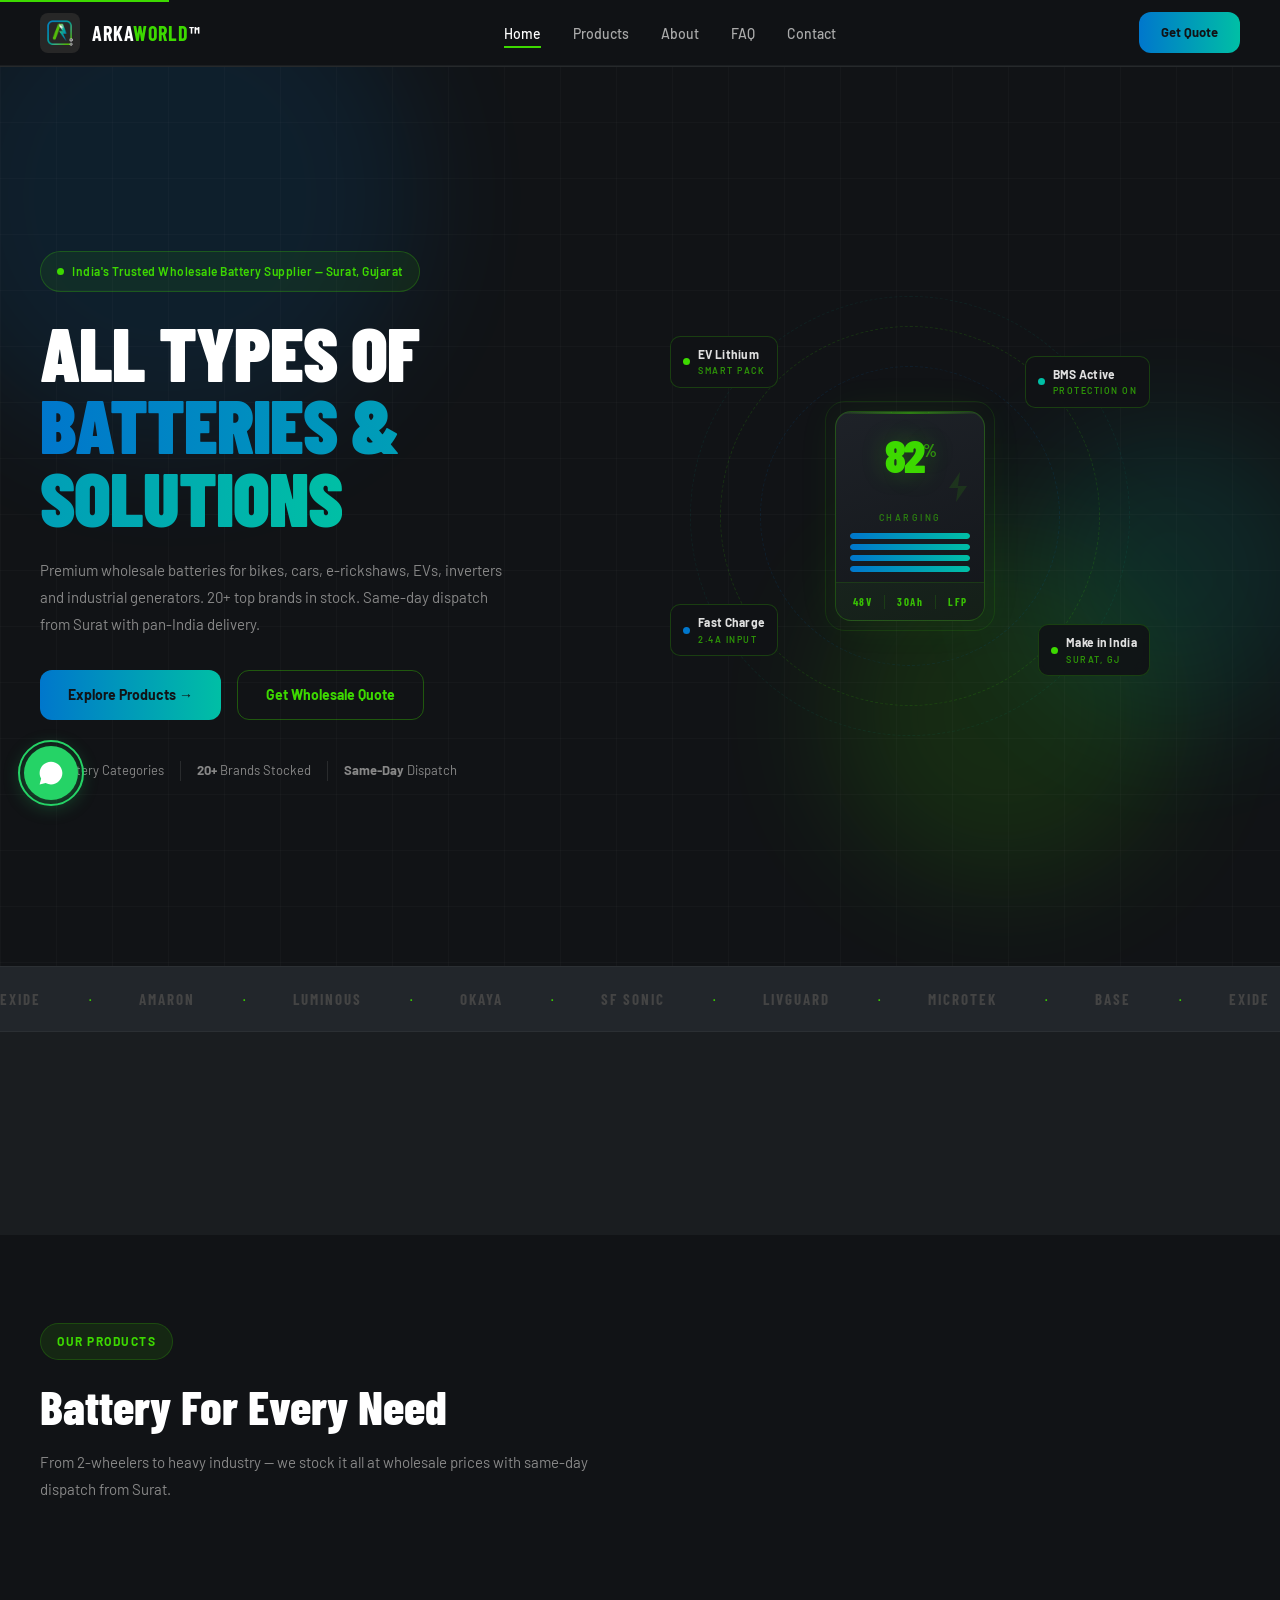
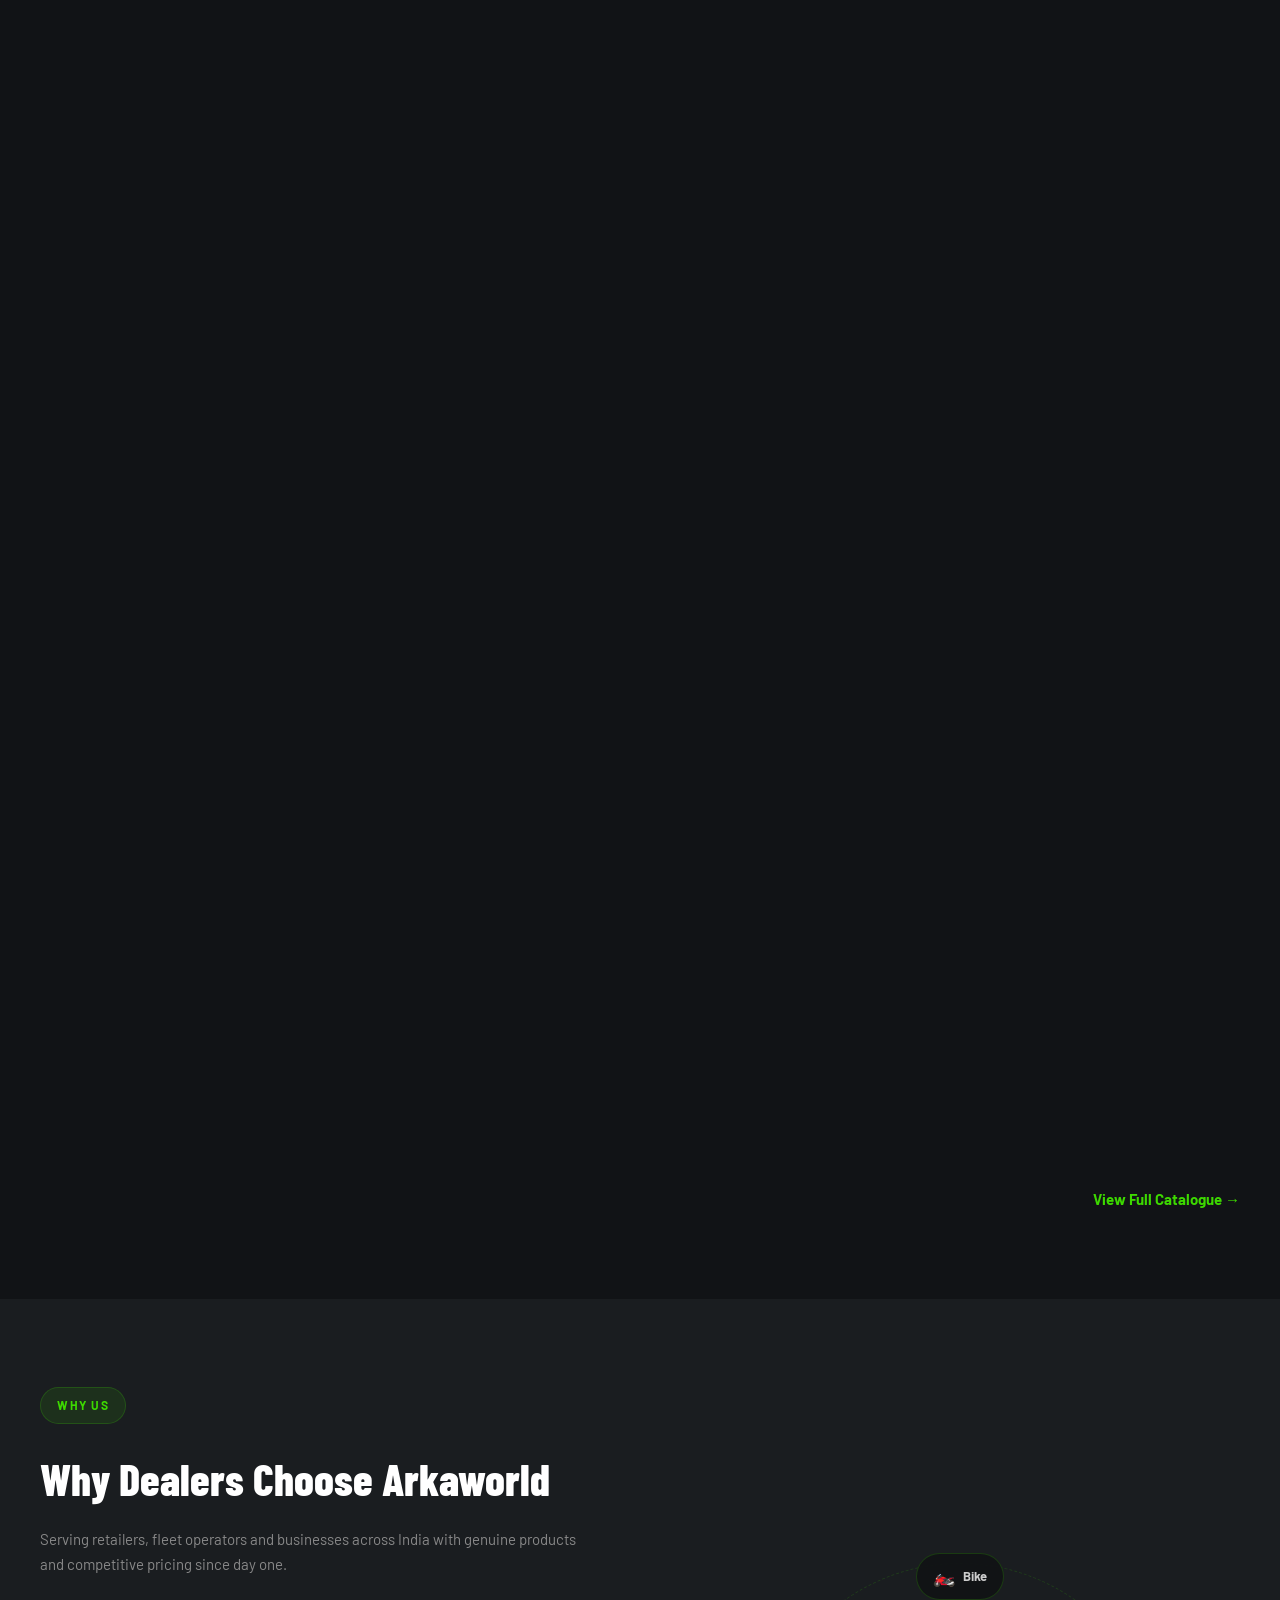
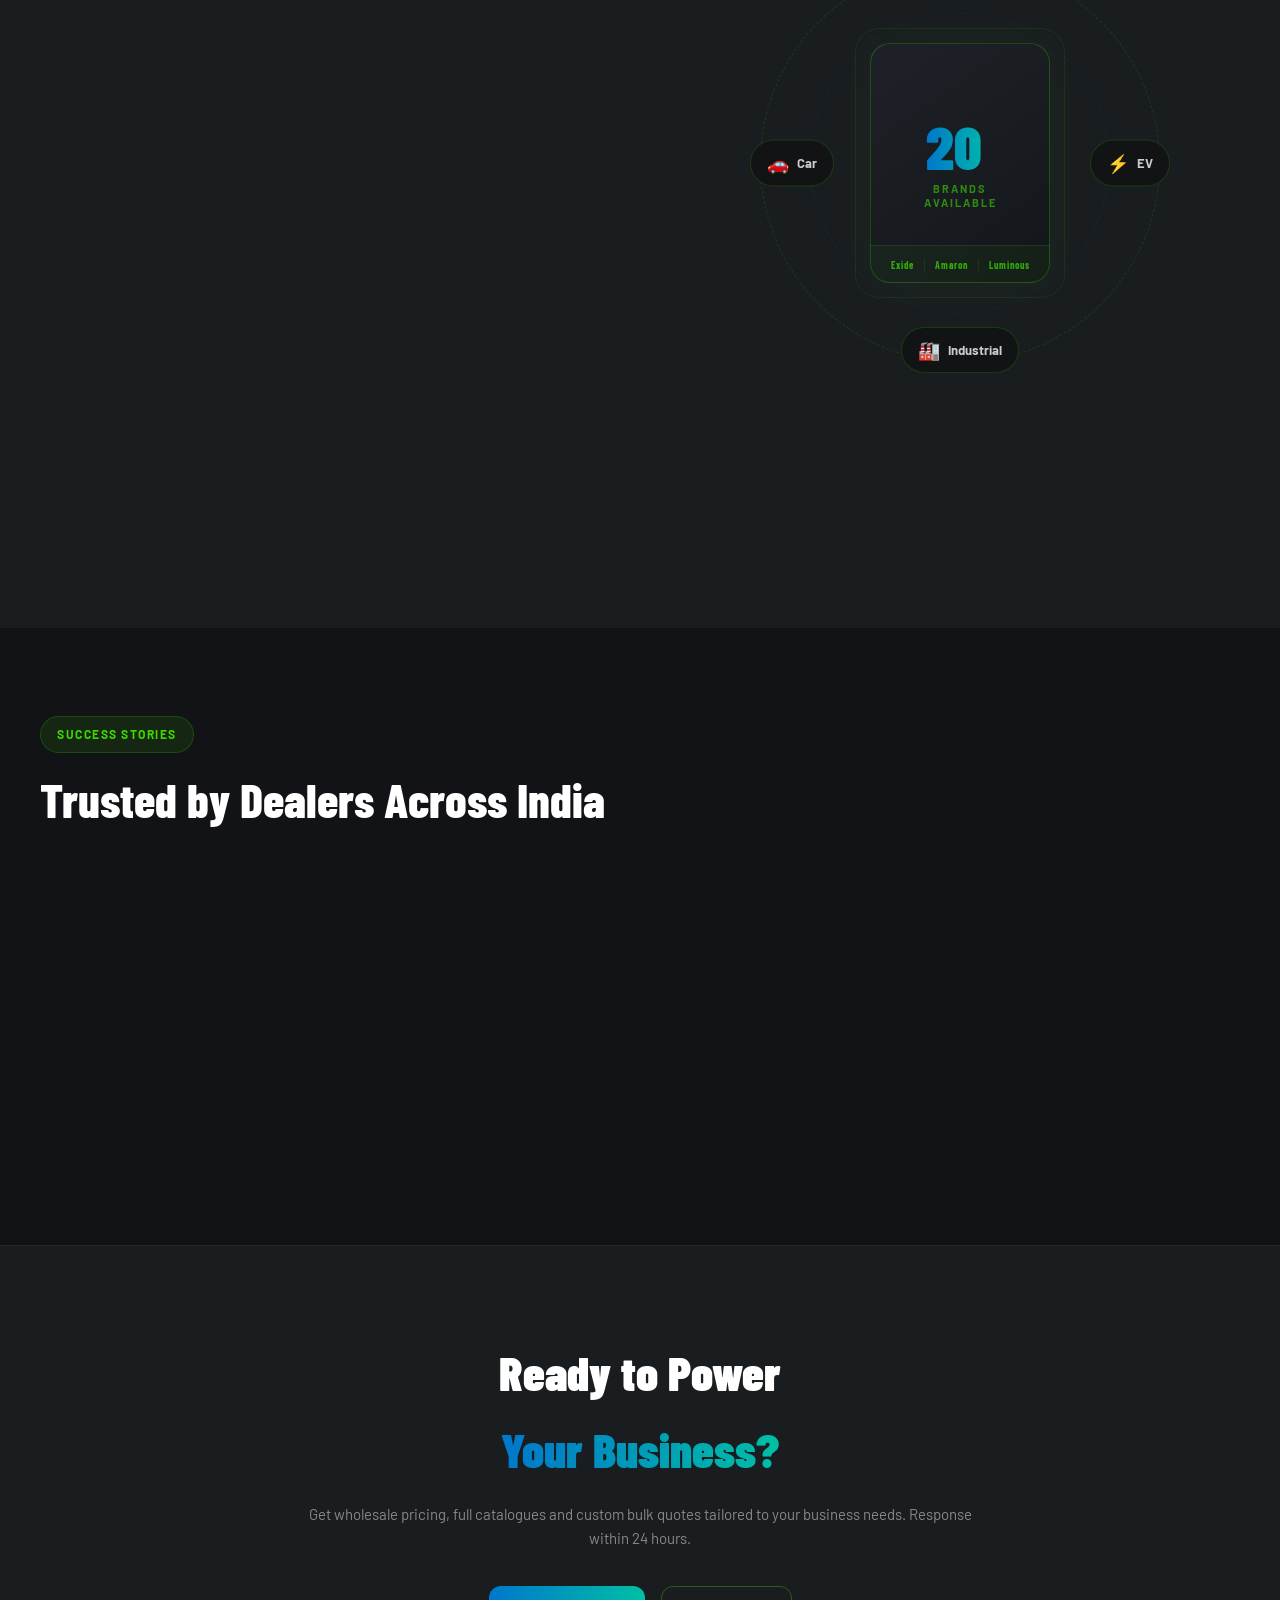
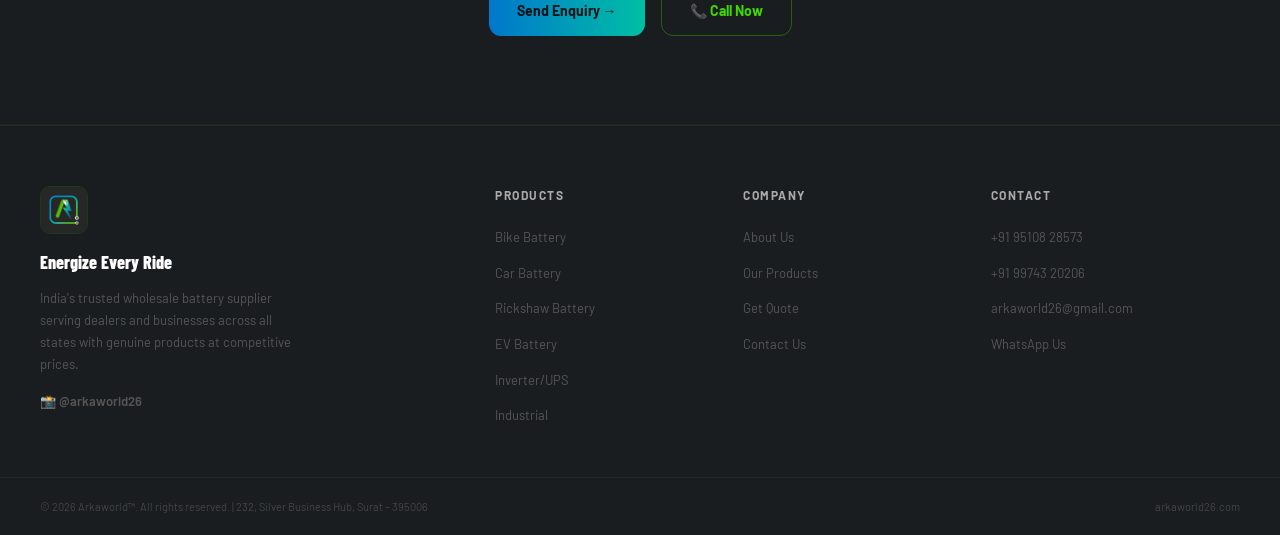
<file: index.html>
<!DOCTYPE html>
<html lang="en">
<head>
    <meta charset="UTF-8">
    <meta name="viewport" content="width=device-width, initial-scale=1.0">
    <title>Arkaworld™ — Wholesale Battery Supplier India | Bike Car EV Inverter Industrial</title>
    <meta name="description" content="India's trusted wholesale battery supplier in Surat. Exide, Amaron, Luminous, Okaya and 20+ brands. Bike, car, EV, e-rickshaw, inverter and industrial batteries. Pan-India delivery.">
    <meta name="keywords" content="wholesale batteries India, LiFePO4 batteries, battery supplier, EV batteries, inverter batteries, solar batteries, battery distributor, Surat batteries, lithium batteries">
    <meta name="author" content="Arkaworld™">
    <meta name="robots" content="index,follow,max-image-preview:large,max-snippet:-1,max-video-preview:-1">
    <meta name="theme-color" content="#111316">
    
    <!-- GEO Tags -->
    <meta name="geo.placename" content="Surat, Gujarat, India">
    <meta name="geo.region" content="IN-GJ">
    <meta name="ICBM" content="21.1707,72.8311">
    
    <!-- Open Graph -->
    <meta property="og:title" content="Arkaworld™ — Wholesale Battery Supplier">
    <meta property="og:description" content="Premium LiFePO4 batteries for bikes, cars, EVs, e-rickshaws, inverters. 20+ trusted brands. Pan-India delivery.">
    <meta property="og:type" content="business.business">
    <meta property="og:url" content="https://arkaworld26.com">
    <meta property="og:image" content="https://arkaworld26.com/img/arkalogo.jpeg">
    <meta property="og:site_name" content="Arkaworld™">
    
    <!-- Twitter Card -->
    <meta name="twitter:card" content="summary_large_image">
    <meta name="twitter:title" content="Arkaworld™ — Wholesale Battery Supplier">
    <meta name="twitter:description" content="Premium LiFePO4 batteries for all applications">
    <meta name="twitter:image" content="https://arkaworld26.com/img/arkalogo.jpeg">
    
    <!-- Canonical URL -->
    <link rel="canonical" href="https://arkaworld26.com/index.html">
    
    <!-- AI Optimization -->
    <link rel="preload" as="image" href="img/arkalogo.jpeg">
    <link rel="prefetch" href="data/products.json">
    
    <!-- JSON-LD Schema -->
    <script type="application/ld+json">
    {
      "@context": "https://schema.org",
      "@type": "Organization",
      "name": "Arkaworld™",
      "url": "https://arkaworld26.com",
      "logo": "https://arkaworld26.com/img/arkalogo.jpeg",
      "description": "Wholesale battery supplier in India specializing in LiFePO4 batteries",
      "telephone": "+91-99743-20206",
      "email": "arkaworld26@gmail.com",
      "address": {
        "@type": "PostalAddress",
        "streetAddress": "232, Silver Business Hub, Bapa Sitaram Chowk, Simada Naka",
        "addressLocality": "Surat",
        "addressRegion": "Gujarat",
        "postalCode": "395006",
        "addressCountry": "IN"
      },
      "sameAs": [
        "https://www.facebook.com/arkaworld",
        "https://www.instagram.com/arkaworld26",
        "https://wa.me/message/ARKAWORLD"
      ]
    }
    </script>
    
    <link rel="manifest" href="manifest.json">
    <link rel="icon" type="image/x-icon" href="favicon.ico">
    <link rel="preconnect" href="https://fonts.googleapis.com">
    <link rel="preconnect" href="https://fonts.gstatic.com" crossorigin>
    <link href="https://fonts.googleapis.com/css2?family=Barlow+Condensed:wght@400;600;700;800;900&family=Barlow:wght@300;400;500;600;700&display=swap" rel="stylesheet">
    <link rel="stylesheet" href="css/style.css">
</head>
<body>
<a href="#main-content" class="skip-link">Skip to main content</a>

<nav class="navbar" aria-label="Main navigation">
  <div class="navbar-inner">
    <a href="index.html" class="logo-box">
      <img src="img/arkalogo.jpeg" alt="Arkaworld Logo" class="logo">
      <span class="logo-text">Arka<span class="logo-o">world</span>™</span>
    </a>
    <ul class="nav-links">
      <li><a href="index.html" class="nav-link active">Home</a></li>
      <li><a href="products.html" class="nav-link">Products</a></li>
      <li><a href="about.html" class="nav-link">About</a></li>
      <li><a href="faq.html" class="nav-link">FAQ</a></li>
      <li><a href="contact.html" class="nav-link">Contact</a></li>
    </ul>
    <a href="contact.html" class="get-quote-btn">Get Quote</a>
    <button class="hamburger" aria-label="Toggle menu" aria-expanded="false"><span></span><span></span><span></span></button>
  </div>
  <div class="scroll-progress"></div>
</nav>

<div class="mobile-menu">
  <a href="index.html" class="mobile-menu-link">Home</a>
  <a href="products.html" class="mobile-menu-link">Products</a>
  <a href="about.html" class="mobile-menu-link">About Us</a>  <a href="faq.html" class="mobile-menu-link">FAQ</a>  <a href="contact.html" class="mobile-menu-link">Contact</a>
  <a href="contact.html" class="mobile-menu-link mobile-quote">Get Wholesale Quote →</a>
</div>

<main id="main-content">

  <!-- HERO -->
  <section class="hero">
    <div class="hero-bg">
      <div class="hero-orb orb-1"></div>
      <div class="hero-orb orb-2"></div>
      <div class="hero-orb orb-3"></div>
      <div class="grid-overlay"></div>
      <div class="particles" data-count="28"></div>
    </div>
    <div class="hero-container">
      <div class="hero-content">
        <div class="hero-badge"><span class="badge-dot"></span>India's Trusted Wholesale Battery Supplier — Surat, Gujarat</div>
        <h1 class="hero-title">ALL TYPES OF<br><span class="grad-text">BATTERIES & SOLUTIONS</span></h1>
        <p class="hero-subtitle">Premium wholesale batteries for bikes, cars, e-rickshaws, EVs, inverters and industrial generators. 20+ top brands in stock. Same-day dispatch from Surat with pan-India delivery.</p>
        <div class="hero-buttons">
          <a href="products.html" class="btn btn-primary">Explore Products →</a>
          <a href="contact.html" class="btn btn-outline">Get Wholesale Quote</a>
        </div>
        <div class="trust-row">
          <span><strong>6+</strong> Battery Categories</span>
          <span class="divider"></span>
          <span><strong>20+</strong> Brands Stocked</span>
          <span class="divider"></span>
          <span><strong>Same-Day</strong> Dispatch</span>
        </div>
      </div>
      <div class="hero-visual" id="heroVisual">

  <!-- Rotating rings -->
  <div class="hv-ring hv-ring-1"></div>
  <div class="hv-ring hv-ring-2"></div>
  <div class="hv-ring hv-ring-3"></div>

  <!-- Glow pulse -->
  <div class="hv-glow-pulse"></div>

  <!-- Battery body -->
  <div class="hv-battery">
    <div class="hv-terminal"></div>
    <div class="hv-scanline"></div>

    <!-- Percentage -->
    <div class="hv-pct">
      <span id="hvPctNum">82</span><span class="hv-pct-unit">%</span>
    </div>

    <!-- Bolt icon -->
    <div class="hv-bolt">
      <svg width="24" height="34" viewBox="0 0 24 34" fill="none">
        <path d="M14 2L3 18H12L10 32L21 16H12L14 2Z" fill="#3DD900"/>
      </svg>
    </div>

    <!-- Charge bars -->
    <div class="hv-bars">
      <div class="hv-bar-label">CHARGING</div>
      <div class="hv-bar-wrap"><div class="hv-bar hv-bar-1"></div></div>
      <div class="hv-bar-wrap"><div class="hv-bar hv-bar-2"></div></div>
      <div class="hv-bar-wrap"><div class="hv-bar hv-bar-3"></div></div>
      <div class="hv-bar-wrap"><div class="hv-bar hv-bar-4"></div></div>
    </div>

    <!-- Spec strip -->
    <div class="hv-spec-strip">
      <span class="hv-spec-val" id="hvSpec1">48V</span>
      <span class="hv-spec-sep"></span>
      <span class="hv-spec-val" id="hvSpec2">30Ah</span>
      <span class="hv-spec-sep"></span>
      <span class="hv-spec-val" id="hvSpec3">LFP</span>
    </div>
  </div>

  <!-- Floating badges -->
  <div class="hv-badge hv-badge-tl">
    <span class="hv-bdot"></span>
    <div><div class="hv-btext">EV Lithium</div><div class="hv-bsub">SMART PACK</div></div>
  </div>
  <div class="hv-badge hv-badge-tr">
    <span class="hv-bdot" style="background:#00BFA5;animation-delay:0.6s"></span>
    <div><div class="hv-btext">BMS Active</div><div class="hv-bsub">PROTECTION ON</div></div>
  </div>
  <div class="hv-badge hv-badge-bl">
    <span class="hv-bdot" style="background:#0077CC;animation-delay:1.2s"></span>
    <div><div class="hv-btext">Fast Charge</div><div class="hv-bsub">2.4A INPUT</div></div>
  </div>
  <div class="hv-badge hv-badge-br">
    <span class="hv-bdot" style="animation-delay:0.9s"></span>
    <div><div class="hv-btext">Make in India</div><div class="hv-bsub">SURAT, GJ</div></div>
  </div>

  <!-- Orbit dots container -->
  <div class="hv-orbit" id="hvOrbit"></div>

      </div>
    </div>
  </section>

  <!-- BRAND MARQUEE -->
  <section class="marquee-section">
    <div class="marquee-strip">
      <div class="marquee-content">
        <span class="brand-item">EXIDE</span><span class="brand-dot">•</span>
        <span class="brand-item">AMARON</span><span class="brand-dot">•</span>
        <span class="brand-item">LUMINOUS</span><span class="brand-dot">•</span>
        <span class="brand-item">OKAYA</span><span class="brand-dot">•</span>
        <span class="brand-item">SF SONIC</span><span class="brand-dot">•</span>
        <span class="brand-item">LIVGUARD</span><span class="brand-dot">•</span>
        <span class="brand-item">MICROTEK</span><span class="brand-dot">•</span>
        <span class="brand-item">BASE</span><span class="brand-dot">•</span>
        <span class="brand-item">EXIDE</span><span class="brand-dot">•</span>
        <span class="brand-item">AMARON</span><span class="brand-dot">•</span>
        <span class="brand-item">LUMINOUS</span><span class="brand-dot">•</span>
        <span class="brand-item">OKAYA</span><span class="brand-dot">•</span>
        <span class="brand-item">SF SONIC</span><span class="brand-dot">•</span>
        <span class="brand-item">LIVGUARD</span><span class="brand-dot">•</span>
        <span class="brand-item">MICROTEK</span><span class="brand-dot">•</span>
        <span class="brand-item">BASE</span>
      </div>
    </div>
  </section>

  <!-- STATS -->
  <section class="stats-section">
    <div class="stats-container">
      <div class="stat-item reveal"><span class="stat-number" data-counter="6">0</span><span class="stat-label">Battery Categories</span></div>
      <div class="stat-item reveal"><span class="stat-number" data-counter="20">0</span><span class="stat-label">Top Brands</span></div>
      <div class="stat-item reveal"><span class="stat-number" data-counter="99">0</span><span class="stat-label">% Order Fulfilment</span></div>
      <div class="stat-item reveal"><span class="stat-number" data-counter="24">0</span><span class="stat-label">Hr Quote Response</span></div>
      <div class="stat-item reveal"><span class="stat-number">✓</span><span class="stat-label">All India Delivery</span></div>
    </div>
  </section>

  <!-- PRODUCTS -->
  <section class="products-section" style="padding:88px 40px;">
    <div class="page-content">
      <span class="section-pill">Our Products</span>
      <h2 class="section-title">Battery For Every Need</h2>
      <p class="section-sub">From 2-wheelers to heavy industry — we stock it all at wholesale prices with same-day dispatch from Surat.</p>


      <div class="products-grid">

        <a href="products.html?filter=bike" class="product-card reveal" data-category="bike" style="text-decoration:none;color:inherit;display:block;">
          <div class="product-card-img-wrap">
            <img src="img/amaron-pro-bike-high-cca-12v-5ah.png" alt="Bike Battery 12V MF sealed maintenance-free for motorcycles and scooters" class="product-card-img">
          </div>
          <div class="product-card-body">
            <h3 class="product-title">🏍️ Bike & Scooter Battery</h3>
            <p class="product-desc">Sealed MF and wet-cell batteries for 100cc–250cc motorcycles and scooters. Compatible with Hero Splendor, Honda Activa, Bajaj Pulsar, TVS Apache and all popular models.</p>
            <div class="product-specs"><span class="spec-tag">2.5Ah–9Ah</span><span class="spec-tag">12V</span><span class="spec-tag">MF Sealed</span><span class="spec-tag">Wet Cell</span></div>
            <div class="product-brand">Exide • Amaron • SF Sonic • Okaya</div>
            <div class="cta-link"><span class="link-arrow">View Products →</span></div>
          </div>
        </a>

        <a href="products.html?filter=car" class="product-card reveal" data-category="car" style="text-decoration:none;color:inherit;display:block;">
          <div class="product-card-img-wrap">
            <img src="img/amaron-livguard-sedan-smf-12v-55ah.png" alt="Car battery 12V SMF AGM for hatchbacks sedans SUVs and MUVs" class="product-card-img">
          </div>
          <div class="product-card-body">
            <h3 class="product-title">🚗 Car & SUV Battery</h3>
            <p class="product-desc">High-cranking SMF and AGM batteries for hatchbacks, sedans and SUVs. Fits Maruti, Hyundai, Tata, Honda, Toyota and all major OEM specifications.</p>
            <div class="product-specs"><span class="spec-tag">35Ah–100Ah</span><span class="spec-tag">12V</span><span class="spec-tag">AGM / SMF</span><span class="spec-tag">Stop-Start Ready</span></div>
            <div class="product-brand">Exide • Amaron • Livguard • Base</div>
            <div class="cta-link"><span class="link-arrow">View Products →</span></div>
          </div>
        </a>

        <a href="products.html?filter=rickshaw" class="product-card reveal" data-category="rickshaw" style="text-decoration:none;color:inherit;display:block;">
          <div class="product-card-img-wrap">
            <img src="img/okaya-ev-rickshaw-lithium-48-72v.png" alt="E-Rickshaw deep cycle tubular battery 100Ah 150Ah 6V 8V for electric three wheelers" class="product-card-img">
          </div>
          <div class="product-card-body">
            <h3 class="product-title">🛺 E-Rickshaw Battery</h3>
            <p class="product-desc">Heavy-duty deep-cycle tubular batteries engineered for daily e-rickshaw and e-cart operations. Superior charge acceptance and 1200+ cycle life for maximum uptime.</p>
            <div class="product-specs"><span class="spec-tag">100Ah–200Ah</span><span class="spec-tag">6V / 8V / 12V</span><span class="spec-tag">Deep Cycle Tubular</span><span class="spec-tag">1200+ Cycles</span></div>
            <div class="product-brand">Exide • Okaya • Amaron • Luminous</div>
            <div class="cta-link"><span class="link-arrow">View Products →</span></div>
          </div>
        </a>

        <a href="products.html?filter=ev" class="product-card reveal" data-category="ev" style="text-decoration:none;color:inherit;display:block;">
          <div class="product-card-img-wrap">
            <img src="img/trontek-performance-72v-30-40ah-nmc-lfp.png" alt="EV lithium ion LiFePO4 battery pack 48V 60V 72V with Smart BMS for electric scooters bikes" class="product-card-img">
          </div>
          <div class="product-card-body">
            <h3 class="product-title">⚡ EV & E-Scooter Battery</h3>
            <p class="product-desc">Lithium-Ion and LiFePO4 battery packs with Smart BMS, auto cell balancing, and fast-charge support. Lightweight, long-life packs for electric two-wheelers and three-wheelers. Make in India.</p>
            <div class="product-specs"><span class="spec-tag">48V–72V</span><span class="spec-tag">20Ah–40Ah</span><span class="spec-tag">Li-Ion / LFP</span><span class="spec-tag">Smart BMS</span><span class="spec-tag">1500+ Cycles</span><span class="spec-tag">Fast Charge</span></div>
            <div class="product-brand">Okaya • Exide Livo • Livguard • OEM Packs</div>
            <div class="cta-link"><span class="link-arrow">View Products →</span></div>
          </div>
        </a>

        <a href="products.html?filter=inverter" class="product-card reveal" data-category="inverter" style="text-decoration:none;color:inherit;display:block;">
          <div class="product-card-img-wrap">
            <img src="img/luminous-microtek-entry-inverter-12v-100ah.png" alt="Inverter UPS tall tubular flat plate battery 100Ah 150Ah 200Ah for home office solar" class="product-card-img">
          </div>
          <div class="product-card-body">
            <h3 class="product-title">🔌 Inverter, UPS & Solar Battery</h3>
            <p class="product-desc">Tall tubular, flat-plate and LiFePO4 batteries for home inverters, commercial UPS and solar storage. Zero-maintenance lithium options available with 3000+ cycle life and BMS protection.</p>
            <div class="product-specs"><span class="spec-tag">100Ah–200Ah</span><span class="spec-tag">12V / 24V / 48V</span><span class="spec-tag">Tall Tubular / LFP</span><span class="spec-tag">3000+ Cycles</span><span class="spec-tag">Solar Compatible</span></div>
            <div class="product-brand">Luminous • Exide • Microtek • Livguard • Okaya</div>
            <div class="cta-link"><span class="link-arrow">View Products →</span></div>
          </div>
        </a>

        <a href="products.html?filter=industrial" class="product-card reveal" data-category="industrial" style="text-decoration:none;color:inherit;display:block;">
          <div class="product-card-img-wrap">
            <img src="img/exide-amaron-vrla-agm-12v-100-150ah.png" alt="Industrial VRLA gel battery 200Ah to 1000Ah for DG sets telecom data centres solar farms" class="product-card-img">
          </div>
          <div class="product-card-body">
            <h3 class="product-title">🏭 Industrial & Generator Battery</h3>
            <p class="product-desc">VRLA, AGM, gel and flooded batteries for DG sets, telecom towers, data centres, solar farms and material handling equipment. Custom capacity and rack configurations available.</p>
            <div class="product-specs"><span class="spec-tag">200Ah–1000Ah</span><span class="spec-tag">12V · 24V · 48V</span><span class="spec-tag">VRLA / Gel / AGM</span><span class="spec-tag">Telecom / Solar / DG Sets</span></div>
            <div class="product-brand">Exide • Amaron • Base • SF Sonic</div>
            <div class="cta-link"><span class="link-arrow">View Products →</span></div>
          </div>
        </a>

      </div>
      <div class="cta-link" style="margin-top:4px;">
        <a href="products.html" class="link-arrow" style="font-size:15px;">View Full Catalogue →</a>
      </div>
    </div>
  </section>

  <!-- WHY CHOOSE US -->
  <section class="why-section">
    <div class="why-grid">
      <div class="why-content">
        <span class="section-pill">Why Us</span>
        <h2 class="why-title">Why Dealers Choose Arkaworld</h2>
        <p class="why-subtitle">Serving retailers, fleet operators and businesses across India with genuine products and competitive pricing since day one.</p>
        <div class="why-reasons">
          <div class="reason-item reveal"><span class="reason-number">01</span><div class="reason-body"><h3>Wholesale Pricing</h3><p>Competitive bulk rates with volume discounts. Minimum order from 1 piece. Custom pricing for large fleet and dealer orders across India.</p></div></div>
          <div class="reason-item reveal"><span class="reason-number">02</span><div class="reason-body"><h3>Same-Day Dispatch</h3><p>All orders placed before 2 PM dispatched same day from our Surat warehouse. Pan-India delivery in 24-72 hours via trusted logistics partners.</p></div></div>
          <div class="reason-item reveal"><span class="reason-number">03</span><div class="reason-body"><h3>20+ Genuine Brands</h3><p>Exide, Amaron, Luminous, Okaya, SF Sonic, Livguard, Microtek, Base and more - all 100% genuine, OEM-authorized, warranty-backed products.</p></div></div>
          <div class="reason-item reveal"><span class="reason-number">04</span><div class="reason-body"><h3>Expert Battery Guidance</h3><p>Not sure which battery fits your vehicle or use case? Our technical team provides free consultation and compatibility checks within hours.</p></div></div>
        </div>
      </div>
      <div class="why-visual">
        <div class="why-anim-wrap" id="whyAnim">

          <div class="why-ring-outer">
            <div class="why-ring why-ring-1"></div>
            <div class="why-ring why-ring-2"></div>
          </div>

          <div class="why-pulse-ring"></div>

          <!-- Center card -->
          <div class="why-center-card">
            <div class="why-center-num">20<span style="font-size:28px;opacity:0.6">+</span></div>
            <div class="why-center-label">Brands<br>Available</div>
            <div class="why-ticker">
              <span class="why-ticker-val" id="wt1">Exide</span>
              <span class="why-ticker-sep"></span>
              <span class="why-ticker-val" id="wt2">Amaron</span>
              <span class="why-ticker-sep"></span>
              <span class="why-ticker-val" id="wt3">Luminous</span>
            </div>
          </div>

          <!-- Orbit badges -->
          <div class="why-orbit-badge why-orb-top">
            <span class="why-orbit-icon">🏍️</span>
            <span class="why-orbit-text">Bike</span>
          </div>
          <div class="why-orbit-badge why-orb-right">
            <span class="why-orbit-icon">⚡</span>
            <span class="why-orbit-text">EV</span>
          </div>
          <div class="why-orbit-badge why-orb-bottom">
            <span class="why-orbit-icon">🏭</span>
            <span class="why-orbit-text">Industrial</span>
          </div>
          <div class="why-orbit-badge why-orb-left">
            <span class="why-orbit-icon">🚗</span>
            <span class="why-orbit-text">Car</span>
          </div>

        </div>
      </div>
    </div>
  </section>

  <!-- TESTIMONIALS -->
  <section class="testimonials-section" style="padding:88px 40px;">
    <div style="max-width:1280px;margin:0 auto;">
      <span class="section-pill">Success Stories</span>
      <h2 class="section-title">Trusted by Dealers Across India</h2>
      <div class="testimonials-grid">
        <div class="testimonial-card reveal">
          <div class="testi-quote-mark">"</div>
          <p class="testi-content">Arkaworld has been our primary battery supplier for over 2 years. Best wholesale pricing in Gujarat, genuine brands, and delivery is always on time. Any dealer in the auto parts business must work with them.</p>
          <div class="testi-footer">
            <img src="img/avatar1.jpeg" alt="Rajesh Patel" class="testi-avatar-img" data-initials="RP">
            <div class="testi-info"><p class="testi-name">Rajesh Patel</p><p class="testi-role">Auto Parts Dealer, Ahmedabad</p><div class="testi-stars">★★★★★</div></div>
          </div>
        </div>
        <div class="testimonial-card reveal">
          <div class="testi-quote-mark">"</div>
          <p class="testi-content">We buy EV packs and e-rickshaw batteries in bulk every month. Arkaworld gives the best dealer margin with zero compromise on quality. Their lithium EV packs have zero complaints from our customers.</p>
          <div class="testi-footer">
            <img src="img/avatar2.jpeg" alt="Suresh Hirapara" class="testi-avatar-img" data-initials="SH">
            <div class="testi-info"><p class="testi-name">Suresh Hirapara</p><p class="testi-role">EV Fleet Operator, Surat</p><div class="testi-stars">★★★★★</div></div>
          </div>
        </div>
        <div class="testimonial-card reveal">
          <div class="testi-quote-mark">"</div>
          <p class="testi-content">Industrial and telecom battery sourcing used to be a real headache. Now one call to Arkaworld and the order ships same day. Consistent quality, genuine products, and professional support every time.</p>
          <div class="testi-footer">
            <img src="img/avatar3.jpeg" alt="Manish Shah" class="testi-avatar-img" data-initials="MS">
            <div class="testi-info"><p class="testi-name">Manish Shah</p><p class="testi-role">Factory & Warehouse Owner, Vadodara</p><div class="testi-stars">★★★★★</div></div>
          </div>
        </div>
      </div>
    </div>
  </section>

  <!-- CTA -->
  <section class="cta-section">
    <div class="cta-card">
      <h2>Ready to Power<br><span class="grad-text">Your Business?</span></h2>
      <p>Get wholesale pricing, full catalogues and custom bulk quotes tailored to your business needs. Response within 24 hours.</p>
      <div class="cta-buttons">
        <a href="contact.html" class="btn btn-primary">Send Enquiry →</a>
        <a href="tel:+919510828573" class="btn btn-outline">📞 Call Now</a>
      </div>
    </div>
  </section>

</main>

<!-- Footer -->
<footer class="footer">
  <div class="footer-grid">
    <div class="footer-col"><div class="footer-brand">
      <img src="img/arkalogo.jpeg" alt="Arkaworld Logo" class="footer-logo">
      <p class="footer-tagline">Energize Every Ride</p>
      <p class="footer-desc">India's trusted wholesale battery supplier serving dealers and businesses across all states with genuine products at competitive prices.</p>
      <a href="https://www.instagram.com/arkaworld26" target="_blank" class="social-link" rel="noopener noreferrer">📸 @arkaworld26</a>
    </div></div>
    <div class="footer-col"><h4>Products</h4><ul>
      <li><a href="products.html">Bike Battery</a></li><li><a href="products.html">Car Battery</a></li>
      <li><a href="products.html">Rickshaw Battery</a></li><li><a href="products.html">EV Battery</a></li>
      <li><a href="products.html">Inverter/UPS</a></li><li><a href="products.html">Industrial</a></li>
    </ul></div>
    <div class="footer-col"><h4>Company</h4><ul>
      <li><a href="about.html">About Us</a></li><li><a href="products.html">Our Products</a></li>
      <li><a href="contact.html">Get Quote</a></li><li><a href="contact.html">Contact Us</a></li>
    </ul></div>
    <div class="footer-col"><h4>Contact</h4><ul>
      <li><a href="tel:+919510828573">+91 95108 28573</a></li>
      <li><a href="tel:+919974320206">+91 99743 20206</a></li>
      <li><a href="mailto:arkaworld26@gmail.com">arkaworld26@gmail.com</a></li>
      <li><a href="https://wa.me/919510828573" target="_blank">WhatsApp Us</a></li>
    </ul></div>
  </div>
  <div class="footer-bottom">
    <p>© 2026 Arkaworld™. All rights reserved. | 232, Silver Business Hub, Surat – 395006</p>
    <p>arkaworld26.com</p>
  </div>
</footer>

<a href="https://wa.me/919510828573?text=Hi%20Arkaworld!%20I%20want%20wholesale%20battery%20pricing." target="_blank" class="whatsapp-btn" aria-label="Chat on WhatsApp">
  <svg width="26" height="26" viewBox="0 0 32 32" fill="white" xmlns="http://www.w3.org/2000/svg"><path d="M16 2C8.268 2 2 8.268 2 16c0 2.47.677 4.783 1.854 6.763L2 30l7.47-1.824A13.94 13.94 0 0016 30c7.732 0 14-6.268 14-14S23.732 2 16 2zm6.3 19.363c-.344-.172-2.038-1.005-2.354-1.12-.316-.115-.547-.172-.777.172-.23.344-.89 1.12-1.09 1.35-.2.23-.402.258-.745.086-.344-.172-1.452-.535-2.766-1.707-1.022-.91-1.712-2.035-1.913-2.379-.2-.344-.021-.53.15-.701.154-.154.344-.402.516-.603.172-.2.23-.344.344-.574.115-.23.058-.43-.029-.603-.086-.172-.777-1.876-1.064-2.565-.28-.674-.565-.583-.777-.593l-.66-.011a1.27 1.27 0 00-.919.43c-.316.344-1.206 1.178-1.206 2.873s1.234 3.334 1.406 3.563c.172.23 2.43 3.71 5.89 5.203.823.355 1.466.567 1.967.726.826.263 1.578.226 2.172.137.663-.1 2.038-.833 2.325-1.636.287-.803.287-1.492.2-1.636-.086-.143-.315-.23-.66-.402z"/></svg>
  <span class="whatsapp-tooltip">Chat on WhatsApp</span>
</a>

<div class="mobile-action-bar"><div class="action-buttons">
  <a href="tel:+919510828573" class="action-btn"><span class="action-btn-icon">📞</span><span class="action-text">Call</span></a>
  <a href="https://wa.me/919510828573?text=Hi%20Arkaworld!" target="_blank" class="action-btn"><span class="action-btn-icon">💬</span><span class="action-text">WhatsApp</span></a>
  <a href="contact.html" class="action-btn"><span class="action-btn-icon">📋</span><span class="action-text">Quote</span></a>
</div></div>

<button class="scroll-top" aria-label="Back to top">↑</button>
<script src="js/main.js"></script>
</body>
</html>
</file>
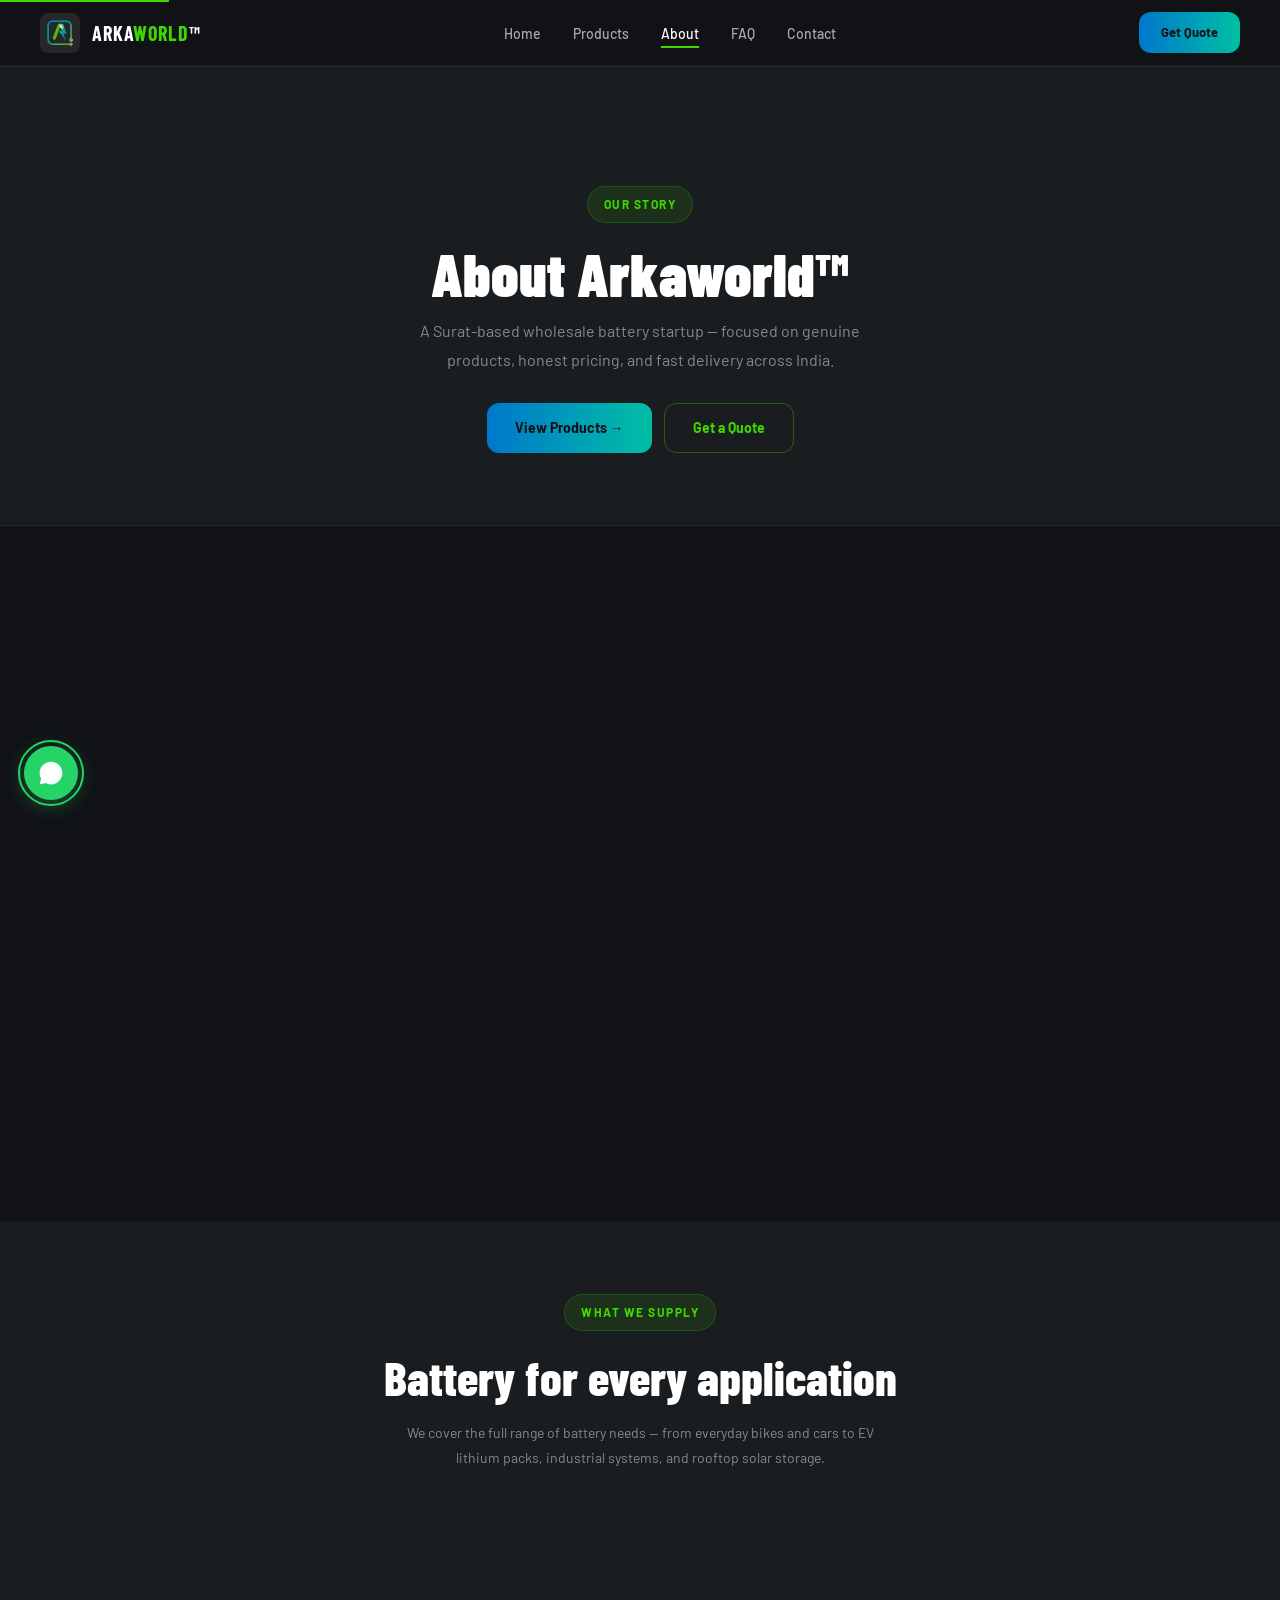
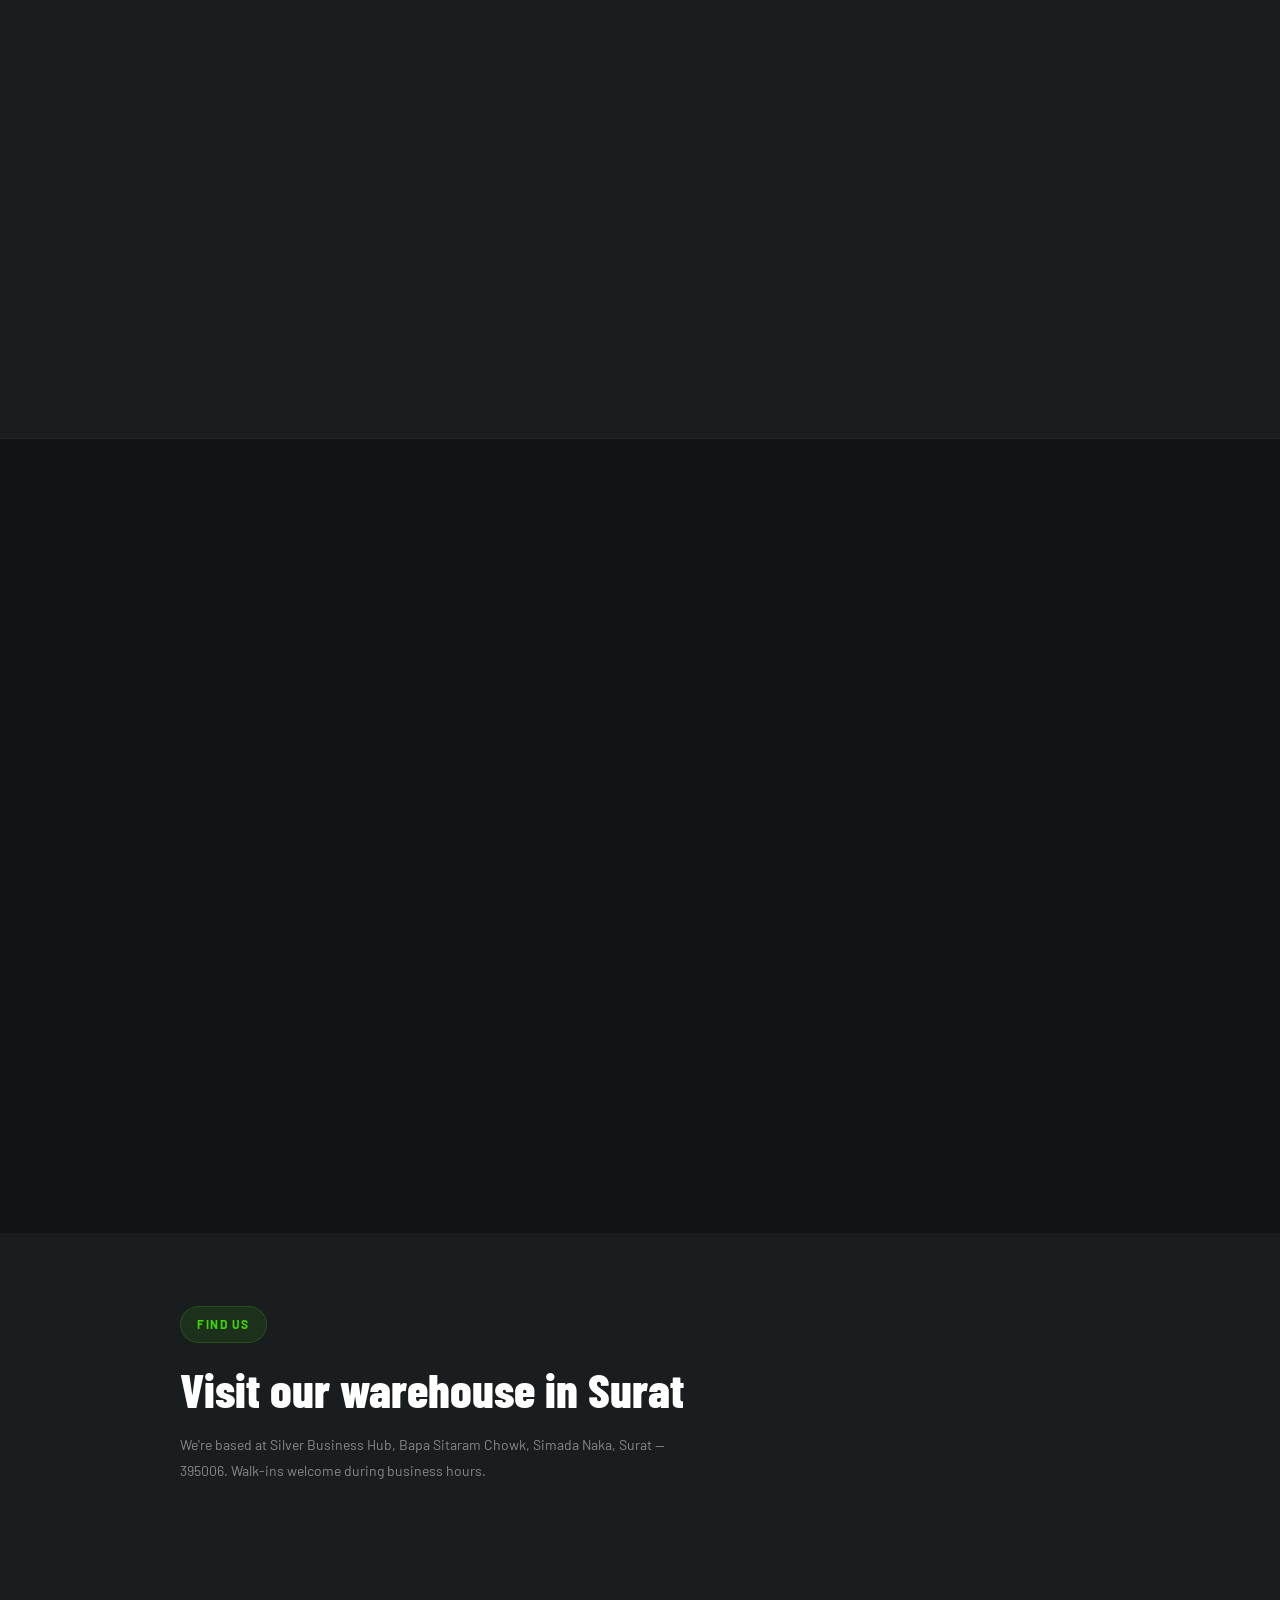
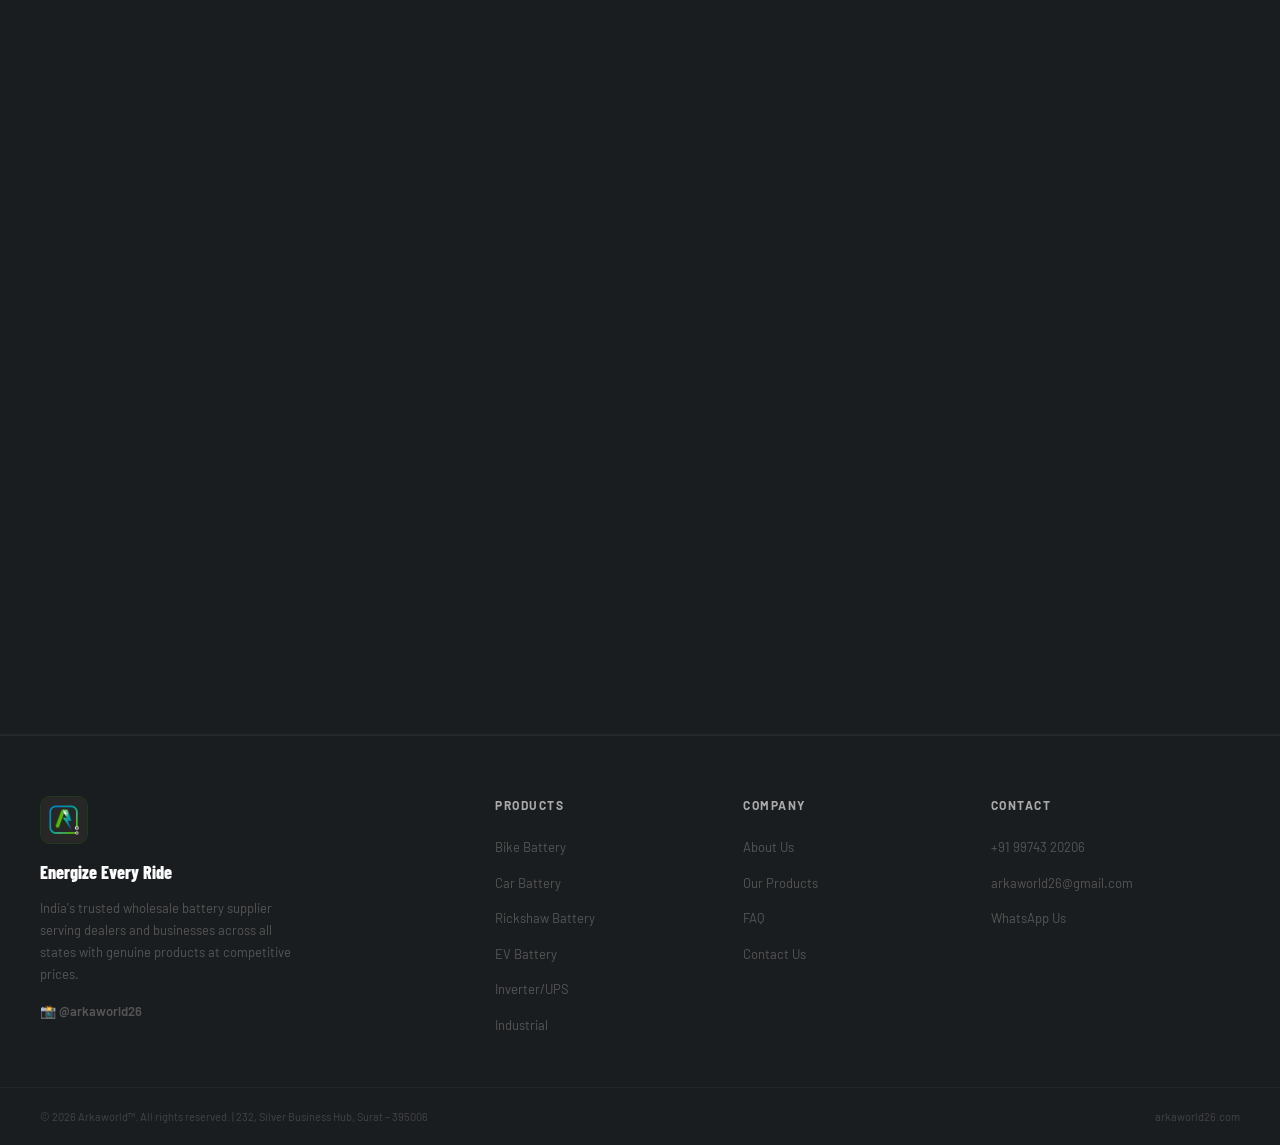
<file: about.html>
<!DOCTYPE html>
<html lang="en">
<head>
  <meta charset="UTF-8">
  <meta name="viewport" content="width=device-width, initial-scale=1.0">
  <title>About Arkaworld™ | Wholesale Battery Supplier Surat</title>
  <meta name="description" content="Learn about Arkaworld — a Surat-based wholesale battery startup supplying genuine batteries across India. 20+ brands, premium LiFePO4 batteries.">
  <meta name="keywords" content="about battery company, wholesale battery supplier, Surat battery business, Arkaworld company, battery distributor India">
  <meta name="author" content="Arkaworld™">
  <meta name="robots" content="index,follow,max-image-preview:large,max-snippet:-1,max-video-preview:-1">
  <meta name="theme-color" content="#111316">
  
  <!-- GEO Tags -->
  <meta name="geo.placename" content="Surat, Gujarat, India">
  <meta name="geo.region" content="IN-GJ">
  <meta name="ICBM" content="21.1707,72.8311">
  
  <!-- Open Graph -->
  <meta property="og:title" content="About Arkaworld™ | Wholesale Battery Supplier">
  <meta property="og:type" content="website">
  <meta property="og:url" content="https://arkaworld26.com/about.html">
  <meta property="og:image" content="https://arkaworld26.com/img/arkalogo.jpeg">
  <meta property="og:description" content="Premium wholesale battery supplier in Surat with 20+ brands and pan-India delivery">
  <meta property="og:site_name" content="Arkaworld™">
  
  <!-- Twitter Card -->
  <meta name="twitter:card" content="summary_large_image">
  <meta name="twitter:title" content="About Arkaworld™">
  <meta name="twitter:description" content="Wholesale battery supplier in India">
  <meta name="twitter:image" content="https://arkaworld26.com/img/arkalogo.jpeg">
  
  <!-- Canonical URL -->
  <link rel="canonical" href="https://arkaworld26.com/about.html">
  
  <!-- AI Optimization -->
  <link rel="preload" as="image" href="img/arkalogo.jpeg">
  
  <!-- JSON-LD Schema -->
  <script type="application/ld+json">
  {
    "@context": "https://schema.org",
    "@type": "AboutPage",
    "name": "About Arkaworld™",
    "url": "https://arkaworld26.com/about.html",
    "isPartOf": {
      "@type": "Organization",
      "name": "Arkaworld™",
      "url": "https://arkaworld26.com"
    }
  }
  </script>
  
  <link rel="icon" type="image/x-icon" href="favicon.ico">
  <link rel="manifest" href="manifest.json">
  <link rel="preconnect" href="https://fonts.googleapis.com">
  <link rel="preconnect" href="https://fonts.gstatic.com" crossorigin>
  <link href="https://fonts.googleapis.com/css2?family=Barlow+Condensed:wght@400;600;700;800;900&family=Barlow:wght@300;400;500;600;700&display=swap" rel="stylesheet">
  <link rel="stylesheet" href="css/style.css">
  <style>
    /* ── ABOUT PAGE STYLES ── */
    .about-section {
      padding: 72px 40px;
      border-bottom: 1px solid rgba(255,255,255,0.04);
    }
    .about-inner { max-width: 920px; margin: 0 auto; }

    .about-two {
      display: grid;
      grid-template-columns: 1fr 1fr;
      gap: 40px;
      align-items: start;
    }

    /* Accent cards */
    .about-card {
      background: var(--dark2);
      border: 1px solid rgba(255,255,255,0.07);
      border-radius: var(--radius-lg);
      padding: 24px;
      margin-bottom: 14px;
    }
    .about-card:last-child { margin-bottom: 0; }
    .about-card-bar {
      width: 32px; height: 3px;
      background: var(--green);
      border-radius: 2px;
      margin-bottom: 14px;
    }
    .about-card h3 {
      font-family: 'Barlow Condensed', sans-serif;
      font-size: 19px; font-weight: 800;
      color: #ddd; margin-bottom: 8px;
    }
    .about-card p { font-size: 13px; color: var(--gray); line-height: 1.8; }

    /* Supply grid */
    .supply-grid {
      display: grid;
      grid-template-columns: repeat(3, 1fr);
      gap: 14px;
      margin-top: 28px;
    }
    .supply-card {
      background: var(--dark2);
      border: 1px solid rgba(255,255,255,0.06);
      border-radius: var(--radius-lg);
      padding: 20px;
      text-align: center;
      transition: border-color 0.2s, transform 0.2s;
    }
    .supply-card:hover {
      border-color: rgba(61,217,0,0.25);
      transform: translateY(-2px);
    }
    .supply-card-icon { font-size: 28px; margin-bottom: 10px; }
    .supply-card h3 {
      font-family: 'Barlow Condensed', sans-serif;
      font-size: 16px; font-weight: 800;
      color: #ccc; margin-bottom: 6px;
    }
    .supply-card p { font-size: 11px; color: var(--gray); line-height: 1.65; }

    /* Why grid */
    .why-grid {
      display: grid;
      grid-template-columns: 1fr 1fr;
      gap: 12px;
      margin-top: 20px;
    }
    .why-card {
      background: var(--dark2);
      border: 1px solid rgba(255,255,255,0.06);
      border-radius: var(--radius-lg);
      padding: 18px;
      display: flex;
      gap: 14px;
      align-items: flex-start;
    }
    .why-icon {
      width: 34px; height: 34px; flex-shrink: 0;
      background: rgba(61,217,0,0.07);
      border: 1px solid rgba(61,217,0,0.14);
      border-radius: 8px;
      display: flex; align-items: center; justify-content: center;
      font-size: 15px;
    }
    .why-card h4 {
      font-family: 'Barlow Condensed', sans-serif;
      font-size: 16px; font-weight: 800;
      color: #ccc; margin-bottom: 4px;
    }
    .why-card p { font-size: 11px; color: var(--gray); line-height: 1.65; }

    /* Timeline */
    .timeline {
      border-left: 1px solid rgba(61,217,0,0.15);
      padding-left: 24px;
      margin-top: 24px;
    }
    .tl-item { position: relative; padding-bottom: 28px; }
    .tl-item:last-child { padding-bottom: 0; }
    .tl-dot {
      position: absolute; left: -31px; top: 4px;
      width: 13px; height: 13px;
      background: var(--green); border-radius: 50%;
      border: 3px solid var(--dark);
      box-shadow: 0 0 0 2px rgba(61,217,0,0.25);
    }
    .tl-year {
      font-size: 10px; color: var(--green);
      font-weight: 800; text-transform: uppercase;
      letter-spacing: 1.2px; margin-bottom: 4px;
    }
    .tl-title {
      font-family: 'Barlow Condensed', sans-serif;
      font-size: 18px; font-weight: 800;
      color: #ddd; margin-bottom: 4px;
    }
    .tl-desc { font-size: 12px; color: var(--gray); line-height: 1.75; }

    /* Location card */
    .loc-card {
      background: var(--dark2);
      border: 1px solid rgba(255,255,255,0.07);
      border-radius: var(--radius-lg);
      overflow: hidden;
      margin-top: 24px;
    }
    .loc-header {
      padding: 18px 24px;
      border-bottom: 1px solid rgba(255,255,255,0.06);
      display: flex; align-items: center; gap: 10px;
    }
    .loc-dot {
      width: 9px; height: 9px;
      background: var(--green); border-radius: 50%; flex-shrink: 0;
    }
    .loc-header h4 {
      font-family: 'Barlow Condensed', sans-serif;
      font-size: 18px; font-weight: 800;
    }
    .loc-details {
      display: grid; grid-template-columns: 1fr 1fr 1fr;
      gap: 16px; padding: 18px 24px;
      border-top: 1px solid rgba(255,255,255,0.06);
    }
    .loc-detail strong {
      display: block; font-size: 10px; color: #444;
      text-transform: uppercase; letter-spacing: 0.8px; margin-bottom: 4px;
    }
    .loc-detail span { font-size: 12px; color: #888; line-height: 1.6; }

    /* CTA block */
    .about-cta {
      background: var(--dark2);
      border: 1px solid rgba(61,217,0,0.12);
      border-radius: var(--radius-lg);
      padding: 36px;
      text-align: center;
      margin-top: 28px;
    }
    .about-cta h3 {
      font-family: 'Barlow Condensed', sans-serif;
      font-size: 28px; font-weight: 900; margin-bottom: 10px;
    }
    .about-cta p { font-size: 13px; color: var(--gray); margin-bottom: 20px; line-height: 1.75; }
    .about-cta-btns { display: flex; gap: 12px; justify-content: center; flex-wrap: wrap; }

    @media (max-width: 768px) {
      .about-section { padding: 48px 22px; }
      .about-two { grid-template-columns: 1fr; gap: 28px; }
      .supply-grid { grid-template-columns: repeat(2, 1fr); }
      .why-grid { grid-template-columns: 1fr; }
      .loc-details { grid-template-columns: 1fr; gap: 12px; }
    }
    @media (max-width: 480px) {
      .supply-grid { grid-template-columns: 1fr; }
    }
  </style>
</head>
<body>
<a href="#main" class="skip-link">Skip to main content</a>

<nav class="navbar" aria-label="Main navigation">
  <div class="navbar-inner">
    <a href="index.html" class="logo-box">
      <img src="img/arkalogo.jpeg" alt="Arkaworld Logo" class="logo">
      <span class="logo-text">Arka<span class="logo-o">world</span>™</span>
    </a>
    <ul class="nav-links">
      <li><a href="index.html" class="nav-link">Home</a></li>
      <li><a href="products.html" class="nav-link">Products</a></li>
      <li><a href="about.html" class="nav-link active">About</a></li>
      <li><a href="faq.html" class="nav-link">FAQ</a></li>
      <li><a href="contact.html" class="nav-link">Contact</a></li>
    </ul>
    <a href="contact.html" class="get-quote-btn">Get Quote</a>
    <button class="hamburger" aria-label="Toggle mobile menu" aria-expanded="false">
      <span></span><span></span><span></span>
    </button>
  </div>
  <div class="scroll-progress"></div>
</nav>

<div class="mobile-menu">
  <a href="index.html" class="mobile-menu-link">Home</a>
  <a href="products.html" class="mobile-menu-link">Products</a>
  <a href="about.html" class="mobile-menu-link">About</a>
  <a href="faq.html" class="mobile-menu-link">FAQ</a>
  <a href="contact.html" class="mobile-menu-link">Contact</a>
  <a href="contact.html" class="mobile-menu-link mobile-quote">Get Wholesale Quote →</a>
</div>

<main id="main">

  <!-- HERO -->
  <section class="page-hero">
    <span class="section-pill">Our Story</span>
    <h1>About Arkaworld™</h1>
    <p>A Surat-based wholesale battery startup — focused on genuine products, honest pricing, and fast delivery across India.</p>
    <div style="display:flex;gap:12px;justify-content:center;margin-top:24px;flex-wrap:wrap;">
      <a href="products.html" class="btn btn-primary">View Products →</a>
      <a href="contact.html" class="btn btn-outline">Get a Quote</a>
    </div>
  </section>

  <!-- WHO WE ARE -->
  <section class="about-section" style="background:var(--dark);">
    <div class="about-inner">
      <div class="about-two">

        <div class="reveal">
          <span class="section-pill">Who We Are</span>
          <h2 class="section-title">A young company with a clear focus</h2>
          <p style="font-size:14px;line-height:1.9;color:var(--gray);margin-bottom:14px;">
            Arkaworld™ is a wholesale battery trading company based in Surat, Gujarat. We started with a simple goal — make it easier for dealers, mechanics, and small businesses to get genuine batteries at fair wholesale prices, without the hassle.
          </p>
          <p style="font-size:14px;line-height:1.9;color:var(--gray);margin-bottom:14px;">
            We stock batteries across 9 categories — bikes, cars, e-rickshaws, EVs, inverters, industrial, solar, energy storage, and e-cycles — from 20+ trusted brands including Exide, Amaron, Luminous, Okaya, and Livguard.
          </p>
          <p style="font-size:14px;line-height:1.9;color:var(--gray);margin-bottom:28px;">
            We're still growing. Every order matters to us, and we treat our customers like long-term partners, not transactions.
          </p>
          <div style="display:flex;gap:12px;flex-wrap:wrap;">
            <a href="products.html" class="btn btn-primary">View Products →</a>
            <a href="contact.html" class="btn btn-outline">Contact Us</a>
          </div>
        </div>

        <div class="reveal">
          <div class="about-card">
            <div class="about-card-bar"></div>
            <h3>Our Mission</h3>
            <p>Deliver genuine, high-quality batteries to dealers and businesses across India — at fair wholesale prices with honest service.</p>
          </div>
          <div class="about-card">
            <div class="about-card-bar"></div>
            <h3>Our Vision</h3>
            <p>To grow into a trusted name in Indian battery distribution — one reliable order at a time.</p>
          </div>
          <div class="about-card">
            <div class="about-card-bar"></div>
            <h3>Our Values</h3>
            <p>Transparency in pricing. Genuine products only. Honest communication. Long-term relationships over quick sales.</p>
          </div>
        </div>

      </div>
    </div>
  </section>

  <!-- WHAT WE SUPPLY -->
  <section class="about-section" style="background:var(--dark2);">
    <div class="about-inner">
      <div style="text-align:center;margin-bottom:4px;">
        <span class="section-pill">What We Supply</span>
        <h2 class="section-title">Battery for every application</h2>
        <p style="font-size:14px;color:var(--gray);max-width:500px;margin:12px auto 0;line-height:1.8;">
          We cover the full range of battery needs — from everyday bikes and cars to EV lithium packs, industrial systems, and rooftop solar storage.
        </p>
      </div>
      <div class="supply-grid">
        <div class="supply-card reveal">
          <div class="supply-card-icon">🏍️</div>
          <h3>Bike Batteries</h3>
          <p>MF & AGM for all 2-wheelers, 2.5Ah to 9Ah</p>
        </div>
        <div class="supply-card reveal">
          <div class="supply-card-icon">🚗</div>
          <h3>Car Batteries</h3>
          <p>SMF & AGM for hatchbacks to diesel SUVs</p>
        </div>
        <div class="supply-card reveal">
          <div class="supply-card-icon">🛺</div>
          <h3>E-Rickshaw</h3>
          <p>Deep-cycle tubular & LiFePO4 packs</p>
        </div>
        <div class="supply-card reveal">
          <div class="supply-card-icon">⚡</div>
          <h3>EV Lithium</h3>
          <p>LFP & NMC packs, 48V to 72V, smart BMS</p>
        </div>
        <div class="supply-card reveal">
          <div class="supply-card-icon">🔌</div>
          <h3>Inverter / UPS</h3>
          <p>Tubular & lithium for home and commercial backup</p>
        </div>
        <div class="supply-card reveal">
          <div class="supply-card-icon">🏭</div>
          <h3>Industrial</h3>
          <p>VRLA, Gel & DG batteries for heavy-duty use</p>
        </div>
        <div class="supply-card reveal">
          <div class="supply-card-icon">☀️</div>
          <h3>Solar Inverters</h3>
          <p>Hybrid MPPT inverters, 3kW–5kW, grid-tie & off-grid</p>
        </div>
        <div class="supply-card reveal">
          <div class="supply-card-icon">🏠</div>
          <h3>Energy Storage</h3>
          <p>Wall-mount ESS systems, 5kWh–15kWh, LiFePO4</p>
        </div>
        <div class="supply-card reveal">
          <div class="supply-card-icon">🚲</div>
          <h3>E-Cycle Batteries</h3>
          <p>Lightweight LFP packs, 24V–48V, IP65 rated</p>
        </div>
      </div>
    </div>
  </section>

  <!-- JOURNEY + WHY US -->
  <section class="about-section" style="background:var(--dark);">
    <div class="about-inner">
      <div class="about-two">

        <div class="reveal">
          <span class="section-pill">Our Journey</span>
          <h2 class="section-title">Where we started and where we're going</h2>
          <div class="timeline">
            <div class="tl-item">
              <div class="tl-dot"></div>
              <div class="tl-year">Day One</div>
              <div class="tl-title">Founded in Surat, Gujarat</div>
              <div class="tl-desc">Started as a small wholesale operation — supplying genuine batteries to local dealers and garages in Surat.</div>
            </div>
            <div class="tl-item">
              <div class="tl-dot"></div>
              <div class="tl-year">Early Growth</div>
              <div class="tl-title">Built relationships with 20+ brands</div>
              <div class="tl-desc">Added Exide, Amaron, Luminous, Okaya, SF Sonic, Livguard and more. All authorized, all genuine stock.</div>
            </div>
            <div class="tl-item">
              <div class="tl-dot"></div>
              <div class="tl-year">Expansion</div>
              <div class="tl-title">Entered lithium & EV segment</div>
              <div class="tl-desc">Started supplying LiFePO4 batteries for e-rickshaws, e-cycles and EV scooters as demand grew across India.</div>
            </div>
            <div class="tl-item">
              <div class="tl-dot"></div>
              <div class="tl-year">Now</div>
              <div class="tl-title">9 categories, pan-India delivery</div>
              <div class="tl-desc">Serving dealers and businesses across India. Still early days — but growing with every order and every relationship we build.</div>
            </div>
          </div>
        </div>

        <div class="reveal">
          <span class="section-pill">Why Choose Us</span>
          <h2 class="section-title">What we promise</h2>
          <div class="why-grid">
            <div class="why-card">
              <div class="why-icon">💰</div>
              <div>
                <h4>Wholesale Pricing</h4>
                <p>Competitive rates on bulk orders. No hidden margins or inflated MRP tricks.</p>
              </div>
            </div>
            <div class="why-card">
              <div class="why-icon">✅</div>
              <div>
                <h4>Genuine Only</h4>
                <p>Sourced from authorized distributors. No duplicates, no grey market stock.</p>
              </div>
            </div>
            <div class="why-card">
              <div class="why-icon">🚚</div>
              <div>
                <h4>Fast Dispatch</h4>
                <p>Orders placed before 2 PM go out same day from our Surat warehouse.</p>
              </div>
            </div>
            <div class="why-card">
              <div class="why-icon">💬</div>
              <div>
                <h4>Real Support</h4>
                <p>You talk to us directly — no bots, no call centres. We respond within 24 hours.</p>
              </div>
            </div>
          </div>
        </div>

      </div>
    </div>
  </section>

  <!-- LOCATION -->
  <section class="about-section" style="background:var(--dark2);">
    <div class="about-inner">
      <span class="section-pill">Find Us</span>
      <h2 class="section-title">Visit our warehouse in Surat</h2>
      <p style="font-size:14px;color:var(--gray);max-width:520px;line-height:1.85;margin-top:4px;">
        We're based at Silver Business Hub, Bapa Sitaram Chowk, Simada Naka, Surat — 395006. Walk-ins welcome during business hours.
      </p>

      <div class="loc-card reveal">
        <div class="loc-header">
          <div class="loc-dot"></div>
          <h4>Arkaworld™ — Surat, Gujarat</h4>
        </div>
        <div class="maps-embed">
          <iframe
            src="https://maps.google.com/maps?q=Silver+Business+Hub+Simada+Naka+Surat+Gujarat&output=embed"
            title="Arkaworld location — Silver Business Hub, Surat"
            loading="lazy"
            allowfullscreen></iframe>
        </div>
        <div class="loc-details">
          <div class="loc-detail">
            <strong>Address</strong>
            <span>232, Silver Business Hub, Simada Naka, Surat – 395006</span>
          </div>
          <div class="loc-detail">
            <strong>Hours</strong>
            <span>Mon–Sat, 9:00 AM – 7:00 PM</span>
          </div>
          <div class="loc-detail">
            <strong>Contact</strong>
            <span>+91 99743 20206<br>arkaworld26@gmail.com</span>
          </div>
        </div>
      </div>

      <div class="about-cta reveal">
        <h3>Want to place a wholesale order?</h3>
        <p>Send us your requirements on WhatsApp or fill out the quote form — we'll get back to you with pricing and availability within 24 hours.</p>
        <div class="about-cta-btns">
          <a href="contact.html" class="btn btn-primary">Request a Quote →</a>
          <a href="tel:+919974320206" class="btn btn-outline">📞 Call Us</a>
          <a href="https://wa.me/919974320206" target="_blank" rel="noopener noreferrer" class="btn btn-outline">💬 WhatsApp</a>
        </div>
      </div>
    </div>
  </section>

</main>

<!-- Footer -->
<footer class="footer">
  <div class="footer-grid">
    <div class="footer-col">
      <div class="footer-brand">
        <img src="img/arkalogo.jpeg" alt="Arkaworld Logo" class="footer-logo">
        <p class="footer-tagline">Energize Every Ride</p>
        <p class="footer-desc">India's trusted wholesale battery supplier serving dealers and businesses across all states with genuine products at competitive prices.</p>
        <a href="https://www.instagram.com/arkaworld26" target="_blank" class="social-link" rel="noopener noreferrer">📸 @arkaworld26</a>
      </div>
    </div>
    <div class="footer-col">
      <h4>Products</h4>
      <ul>
        <li><a href="products.html">Bike Battery</a></li>
        <li><a href="products.html">Car Battery</a></li>
        <li><a href="products.html">Rickshaw Battery</a></li>
        <li><a href="products.html">EV Battery</a></li>
        <li><a href="products.html">Inverter/UPS</a></li>
        <li><a href="products.html">Industrial</a></li>
      </ul>
    </div>
    <div class="footer-col">
      <h4>Company</h4>
      <ul>
        <li><a href="about.html">About Us</a></li>
        <li><a href="products.html">Our Products</a></li>
        <li><a href="faq.html">FAQ</a></li>
        <li><a href="contact.html">Contact Us</a></li>
      </ul>
    </div>
    <div class="footer-col">
      <h4>Contact</h4>
      <ul>
        <li><a href="tel:+919974320206">+91 99743 20206</a></li>
        <li><a href="mailto:arkaworld26@gmail.com">arkaworld26@gmail.com</a></li>
        <li><a href="https://wa.me/919974320206" target="_blank" rel="noopener noreferrer">WhatsApp Us</a></li>
      </ul>
    </div>
  </div>
  <div class="footer-bottom">
    <p>© 2026 Arkaworld™. All rights reserved. | 232, Silver Business Hub, Surat – 395006</p>
    <p>arkaworld26.com</p>
  </div>
</footer>

<a href="https://wa.me/919974320206?text=Hi%20Arkaworld!%20I%20want%20wholesale%20battery%20pricing."
   target="_blank" class="whatsapp-btn" aria-label="Chat on WhatsApp">
  <svg width="26" height="26" viewBox="0 0 32 32" fill="white" xmlns="http://www.w3.org/2000/svg">
    <path d="M16 2C8.268 2 2 8.268 2 16c0 2.47.677 4.783 1.854 6.763L2 30l7.47-1.824A13.94 13.94 0 0016 30c7.732 0 14-6.268 14-14S23.732 2 16 2zm6.3 19.363c-.344-.172-2.038-1.005-2.354-1.12-.316-.115-.547-.172-.777.172-.23.344-.89 1.12-1.09 1.35-.2.23-.402.258-.745.086-.344-.172-1.452-.535-2.766-1.707-1.022-.91-1.712-2.035-1.913-2.379-.2-.344-.021-.53.15-.701.154-.154.344-.402.516-.603.172-.2.23-.344.344-.574.115-.23.058-.43-.029-.603-.086-.172-.777-1.876-1.064-2.565-.28-.674-.565-.583-.777-.593l-.66-.011a1.27 1.27 0 00-.919.43c-.316.344-1.206 1.178-1.206 2.873s1.234 3.334 1.406 3.563c.172.23 2.43 3.71 5.89 5.203.823.355 1.466.567 1.967.726.826.263 1.578.226 2.172.137.663-.1 2.038-.833 2.325-1.636.287-.803.287-1.492.2-1.636-.086-.143-.315-.23-.66-.402z"/>
  </svg>
  <span class="whatsapp-tooltip">Chat on WhatsApp</span>
</a>

<div class="mobile-action-bar">
  <div class="action-buttons">
    <a href="tel:+919974320206" class="action-btn">
      <span class="action-btn-icon">📞</span><span class="action-text">Call</span>
    </a>
    <a href="https://wa.me/919974320206" target="_blank" class="action-btn">
      <span class="action-btn-icon">💬</span><span class="action-text">WhatsApp</span>
    </a>
    <a href="contact.html" class="action-btn">
      <span class="action-btn-icon">📋</span><span class="action-text">Quote</span>
    </a>
  </div>
</div>

<button class="scroll-top" aria-label="Back to top">↑</button>
<script src="js/main.js"></script>
</body>
</html>
</file>
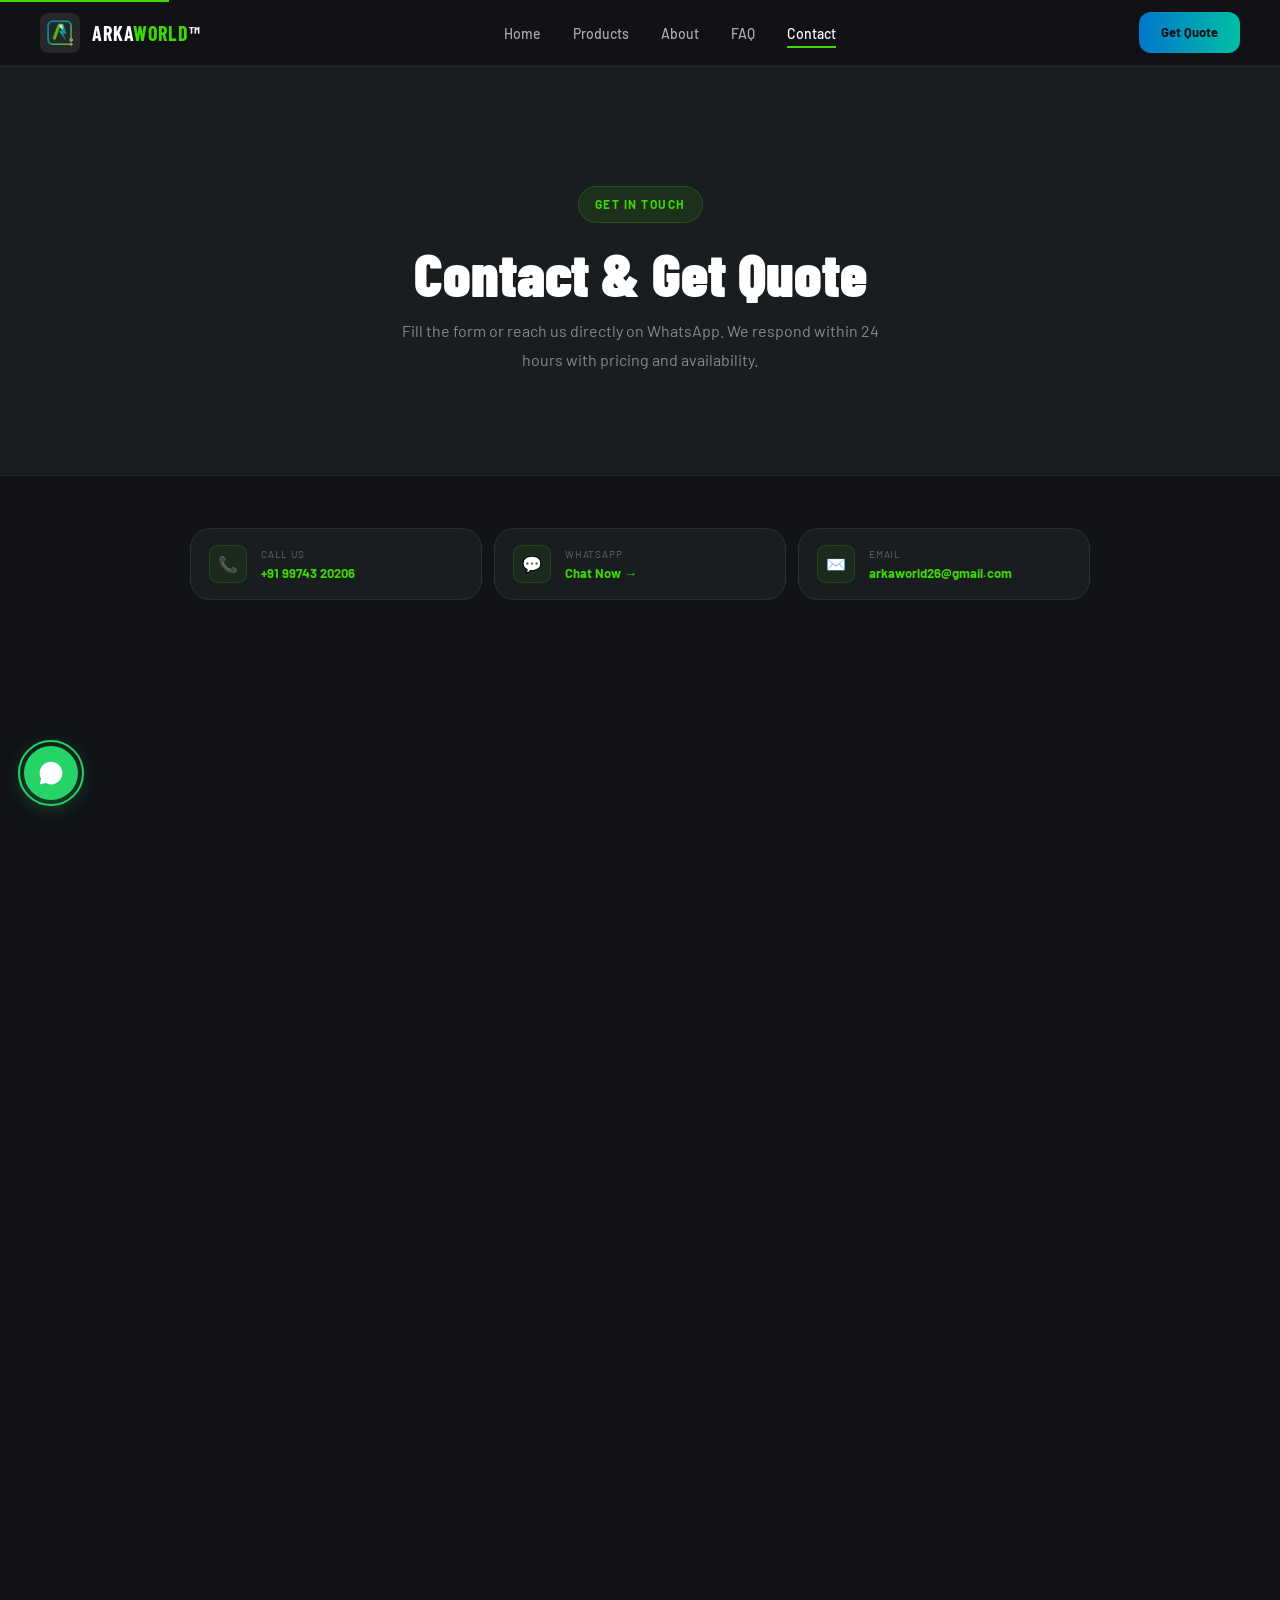
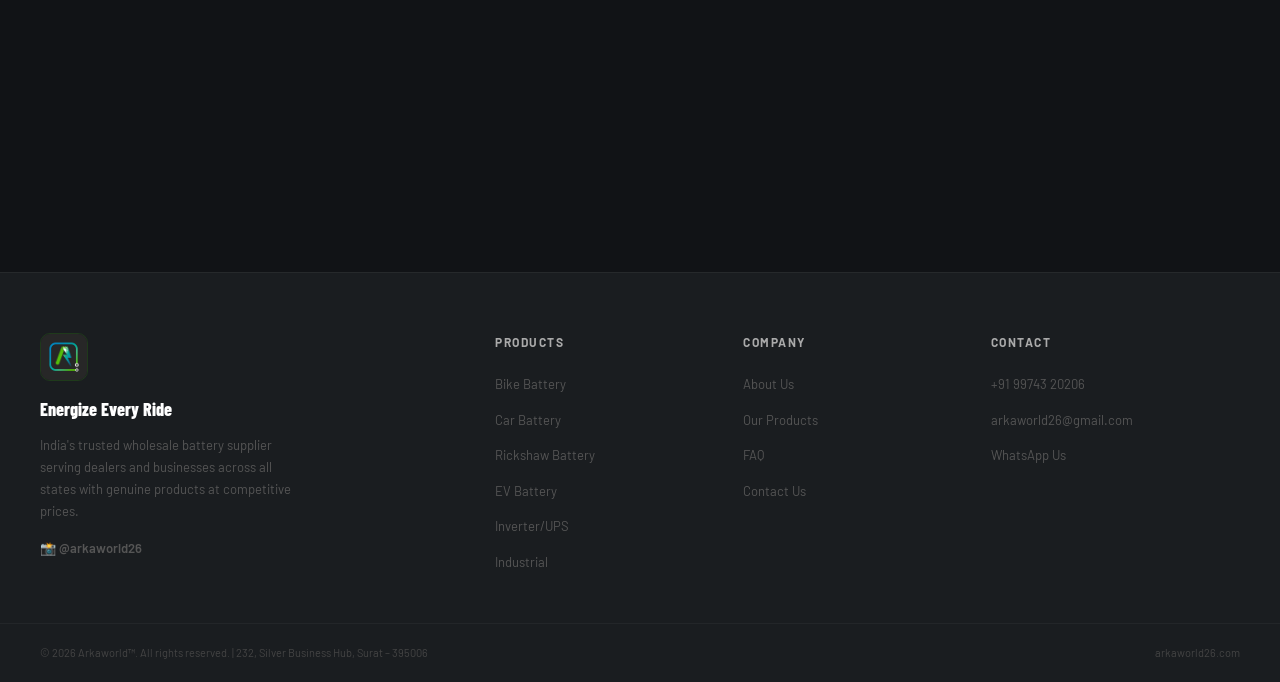
<file: contact.html>
<!DOCTYPE html>
<html lang="en">
<head>
  <meta charset="UTF-8">
  <meta name="viewport" content="width=device-width, initial-scale=1.0">
  <title>Contact & Get Quote | Arkaworld™ — Wholesale Battery Supplier</title>
  <meta name="description" content="Contact Arkaworld for wholesale battery pricing and bulk orders. Call +91-99743-20206 or WhatsApp. Based in Surat, Gujarat, India.">
  <meta name="keywords" content="wholesale battery contact, battery quote, Surat battery distributor, contact battery supplier, wholesale battery order">
  <meta name="author" content="Arkaworld™">
  <meta name="robots" content="index,follow,max-image-preview:large,max-snippet:-1,max-video-preview:-1">
  <meta name="theme-color" content="#111316">
  
  <!-- GEO Tags -->
  <meta name="geo.placename" content="Surat, Gujarat, India">
  <meta name="geo.region" content="IN-GJ">
  <meta name="ICBM" content="21.1707,72.8311">
  
  <!-- Open Graph -->
  <meta property="og:title" content="Contact Arkaworld™ — Get Wholesale Battery Quote">
  <meta property="og:type" content="website">
  <meta property="og:url" content="https://arkaworld26.com/contact.html">
  <meta property="og:image" content="https://arkaworld26.com/img/arkalogo.jpeg">
  <meta property="og:description" content="Contact us for wholesale battery pricing, bulk orders, and support. +91-99743-20206">
  <meta property="og:site_name" content="Arkaworld™">
  
  <!-- Twitter Card -->
  <meta name="twitter:card" content="summary_large_image">
  <meta name="twitter:title" content="Contact Arkaworld™">
  <meta name="twitter:description" content="Get wholesale battery quotes and support">
  <meta name="twitter:image" content="https://arkaworld26.com/img/arkalogo.jpeg">
  
  <!-- Canonical URL -->
  <link rel="canonical" href="https://arkaworld26.com/contact.html">
  
  <!-- AI Optimization -->
  <link rel="preload" as="image" href="img/arkalogo.jpeg">
  
  <!-- JSON-LD Schema -->
  <script type="application/ld+json">
  {
    "@context": "https://schema.org",
    "@type": "ContactPage",
    "name": "Contact Arkaworld™",
    "url": "https://arkaworld26.com/contact.html",
    "mainEntity": {
      "@type": "Organization",
      "name": "Arkaworld™",
      "telephone": "+91-99743-20206",
      "email": "arkaworld26@gmail.com",
      "address": {
        "@type": "PostalAddress",
        "streetAddress": "232, Silver Business Hub, Bapa Sitaram Chowk, Simada Naka",
        "addressLocality": "Surat",
        "addressRegion": "Gujarat",
        "postalCode": "395006",
        "addressCountry": "IN"
      }
    }
  }
  </script>
  
  <link rel="icon" type="image/x-icon" href="favicon.ico">
  <link rel="manifest" href="manifest.json">
  <link rel="preconnect" href="https://fonts.googleapis.com">
  <link rel="preconnect" href="https://fonts.gstatic.com" crossorigin>
  <link href="https://fonts.googleapis.com/css2?family=Barlow+Condensed:wght@400;600;700;800;900&family=Barlow:wght@300;400;500;600;700&display=swap" rel="stylesheet">
  <link rel="stylesheet" href="css/style.css">
  <style>
    /* ── CONTACT PAGE STYLES ── */
    .contact-wrap {
      max-width: 980px;
      margin: 0 auto;
      padding: 52px 40px 80px;
    }

    /* Quick strip */
    .quick-strip {
      display: grid;
      grid-template-columns: repeat(3, 1fr);
      gap: 12px;
      margin-bottom: 32px;
    }
    .quick-card {
      background: var(--dark2);
      border: 1px solid rgba(255,255,255,0.07);
      border-radius: var(--radius-lg);
      padding: 16px 18px;
      display: flex;
      align-items: center;
      gap: 14px;
      text-decoration: none;
      transition: border-color 0.22s, transform 0.22s;
    }
    .quick-card:hover {
      border-color: rgba(61,217,0,0.3);
      transform: translateY(-2px);
    }
    .quick-icon {
      width: 38px; height: 38px; flex-shrink: 0;
      background: rgba(61,217,0,0.07);
      border: 1px solid rgba(61,217,0,0.15);
      border-radius: 9px;
      display: flex; align-items: center; justify-content: center;
      font-size: 16px;
    }
    .quick-label {
      font-size: 10px; color: #666;
      text-transform: uppercase; letter-spacing: 0.8px;
      margin-bottom: 3px;
    }
    .quick-val {
      font-size: 13px; color: var(--green);
      font-weight: 700; line-height: 1.3;
    }

    /* Two column layout */
    .contact-grid {
      display: grid;
      grid-template-columns: 1.1fr 0.9fr;
      gap: 24px;
      align-items: start;
    }

    /* Form card */
    .form-card {
      background: var(--dark2);
      border: 1px solid rgba(255,255,255,0.07);
      border-radius: var(--radius-lg);
      padding: 28px 30px;
    }
    .form-card h2 {
      font-family: 'Barlow Condensed', sans-serif;
      font-size: 26px; font-weight: 900;
      margin-bottom: 4px;
    }
    .form-card > p {
      font-size: 12px; color: var(--gray);
      margin-bottom: 24px;
    }
    .form-row {
      display: grid;
      grid-template-columns: 1fr 1fr;
      gap: 14px;
    }
    .form-group { margin-bottom: 16px; }
    .form-group label {
      display: block;
      font-size: 11px; color: #555;
      text-transform: uppercase; letter-spacing: 0.8px;
      font-weight: 600; margin-bottom: 6px;
    }
    .form-group input,
    .form-group select,
    .form-group textarea {
      width: 100%;
      background: var(--dark);
      border: 1px solid rgba(255,255,255,0.08);
      border-radius: 8px;
      padding: 11px 14px;
      color: #e8e8e8;
      font-size: 13px;
      font-family: 'Barlow', sans-serif;
      outline: none;
      transition: border-color 0.2s;
      -webkit-appearance: none;
    }
    .form-group input:focus,
    .form-group select:focus,
    .form-group textarea:focus {
      border-color: rgba(61,217,0,0.4);
    }
    .form-group input::placeholder,
    .form-group textarea::placeholder {
      color: #333;
    }
    .form-group select {
      cursor: pointer;
      background-image: url("data:image/svg+xml,%3Csvg xmlns='http://www.w3.org/2000/svg' width='12' height='8' viewBox='0 0 12 8'%3E%3Cpath d='M1 1l5 5 5-5' stroke='%23444' stroke-width='1.5' fill='none' stroke-linecap='round'/%3E%3C/svg%3E");
      background-repeat: no-repeat;
      background-position: right 14px center;
      padding-right: 36px;
    }
    .form-group select option { background: #111316; color: #e8e8e8; }
    .form-group textarea { resize: vertical; min-height: 100px; }
    .form-group .form-error {
      display: block; font-size: 11px;
      color: #e85d2a; margin-top: 4px; min-height: 16px;
    }
    .form-success {
      background: rgba(61,217,0,0.08);
      border: 1px solid rgba(61,217,0,0.2);
      border-radius: 8px;
      padding: 12px 16px;
      font-size: 13px; color: var(--green);
      margin-bottom: 16px;
      display: none;
    }
    .form-success.show { display: block; }
    .form-submit {
      width: 100%;
      background: var(--green);
      color: #0e1012;
      border: none;
      padding: 14px;
      border-radius: 9px;
      font-size: 13px; font-weight: 800;
      cursor: pointer;
      letter-spacing: 0.5px;
      font-family: 'Barlow', sans-serif;
      transition: opacity 0.2s;
      margin-top: 4px;
    }
    .form-submit:hover { opacity: 0.88; }
    .form-submit:disabled { opacity: 0.5; cursor: not-allowed; }

    /* Contact info side */
    .contact-side { display: flex; flex-direction: column; gap: 12px; }

    .wa-big {
      display: flex;
      align-items: center;
      justify-content: center;
      gap: 10px;
      background: rgba(61,217,0,0.1);
      border: 1px solid rgba(61,217,0,0.22);
      border-radius: var(--radius-lg);
      padding: 15px;
      color: var(--green);
      font-size: 14px; font-weight: 800;
      text-decoration: none;
      transition: background 0.2s;
    }
    .wa-big:hover { background: rgba(61,217,0,0.18); }
    .wa-big-icon { font-size: 20px; }

    .contact-info-card {
      background: var(--dark2);
      border: 1px solid rgba(255,255,255,0.07);
      border-radius: var(--radius-lg);
      padding: 18px 20px;
      display: flex;
      gap: 14px;
      align-items: flex-start;
    }
    .ci-icon {
      width: 36px; height: 36px; flex-shrink: 0;
      background: rgba(61,217,0,0.07);
      border: 1px solid rgba(61,217,0,0.14);
      border-radius: 8px;
      display: flex; align-items: center; justify-content: center;
      font-size: 15px;
    }
    .ci-label {
      font-size: 10px; color: #666;
      text-transform: uppercase; letter-spacing: 0.8px;
      margin-bottom: 4px;
    }
    .ci-val {
      font-size: 13px; color: #bbb;
      line-height: 1.65;
    }
    .ci-val a {
      color: var(--green);
      text-decoration: none; font-weight: 700;
      display: block;
    }
    .ci-val a:hover { text-decoration: underline; }

    .hours-grid {
      display: grid;
      grid-template-columns: auto 1fr;
      gap: 4px 16px;
    }
    .hg-day { font-size: 12px; color: #aaa; }
    .hg-time { font-size: 12px; color: #bbb; }

    /* Map */
    .map-section {
      margin-top: 36px;
      background: var(--dark2);
      border: 1px solid rgba(255,255,255,0.07);
      border-radius: var(--radius-lg);
      overflow: hidden;
    }
    .map-header {
      padding: 16px 22px;
      border-bottom: 1px solid rgba(255,255,255,0.06);
      display: flex; align-items: center; gap: 10px;
    }
    .map-live-dot {
      width: 8px; height: 8px;
      background: var(--green); border-radius: 50%;
      flex-shrink: 0;
    }
    .map-header h4 {
      font-family: 'Barlow Condensed', sans-serif;
      font-size: 17px; font-weight: 800;
    }
    .map-header span {
      margin-left: auto;
      font-size: 11px; color: #888;
    }

    @media (max-width: 900px) {
      .contact-grid { grid-template-columns: 1fr; }
      .quick-strip { grid-template-columns: 1fr; }
    }
    @media (max-width: 640px) {
      .contact-wrap { padding: 36px 22px 60px; }
      .form-row { grid-template-columns: 1fr; }
      .quick-strip { grid-template-columns: 1fr 1fr; }
    }
    @media (max-width: 420px) {
      .quick-strip { grid-template-columns: 1fr; }
    }
  </style>
</head>
<body>
<a href="#main" class="skip-link">Skip to main content</a>

<nav class="navbar" aria-label="Main navigation">
  <div class="navbar-inner">
    <a href="index.html" class="logo-box">
      <img src="img/arkalogo.jpeg" alt="Arkaworld Logo" class="logo">
      <span class="logo-text">Arka<span class="logo-o">world</span>™</span>
    </a>
    <ul class="nav-links">
      <li><a href="index.html" class="nav-link">Home</a></li>
      <li><a href="products.html" class="nav-link">Products</a></li>
      <li><a href="about.html" class="nav-link">About</a></li>
      <li><a href="faq.html" class="nav-link">FAQ</a></li>
      <li><a href="contact.html" class="nav-link active">Contact</a></li>
    </ul>
    <a href="contact.html" class="get-quote-btn">Get Quote</a>
    <button class="hamburger" aria-label="Toggle mobile menu" aria-expanded="false"><span></span><span></span><span></span></button>
  </div>
  <div class="scroll-progress"></div>
</nav>

<div class="mobile-menu">
  <a href="index.html" class="mobile-menu-link">Home</a>
  <a href="products.html" class="mobile-menu-link">Products</a>
  <a href="about.html" class="mobile-menu-link">About</a>
  <a href="faq.html" class="mobile-menu-link">FAQ</a>
  <a href="contact.html" class="mobile-menu-link">Contact</a>
  <a href="contact.html" class="mobile-menu-link mobile-quote">Get Wholesale Quote →</a>
</div>

<main id="main">

  <!-- HERO -->
  <section class="page-hero">
    <span class="section-pill">Get In Touch</span>
    <h1>Contact & Get Quote</h1>
    <p>Fill the form or reach us directly on WhatsApp. We respond within 24 hours with pricing and availability.</p>
  </section>

  <div class="contact-wrap">

    <!-- QUICK STRIP -->
    <div class="quick-strip">
      <a href="tel:+919974320206" class="quick-card">
        <div class="quick-icon">📞</div>
        <div>
          <div class="quick-label">Call Us</div>
          <div class="quick-val">+91 99743 20206</div>
        </div>
      </a>
      <a href="https://wa.me/919974320206?text=Hi%20Arkaworld!%20I%20want%20wholesale%20battery%20pricing."
         target="_blank" rel="noopener noreferrer" class="quick-card">
        <div class="quick-icon">💬</div>
        <div>
          <div class="quick-label">WhatsApp</div>
          <div class="quick-val">Chat Now →</div>
        </div>
      </a>
      <a href="mailto:arkaworld26@gmail.com" class="quick-card">
        <div class="quick-icon">✉️</div>
        <div>
          <div class="quick-label">Email</div>
          <div class="quick-val">arkaworld26@gmail.com</div>
        </div>
      </a>
    </div>

    <!-- FORM + CONTACT SIDE -->
    <div class="contact-grid">

      <!-- FORM -->
      <div class="form-card reveal">
        <h2>Send Enquiry</h2>
        <p>All fields required. We'll reply within 24 hours.</p>

        <form class="contact-form" action="https://formspree.io/f/YOUR_FORM_ID" method="POST">
          <div class="form-success"></div>

          <div class="form-row">
            <div class="form-group">
              <label for="name">Full Name</label>
              <input type="text" id="name" name="name"
                     placeholder="Your full name"
                     autocomplete="name" required>
              <span class="form-error"></span>
            </div>
            <div class="form-group">
              <label for="phone">Phone Number</label>
              <input type="tel" id="phone" name="phone"
                     placeholder="10-digit mobile"
                     maxlength="10" autocomplete="tel" required>
              <span class="form-error"></span>
            </div>
          </div>

          <div class="form-row">
            <div class="form-group">
              <label for="city">City</label>
              <input type="text" id="city" name="city"
                     placeholder="Your city"
                     autocomplete="address-level2" required>
              <span class="form-error"></span>
            </div>
            <div class="form-group">
              <label for="quantity">Quantity (units)</label>
              <input type="number" id="quantity" name="quantity"
                     placeholder="e.g. 50" min="1" required>
              <span class="form-error"></span>
            </div>
          </div>

          <div class="form-group">
            <label for="battery">Battery Type Required</label>
            <select id="battery" name="battery" required>
              <option value="">— Select Battery Type —</option>
              <option value="bike">Bike / Scooter Battery</option>
              <option value="car">Car / SUV Battery</option>
              <option value="rickshaw">E-Rickshaw Battery</option>
              <option value="ev">EV / E-Scooter Lithium Battery</option>
              <option value="inverter">Inverter / Home UPS Battery</option>
              <option value="solar">Solar Storage Battery</option>
              <option value="industrial">Industrial / Generator Battery</option>
              <option value="cycle">E-Cycle Battery</option>
              <option value="bulk">Bulk / Custom Order</option>
              <option value="other">Other / Not Sure</option>
            </select>
            <span class="form-error"></span>
          </div>

          <div class="form-group">
            <label for="message">Message / Requirements</label>
            <textarea id="message" name="message"
                      placeholder="Describe your requirement — battery specs, brand preference, delivery location, timeline etc."
                      required></textarea>
            <span class="form-error"></span>
          </div>

          <button type="submit" class="form-submit">Send Enquiry →</button>
        </form>
      </div>

      <!-- CONTACT SIDE -->
      <div class="contact-side reveal">

        <a href="https://wa.me/919974320206?text=Hi%20Arkaworld!%20I%20want%20wholesale%20battery%20pricing."
           target="_blank" rel="noopener noreferrer" class="wa-big">
          <span class="wa-big-icon">💬</span>
          Quick WhatsApp Chat →
        </a>

        <div class="contact-info-card">
          <div class="ci-icon">📞</div>
          <div>
            <div class="ci-label">Phone</div>
            <div class="ci-val">
              <a href="tel:+919974320206">+91 99743 20206</a>
            </div>
          </div>
        </div>

        <div class="contact-info-card">
          <div class="ci-icon">✉️</div>
          <div>
            <div class="ci-label">Email</div>
            <div class="ci-val">
              <a href="mailto:arkaworld26@gmail.com">arkaworld26@gmail.com</a>
            </div>
          </div>
        </div>

        <div class="contact-info-card">
          <div class="ci-icon">📍</div>
          <div>
            <div class="ci-label">Address</div>
            <div class="ci-val">
              232, Silver Business Hub, Bapa Sitaram Chowk,
              Simada Naka, Surat – 395006, Gujarat, India
            </div>
          </div>
        </div>

        <div class="contact-info-card">
          <div class="ci-icon">🕐</div>
          <div>
            <div class="ci-label">Business Hours</div>
            <div class="ci-val" style="margin-top:6px;">
              <div class="hours-grid">
                <span class="hg-day">Mon – Sat</span>
                <span class="hg-time">9:00 AM – 7:00 PM IST</span>
                <span class="hg-day">Sunday</span>
                <span class="hg-time">Closed</span>
              </div>
            </div>
          </div>
        </div>

        <div class="contact-info-card">
          <div class="ci-icon">📸</div>
          <div>
            <div class="ci-label">Instagram</div>
            <div class="ci-val">
              <a href="https://www.instagram.com/arkaworld26"
                 target="_blank" rel="noopener noreferrer">@arkaworld26</a>
            </div>
          </div>
        </div>

      </div>
    </div>

    <!-- MAP -->
    <div class="map-section reveal">
      <div class="map-header">
        <div class="map-live-dot"></div>
        <h4>Arkaworld™ — Silver Business Hub, Surat</h4>
        <span>Surat, Gujarat 395006</span>
      </div>
      <div class="maps-embed">
        <iframe
          src="https://www.google.com/maps/embed?pb=!1m18!1m12!1m3!1d3720.3046637456227!2d72.83109077623367!3d21.17070218850676!2m3!1f0!2f0!3f0!3m2!1i1024!2i768!4f13.1!3m3!1m2!1s0x3be0514b14451c5b%3A0x54b00ac83a2e0f43!2sSilver%20Business%20Hub%20Simada%20Naka%20Surat%20Gujarat!5e0!3m2!1sen!2sin!4v1234567890" allowfullscreen="" loading="lazy" referrerpolicy="no-referrer-when-downgrade"
          title="Arkaworld location — Silver Business Hub, Surat, Gujarat"
          loading="lazy"
          allowfullscreen></iframe>
      </div>
    </div>

  </div>

</main>

<!-- Footer -->
<footer class="footer">
  <div class="footer-grid">
    <div class="footer-col">
      <div class="footer-brand">
        <img src="img/arkalogo.jpeg" alt="Arkaworld Logo" class="footer-logo">
        <p class="footer-tagline">Energize Every Ride</p>
        <p class="footer-desc">India's trusted wholesale battery supplier serving dealers and businesses across all states with genuine products at competitive prices.</p>
        <a href="https://www.instagram.com/arkaworld26" target="_blank" class="social-link" rel="noopener noreferrer">📸 @arkaworld26</a>
      </div>
    </div>
    <div class="footer-col">
      <h4>Products</h4>
      <ul>
        <li><a href="products.html">Bike Battery</a></li>
        <li><a href="products.html">Car Battery</a></li>
        <li><a href="products.html">Rickshaw Battery</a></li>
        <li><a href="products.html">EV Battery</a></li>
        <li><a href="products.html">Inverter/UPS</a></li>
        <li><a href="products.html">Industrial</a></li>
      </ul>
    </div>
    <div class="footer-col">
      <h4>Company</h4>
      <ul>
        <li><a href="about.html">About Us</a></li>
        <li><a href="products.html">Our Products</a></li>
        <li><a href="faq.html">FAQ</a></li>
        <li><a href="contact.html">Contact Us</a></li>
      </ul>
    </div>
    <div class="footer-col">
      <h4>Contact</h4>
      <ul>
        <li><a href="tel:+919974320206">+91 99743 20206</a></li>
        <li><a href="mailto:arkaworld26@gmail.com">arkaworld26@gmail.com</a></li>
        <li><a href="https://wa.me/919974320206" target="_blank" rel="noopener noreferrer">WhatsApp Us</a></li>
      </ul>
    </div>
  </div>
  <div class="footer-bottom">
    <p>© 2026 Arkaworld™. All rights reserved. | 232, Silver Business Hub, Surat – 395006</p>
    <p>arkaworld26.com</p>
  </div>
</footer>

<a href="https://wa.me/919974320206?text=Hi%20Arkaworld!%20I%20want%20wholesale%20battery%20pricing."
   target="_blank" class="whatsapp-btn" aria-label="Chat on WhatsApp">
  <svg width="26" height="26" viewBox="0 0 32 32" fill="white" xmlns="http://www.w3.org/2000/svg">
    <path d="M16 2C8.268 2 2 8.268 2 16c0 2.47.677 4.783 1.854 6.763L2 30l7.47-1.824A13.94 13.94 0 0016 30c7.732 0 14-6.268 14-14S23.732 2 16 2zm6.3 19.363c-.344-.172-2.038-1.005-2.354-1.12-.316-.115-.547-.172-.777.172-.23.344-.89 1.12-1.09 1.35-.2.23-.402.258-.745.086-.344-.172-1.452-.535-2.766-1.707-1.022-.91-1.712-2.035-1.913-2.379-.2-.344-.021-.53.15-.701.154-.154.344-.402.516-.603.172-.2.23-.344.344-.574.115-.23.058-.43-.029-.603-.086-.172-.777-1.876-1.064-2.565-.28-.674-.565-.583-.777-.593l-.66-.011a1.27 1.27 0 00-.919.43c-.316.344-1.206 1.178-1.206 2.873s1.234 3.334 1.406 3.563c.172.23 2.43 3.71 5.89 5.203.823.355 1.466.567 1.967.726.826.263 1.578.226 2.172.137.663-.1 2.038-.833 2.325-1.636.287-.803.287-1.492.2-1.636-.086-.143-.315-.23-.66-.402z"/>
  </svg>
  <span class="whatsapp-tooltip">Chat on WhatsApp</span>
</a>

<div class="mobile-action-bar">
  <div class="action-buttons">
    <a href="tel:+919974320206" class="action-btn">
      <span class="action-btn-icon">📞</span><span class="action-text">Call</span>
    </a>
    <a href="https://wa.me/919974320206" target="_blank" class="action-btn">
      <span class="action-btn-icon">💬</span><span class="action-text">WhatsApp</span>
    </a>
    <a href="contact.html" class="action-btn">
      <span class="action-btn-icon">📋</span><span class="action-text">Quote</span>
    </a>
  </div>
</div>
<button class="scroll-top" aria-label="Back to top">↑</button>
<script src="js/main.js"></script>
</body>
</html>
</file>
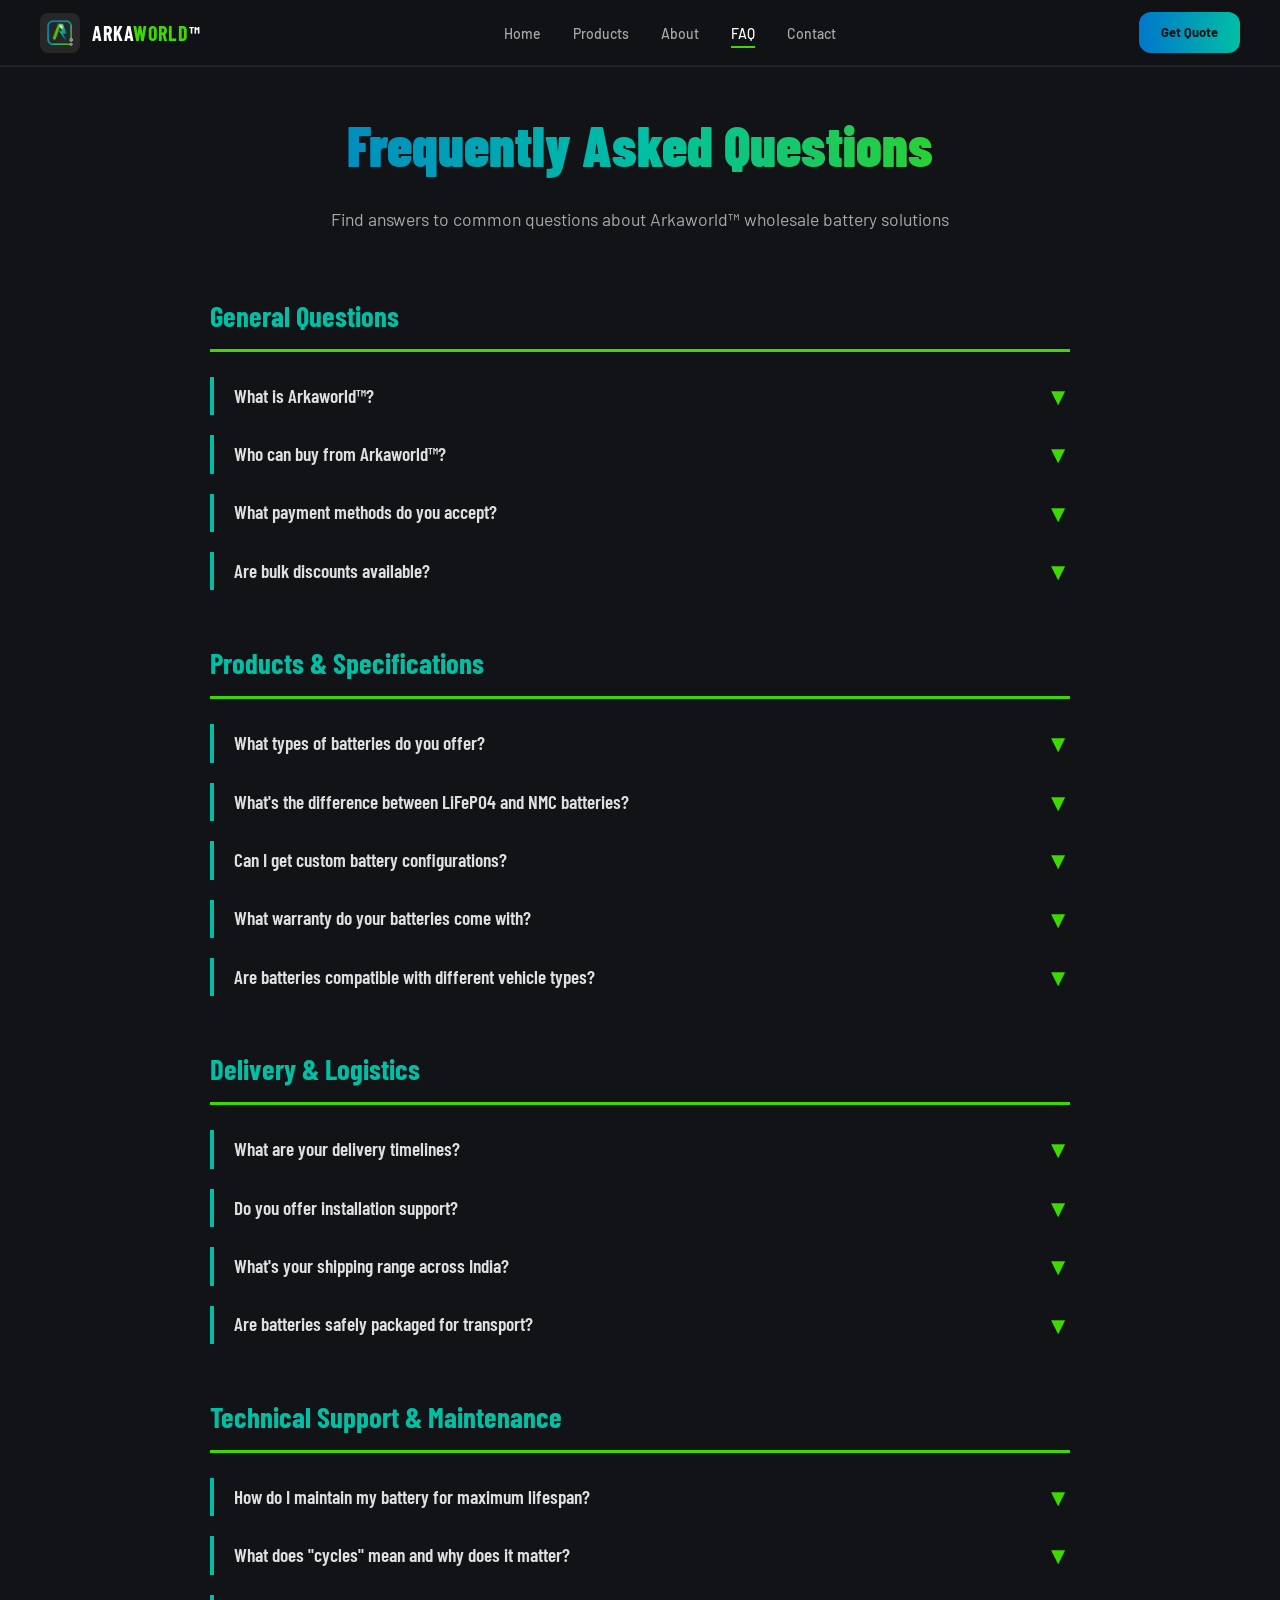
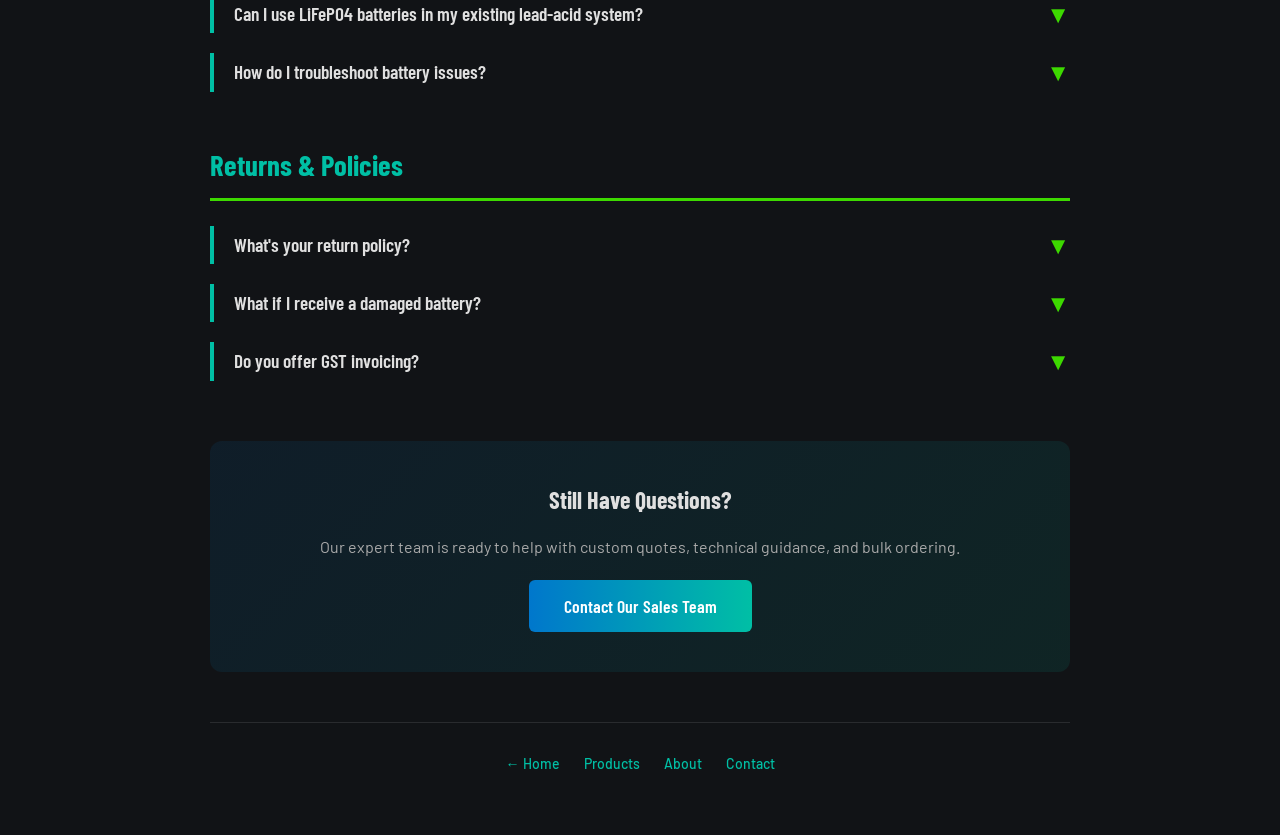
<file: faq.html>
<!DOCTYPE html>
<html lang="en">
<head>
    <meta charset="UTF-8">
    <meta name="viewport" content="width=device-width, initial-scale=1.0">
    <title>FAQ - Arkaworld™ Wholesale Batteries | Questions & Answers</title>
    <meta name="description" content="Frequently Asked Questions about Arkaworld™ wholesale battery solutions for e-vehicles, solar, and energy storage. Get answers to ordering, delivery, warranty and more.">
    <meta name="keywords" content="wholesale battery FAQ, battery questions, battery delivery, battery warranty, Arkaworld questions">
    <meta name="author" content="Arkaworld™">
    <meta name="robots" content="index,follow,max-image-preview:large,max-snippet:-1,max-video-preview:-1">
    <meta name="theme-color" content="#111316">
    
    <!-- GEO Tags -->
    <meta name="geo.placename" content="Surat, Gujarat, India">
    <meta name="geo.region" content="IN-GJ">
    <meta name="ICBM" content="21.1707,72.8311">
    
    <!-- Open Graph -->
    <meta property="og:title" content="FAQ - Arkaworld™ Wholesale Batteries">
    <meta property="og:type" content="website">
    <meta property="og:url" content="https://arkaworld26.com/faq.html">
    <meta property="og:image" content="https://arkaworld26.com/img/arkalogo.jpeg">
    <meta property="og:description" content="Frequently asked questions about wholesale batteries — ordering, delivery, brands, warranty and more">
    <meta property="og:site_name" content="Arkaworld™">
    
    <!-- Twitter Card -->
    <meta name="twitter:card" content="summary_large_image">
    <meta name="twitter:title" content="FAQ - Arkaworld™">
    <meta name="twitter:description" content="Frequently asked questions about our wholesale batteries">
    <meta name="twitter:image" content="https://arkaworld26.com/img/arkalogo.jpeg">
    
    <!-- Canonical URL -->
    <link rel="canonical" href="https://arkaworld26.com/faq.html">
    
    <!-- AI Optimization -->
    <link rel="preload" as="image" href="img/arkalogo.jpeg">
    
    <!-- JSON-LD Schema for FAQPage -->
    <script type="application/ld+json">
    {
      "@context": "https://schema.org",
      "@type": "FAQPage",
      "name": "Arkaworld™ FAQ",
      "url": "https://arkaworld26.com/faq.html",
      "mainEntity": [
        {
          "@type": "Question",
          "name": "How do I place a wholesale order?",
          "acceptedAnswer": {
            "@type": "Answer",
            "text": "Contact us via phone (+91-99743-20206), WhatsApp, or email for bulk orders"
          }
        },
        {
          "@type": "Question",
          "name": "Do you offer pan-India delivery?",
          "acceptedAnswer": {
            "@type": "Answer",
            "text": "Yes, we deliver across India with fast shipping options"
          }
        }
      ]
    }
    </script>
    
    <link href="https://fonts.googleapis.com/css2?family=Barlow:wght@300;400;500;600;700&family=Barlow+Condensed:wght@400;500;600;700;900&display=swap" rel="stylesheet">
    <link rel="icon" type="image/x-icon" href="favicon.ico">
    <link rel="manifest" href="manifest.json">
    <link rel="stylesheet" href="css/style.css">
    <script src="js/main.js" defer></script>
    <style>
        body {
            background: #111316;
            color: #e0e0e0;
        }

        .faq-container {
            max-width: 900px;
            margin: 100px auto 60px;
            padding: 0 20px;
            background: #111316;
        }

        .faq-header {
            text-align: center;
            margin-bottom: 60px;
        }

        .faq-header h1 {
            font-family: 'Barlow Condensed', sans-serif;
            font-size: 3.5rem;
            font-weight: 900;
            background: linear-gradient(90deg, #0077CC, #00BFA5, #3DD900);
            -webkit-background-clip: text;
            -webkit-text-fill-color: transparent;
            background-clip: text;
            margin-bottom: 15px;
        }

        .faq-header p {
            font-size: 1.1rem;
            color: #aaa;
            font-family: 'Barlow', sans-serif;
        }

        .faq-section {
            margin-bottom: 50px;
        }

        .faq-section-title {
            font-family: 'Barlow Condensed', sans-serif;
            font-size: 1.8rem;
            font-weight: 700;
            color: #00BFA5;
            margin-bottom: 25px;
            padding-bottom: 10px;
            border-bottom: 3px solid #3DD900;
        }

        .faq-item {
            margin-bottom: 20px;
            border-left: 4px solid #00BFA5;
            padding-left: 20px;
            cursor: pointer;
            transition: all 0.3s ease;
        }

        .faq-item:hover {
            border-left-color: #3DD900;
            transform: translateX(5px);
        }

        .faq-question {
            font-family: 'Barlow Condensed', sans-serif;
            font-size: 1.2rem;
            font-weight: 600;
            color: #e0e0e0;
            display: flex;
            justify-content: space-between;
            align-items: center;
            transition: color 0.3s ease;
        }

        .faq-item:hover .faq-question {
            color: #00BFA5;
        }

        .faq-toggle {
            font-size: 1.5rem;
            color: #3DD900;
            transition: transform 0.3s ease;
        }

        .faq-item.active .faq-toggle {
            transform: rotate(180deg);
        }

        .faq-answer {
            display: none;
            margin-top: 15px;
            font-family: 'Barlow', sans-serif;
            font-size: 1rem;
            color: #c0c0c0;
            line-height: 1.8;
            animation: slideDown 0.3s ease;
        }

        .faq-item.active .faq-answer {
            display: block;
        }

        @keyframes slideDown {
            from {
                opacity: 0;
                transform: translateY(-10px);
            }
            to {
                opacity: 1;
                transform: translateY(0);
            }
        }

        .faq-highlight {
            background: rgba(0, 119, 204, 0.15);
            padding: 20px;
            border-radius: 8px;
            margin: 20px 0;
            border-left: 4px solid #3DD900;
            color: #d0d0d0;
        }

        .faq-highlight strong {
            color: #00BFA5;
        }

        .contact-cta {
            text-align: center;
            margin-top: 60px;
            padding: 40px;
            background: linear-gradient(135deg, rgba(0, 119, 204, 0.1), rgba(0, 191, 165, 0.1));
            border-radius: 12px;
        }

        .contact-cta h3 {
            font-family: 'Barlow Condensed', sans-serif;
            font-size: 1.5rem;
            font-weight: 700;
            color: #e0e0e0;
            margin-bottom: 15px;
        }

        .contact-cta p {
            color: #aaa;
            margin-bottom: 20px;
            font-size: 1rem;
        }

        .contact-cta a {
            display: inline-block;
            background: linear-gradient(90deg, #0077CC, #00BFA5);
            color: white;
            padding: 12px 35px;
            border-radius: 6px;
            text-decoration: none;
            font-family: 'Barlow Condensed', sans-serif;
            font-weight: 600;
            font-size: 1.1rem;
            transition: transform 0.3s ease, box-shadow 0.3s ease;
        }

        .contact-cta a:hover {
            transform: translateY(-2px);
            box-shadow: 0 10px 25px rgba(0, 119, 204, 0.3);
        }

        .faq-footer-nav {
            text-align: center;
            margin-top: 50px;
            padding-top: 30px;
            border-top: 1px solid rgba(255, 255, 255, 0.1);
            display: flex;
            gap: 24px;
            justify-content: center;
            flex-wrap: wrap;
        }

        .faq-footer-nav a {
            color: #00BFA5;
            text-decoration: none;
            font-family: 'Barlow', sans-serif;
            font-weight: 500;
            font-size: 14px;
            transition: color 0.3s ease;
        }

        .faq-footer-nav a:hover {
            color: #3DD900;
        }

        @media (max-width: 768px) {
            .faq-header h1 {
                font-size: 2.5rem;
            }

            .faq-section-title {
                font-size: 1.4rem;
            }

            .faq-question {
                font-size: 1rem;
            }
        }

        .faq-answer ul {
            color: #c0c0c0;
        }

        .faq-answer ul li {
            color: #c0c0c0;
        }

        .faq-answer p {
            color: #c0c0c0;
        }

        .faq-highlight ul {
            color: #d0d0d0;
        }

        .faq-highlight ul li {
            color: #d0d0d0;
        }

        .faq-highlight p {
            color: #d0d0d0;
        }
    </style>
</head>
<body>
    <nav class="navbar">
      <div class="navbar-inner">
        <a href="index.html" class="logo-box">
          <img src="img/arkalogo.jpeg" alt="Arkaworld Logo" class="logo">
          <span class="logo-text">Arka<span class="logo-o">world</span>™</span>
        </a>
        <ul class="nav-links">
          <li><a href="index.html" class="nav-link">Home</a></li>
          <li><a href="products.html" class="nav-link">Products</a></li>
          <li><a href="about.html" class="nav-link">About</a></li>
          <li><a href="faq.html" class="nav-link active">FAQ</a></li>
          <li><a href="contact.html" class="nav-link">Contact</a></li>
        </ul>
        <a href="contact.html" class="get-quote-btn">Get Quote</a>
        <button class="hamburger" aria-label="Toggle menu" aria-expanded="false"><span></span><span></span><span></span></button>
      </div>
      <div class="scroll-progress"></div>
    </nav>

    <div class="mobile-menu">
      <a href="index.html" class="mobile-menu-link">Home</a>
      <a href="products.html" class="mobile-menu-link">Products</a>
      <a href="about.html" class="mobile-menu-link">About</a>
      <a href="faq.html" class="mobile-menu-link">FAQ</a>
      <a href="contact.html" class="mobile-menu-link">Contact</a>
      <a href="contact.html" class="mobile-menu-link mobile-quote">Get Wholesale Quote →</a>
    </div>

    <div class="faq-container">
        <div class="faq-header">
            <h1>Frequently Asked Questions</h1>
            <p>Find answers to common questions about Arkaworld™ wholesale battery solutions</p>
        </div>

        <!-- GENERAL SECTION -->
        <div class="faq-section">
            <h2 class="faq-section-title">General Questions</h2>

            <div class="faq-item">
                <div class="faq-question">
                    <span>What is Arkaworld™?</span>
                    <span class="faq-toggle">▼</span>
                </div>
                <div class="faq-answer">
                    <p>Arkaworld™ is a leading wholesale supplier of advanced battery solutions for electric vehicles (e-cycles, e-rickshaws, e-scooters), solar energy systems, and industrial backup power. We specialize in LiFePO4, NMC, and traditional lead-acid battery technology, serving B2B customers including manufacturers, dealers, fleet operators, and system integrators across India.</p>
                </div>
            </div>

            <div class="faq-item">
                <div class="faq-question">
                    <span>Who can buy from Arkaworld™?</span>
                    <span class="faq-toggle">▼</span>
                </div>
                <div class="faq-answer">
                    <p>We primarily serve <strong>wholesale and B2B customers</strong> including:</p>
                    <ul style="margin-top: 10px; margin-left: 20px;">
                        <li>E-vehicle manufacturers and integrators</li>
                        <li>Authorized dealers and distributors</li>
                        <li>Fleet operators (e-rickshaw, delivery)</li>
                        <li>Solar installation companies</li>
                        <li>System integrators and consultants</li>
                        <li>Bulk institutional buyers</li>
                    </ul>
                    <p style="margin-top: 10px;">Bulk retail orders are also considered on a case-by-case basis.</p>
                </div>
            </div>

            <div class="faq-item">
                <div class="faq-question">
                    <span>What payment methods do you accept?</span>
                    <span class="faq-toggle">▼</span>
                </div>
                <div class="faq-answer">
                    <p>We accept multiple payment methods tailored for B2B transactions:</p>
                    <ul style="margin-top: 10px; margin-left: 20px;">
                        <li><strong>Bank Transfer:</strong> NEFT, RTGS, IMPS</li>
                        <li><strong>Cheque Payment:</strong> Post-dated or on-demand</li>
                        <li><strong>Credit Terms:</strong> Net 15, Net 30, Net 60 (for approved vendors)</li>
                        <li><strong>Digital Payment:</strong> UPI, Corporate Credit Cards</li>
                    </ul>
                    <p style="margin-top: 10px;"><em>GST invoicing and custom billing available for all orders.</em></p>
                </div>
            </div>

            <div class="faq-item">
                <div class="faq-question">
                    <span>Are bulk discounts available?</span>
                    <span class="faq-toggle">▼</span>
                </div>
                <div class="faq-answer">
                    <p>Yes! We offer tiered wholesale pricing:</p>
                    <ul style="margin-top: 10px; margin-left: 20px;">
                        <li>5-10 units: 5-10% discount</li>
                        <li>10-50 units: 10-15% discount</li>
                        <li>50-100 units: 15-25% discount</li>
                        <li>100+ units: Custom enterprise pricing</li>
                    </ul>
                    <p style="margin-top: 10px;">Contact our sales team for a personalized quote based on your order volume and specifications.</p>
                </div>
            </div>
        </div>

        <!-- PRODUCT SECTION -->
        <div class="faq-section">
            <h2 class="faq-section-title">Products & Specifications</h2>

            <div class="faq-item">
                <div class="faq-question">
                    <span>What types of batteries do you offer?</span>
                    <span class="faq-toggle">▼</span>
                </div>
                <div class="faq-answer">
                    <p>We offer a comprehensive range of battery technologies:</p>
                    <ul style="margin-top: 10px; margin-left: 20px;">
                        <li><strong>LiFePO4 (LFP):</strong> Highest lifespan, safest lithium option, ideal for e-vehicles and solar</li>
                        <li><strong>NMC Lithium:</strong> High energy density, best power-to-weight ratio for performance vehicles</li>
                        <li><strong>Lead-Acid (SMF, AGM, Gel):</strong> Cost-effective, maintenance-free variants available</li>
                        <li><strong>Hybrid Systems:</strong> Solar + Battery bundles with inverters</li>
                    </ul>
                </div>
            </div>

            <div class="faq-item">
                <div class="faq-question">
                    <span>What's the difference between LiFePO4 and NMC batteries?</span>
                    <span class="faq-toggle">▼</span>
                </div>
                <div class="faq-answer">
                    <div class="faq-highlight">
                        <p><strong>LiFePO4 (LFP):</strong></p>
                        <ul style="margin-top: 5px; margin-left: 20px;">
                            <li>3000-5000+ cycles (10+ year lifespan)</li>
                            <li>Safest lithium chemistry, no thermal runaway</li>
                            <li>Perfect for stationary and high-cycle applications</li>
                            <li>Slightly lower energy density</li>
                        </ul>
                        <p style="margin-top: 10px;"><strong>NMC:</strong></p>
                        <ul style="margin-top: 5px; margin-left: 20px;">
                            <li>1000-2000 cycles (3-5 year lifespan)</li>
                            <li>Higher energy density, lighter weight</li>
                            <li>Best for performance and range applications</li>
                            <li>Requires more careful thermal management</li>
                        </ul>
                    </div>
                    <p style="margin-top: 10px;"><strong>Recommendation:</strong> LFP for cost-per-cycle, NMC for performance-critical applications.</p>
                </div>
            </div>

            <div class="faq-item">
                <div class="faq-question">
                    <span>Can I get custom battery configurations?</span>
                    <span class="faq-toggle">▼</span>
                </div>
                <div class="faq-answer">
                    <p>Absolutely! We offer <strong>custom engineering services</strong> for:</p>
                    <ul style="margin-top: 10px; margin-left: 20px;">
                        <li>Non-standard voltage configurations (e.g., 57.6V, 102.4V)</li>
                        <li>Specialized capacity packs</li>
                        <li>Integration with existing BMS or controllers</li>
                        <li>OEM white-label solutions</li>
                        <li>Rapid prototyping and testing</li>
                    </ul>
                    <p style="margin-top: 10px;">Minimum quantities and lead times apply. Contact our engineering team for a feasibility study.</p>
                </div>
            </div>

            <div class="faq-item">
                <div class="faq-question">
                    <span>What warranty do your batteries come with?</span>
                    <span class="faq-toggle">▼</span>
                </div>
                <div class="faq-answer">
                    <p>Standard warranty coverage:</p>
                    <ul style="margin-top: 10px; margin-left: 20px;">
                        <li><strong>Lead-Acid Batteries:</strong> 12-24 months</li>
                        <li><strong>LiFePO4 Batteries:</strong> 2-5 years (depending on model)</li>
                        <li><strong>Energy Storage Systems:</strong> 5-10 years</li>
                        <li><strong>Solar Inverters:</strong> 10+ years</li>
                    </ul>
                    <div class="faq-highlight" style="margin-top: 15px;">
                        <p><strong>Warranty includes:</strong> Manufacturing defects, reduced capacity (&lt;80%), internal shorts. <strong>Excludes:</strong> Physical damage, misuse, improper installation, unauthorized modifications.</p>
                    </div>
                    <p style="margin-top: 10px;">Extended warranty options available for commercial applications.</p>
                </div>
            </div>

            <div class="faq-item">
                <div class="faq-question">
                    <span>Are batteries compatible with different vehicle types?</span>
                    <span class="faq-toggle">▼</span>
                </div>
                <div class="faq-answer">
                    <p>Our batteries support multiple application categories:</p>
                    <ul style="margin-top: 10px; margin-left: 20px;">
                        <li><strong>E-Rickshaws:</strong> 48V, 51.2V, 60.8V, 73.6V options</li>
                        <li><strong>E-Cycles:</strong> 24V, 36V, 48V compact packs</li>
                        <li><strong>E-Scooters:</strong> 48V, 60V, 72V high-performance</li>
                        <li><strong>Motorcycles:</strong> 12V, 24V lead-acid variants</li>
                        <li><strong>Solar Systems:</strong> 48V, 51.2V, 100V+ modular</li>
                    </ul>
                    <p style="margin-top: 10px;">Compatibility depends on your controller/BMS specifications. We provide technical support to verify fit.</p>
                </div>
            </div>
        </div>

        <!-- DELIVERY & LOGISTICS SECTION -->
        <div class="faq-section">
            <h2 class="faq-section-title">Delivery & Logistics</h2>

            <div class="faq-item">
                <div class="faq-question">
                    <span>What are your delivery timelines?</span>
                    <span class="faq-toggle">▼</span>
                </div>
                <div class="faq-answer">
                    <ul style="margin-top: 10px; margin-left: 20px;">
                        <li><strong>Stock Items:</strong> 2-5 business days</li>
                        <li><strong>Made-to-Order:</strong> 7-15 business days</li>
                        <li><strong>Custom Configurations:</strong> 15-30 business days</li>
                        <li><strong>Bulk Orders (100+ units):</strong> Negotiable timeline</li>
                    </ul>
                    <p style="margin-top: 10px;"><em>Delivery times are approximate and depend on order complexity, payment clearance, and current demand.</em></p>
                </div>
            </div>

            <div class="faq-item">
                <div class="faq-question">
                    <span>Do you offer installation support?</span>
                    <span class="faq-toggle">▼</span>
                </div>
                <div class="faq-answer">
                    <p>Yes! We provide multiple levels of support:</p>
                    <ul style="margin-top: 10px; margin-left: 20px;">
                        <li><strong>Technical Documentation:</strong> Installation guides, wiring diagrams, safety procedures</li>
                        <li><strong>Phone/Email Support:</strong> Free technical consulting for setup issues</li>
                        <li><strong>On-Site Training:</strong> Available for large commercial orders (chargeable)</li>
                        <li><strong>BMS Configuration:</strong> Custom firmware updates and monitoring setup</li>
                    </ul>
                    <p style="margin-top: 10px;">We also partner with certified integrators across India for installation services.</p>
                </div>
            </div>

            <div class="faq-item">
                <div class="faq-question">
                    <span>What's your shipping range across India?</span>
                    <span class="faq-toggle">▼</span>
                </div>
                <div class="faq-answer">
                    <p>We ship to <strong>all major cities and towns across India</strong>:</p>
                    <ul style="margin-top: 10px; margin-left: 20px;">
                        <li><strong>Metro Cities:</strong> Overnight delivery available</li>
                        <li><strong>Tier-1 Cities:</strong> 2-3 day delivery</li>
                        <li><strong>Tier-2/3 Towns:</strong> 5-7 day delivery</li>
                        <li><strong>Remote Areas:</strong> 7-15 day delivery</li>
                    </ul>
                    <p style="margin-top: 10px;"><strong>Shipping is FREE</strong> for orders above ₹50,000. Below that, standard shipping charges apply based on weight and location.</p>
                </div>
            </div>

            <div class="faq-item">
                <div class="faq-question">
                    <span>Are batteries safely packaged for transport?</span>
                    <span class="faq-toggle">▼</span>
                </div>
                <div class="faq-answer">
                    <p>Absolutely. We follow strict packaging and transport regulations:</p>
                    <ul style="margin-top: 10px; margin-left: 20px;">
                        <li><strong>Shock-Absorbing Foam:</strong> All batteries wrapped in protective foam padding</li>
                        <li><strong>Temperature Control:</strong> Insulated boxes for lithium batteries (thermal management)</li>
                        <li><strong>Leak-Proof Containers:</strong> Lead-acid batteries sealed in leakproof boxes</li>
                        <li><strong>DOT/IATA Compliance:</strong> Lithium batteries shipped per international regulations</li>
                        <li><strong>Full Insurance:</strong> Transit insurance included in all shipments</li>
                    </ul>
                    <p style="margin-top: 10px;"><em>Every package is tracked and insured. We accept liability for any damage during transit.</em></p>
                </div>
            </div>
        </div>

        <!-- TECHNICAL SUPPORT SECTION -->
        <div class="faq-section">
            <h2 class="faq-section-title">Technical Support & Maintenance</h2>

            <div class="faq-item">
                <div class="faq-question">
                    <span>How do I maintain my battery for maximum lifespan?</span>
                    <span class="faq-toggle">▼</span>
                </div>
                <div class="faq-answer">
                    <p><strong>For LiFePO4 Batteries (Recommended):</strong></p>
                    <ul style="margin-top: 10px; margin-left: 20px;">
                        <li>Charge regularly — avoid deep discharge below 20%</li>
                        <li>Avoid extreme temperatures (store in 15-35°C)</li>
                        <li>Use certified chargers only</li>
                        <li>Annual BMS health check recommended</li>
                        <li>Zero maintenance — no water top-ups needed</li>
                    </ul>
                    <p style="margin-top: 15px;"><strong>For Lead-Acid Batteries:</strong></p>
                    <ul style="margin-top: 10px; margin-left: 20px;">
                        <li>Check water levels monthly (if applicable)</li>
                        <li>Ensure proper ventilation</li>
                        <li>Keep terminal connections clean</li>
                        <li>Avoid over-discharge</li>
                    </ul>
                </div>
            </div>

            <div class="faq-item">
                <div class="faq-question">
                    <span>What does "cycles" mean and why does it matter?</span>
                    <span class="faq-toggle">▼</span>
                </div>
                <div class="faq-answer">
                    <p><strong>A cycle</strong> is one complete charge-discharge-charge sequence.</p>
                    <ul style="margin-top: 10px; margin-left: 20px;">
                        <li>LiFePO4 batteries typically offer 2000-5000+ cycles (10+ years daily use)</li>
                        <li>Lead-acid batteries offer 500-1000 cycles (2-3 years)</li>
                        <li>Higher cycle count = longer total lifespan = lower cost per year</li>
                    </ul>
                    <p style="margin-top: 10px;"><strong>Example:</strong> A 48V 100Ah LiFePO4 with 3000 cycles can deliver 14.4 MWh total energy over its lifetime, making it more economical than lead-acid despite higher upfront cost.</p>
                </div>
            </div>

            <div class="faq-item">
                <div class="faq-question">
                    <span>Can I use LiFePO4 batteries in my existing lead-acid system?</span>
                    <span class="faq-toggle">▼</span>
                </div>
                <div class="faq-answer">
                    <p>In most cases, <strong>yes</strong>, but with considerations:</p>
                    <ul style="margin-top: 10px; margin-left: 20px;">
                        <li>LiFePO4 voltage nominal is 3.2V/cell vs 2V/cell for lead-acid</li>
                        <li>Your charger must be LiFePO4-compatible</li>
                        <li>Some older controllers may need calibration</li>
                        <li>BMS protection is built-in with LiFePO4 (important safety feature)</li>
                    </ul>
                    <div class="faq-highlight" style="margin-top: 10px;">
                        <p><strong>⚠️ Important:</strong> Do NOT mix LiFePO4 and lead-acid batteries in the same system without technical validation. Contact our support team to verify compatibility before switching.</p>
                    </div>
                </div>
            </div>

            <div class="faq-item">
                <div class="faq-question">
                    <span>How do I troubleshoot battery issues?</span>
                    <span class="faq-toggle">▼</span>
                </div>
                <div class="faq-answer">
                    <p><strong>Common Issues & Solutions:</strong></p>
                    <ul style="margin-top: 10px; margin-left: 20px;">
                        <li><strong>Low capacity:</strong> Check charger voltage, BMS health, temperature</li>
                        <li><strong>Won't charge:</strong> Test charger output, verify connections, check BMS status</li>
                        <li><strong>Rapid discharge:</strong> Possible internal short — stop use and contact support</li>
                        <li><strong>Overheating:</strong> Reduce load, improve ventilation, check ambient temperature</li>
                    </ul>
                    <p style="margin-top: 10px;"><strong>First Step:</strong> Contact our technical support with battery model number and issue description. We'll guide you through diagnostics.</p>
                </div>
            </div>
        </div>

        <!-- POLICIES SECTION -->
        <div class="faq-section">
            <h2 class="faq-section-title">Returns & Policies</h2>

            <div class="faq-item">
                <div class="faq-question">
                    <span>What's your return policy?</span>
                    <span class="faq-toggle">▼</span>
                </div>
                <div class="faq-answer">
                    <p><strong>Return Window:</strong> 7 days from delivery</p>
                    <ul style="margin-top: 10px; margin-left: 20px;">
                        <li>Must be unopened, unused, in original packaging</li>
                        <li>Refund issued within 5-7 business days after inspection</li>
                        <li>Return shipping paid by customer (unless our error)</li>
                        <li>10% restocking fee applies for opened batteries</li>
                    </ul>
                    <p style="margin-top: 10px;"><strong>Exceptions:</strong> Damaged batteries, defective units, wrong items shipped are replaced free of cost.</p>
                </div>
            </div>

            <div class="faq-item">
                <div class="faq-question">
                    <span>What if I receive a damaged battery?</span>
                    <span class="faq-toggle">▼</span>
                </div>
                <div class="faq-answer">
                    <p>Contact us <strong>within 48 hours of delivery</strong> with:</p>
                    <ul style="margin-top: 10px; margin-left: 20px;">
                        <li>Photos/videos of damage</li>
                        <li>Shipping box condition</li>
                        <li>Battery serial number and invoice</li>
                    </ul>
                    <p style="margin-top: 10px;"><strong>Resolution:</strong> We'll send a replacement immediately with a prepaid return label. No additional charges.</p>
                </div>
            </div>

            <div class="faq-item">
                <div class="faq-question">
                    <span>Do you offer GST invoicing?</span>
                    <span class="faq-toggle">▼</span>
                </div>
                <div class="faq-answer">
                    <p>Yes, we're <strong>GST-registered</strong> and provide:</p>
                    <ul style="margin-top: 10px; margin-left: 20px;">
                        <li>Standard GST invoicing for B2B customers</li>
                        <li>GST Input Credit facilitation for registered businesses</li>
                        <li>Custom billing for fleet operators and resellers</li>
                        <li>Annual billing statements for accounting</li>
                    </ul>
                    <p style="margin-top: 10px;"><em>Provide your GSTIN at checkout for proper billing.</em></p>
                </div>
            </div>
        </div>

        <!-- CONTACT CTA -->
        <div class="contact-cta">
            <h3>Still Have Questions?</h3>
            <p>Our expert team is ready to help with custom quotes, technical guidance, and bulk ordering.</p>
            <a href="contact.html">Contact Our Sales Team</a>
        </div>

        <!-- NAVIGATION -->
        <div class="faq-footer-nav">
            <a href="index.html">← Home</a>
            <a href="products.html">Products</a>
            <a href="about.html">About</a>
            <a href="contact.html">Contact</a>
        </div>
    </div>

    <script>
        // FAQ Accordion Functionality
        const faqItems = document.querySelectorAll('.faq-item');

        faqItems.forEach(item => {
            const question = item.querySelector('.faq-question');
            question.addEventListener('click', function() {
                // Close other items
                faqItems.forEach(otherItem => {
                    if (otherItem !== item && otherItem.classList.contains('active')) {
                        otherItem.classList.remove('active');
                    }
                });
                // Toggle current item
                item.classList.toggle('active');
            });
        });

        // Service Worker Registration
        if ('serviceWorker' in navigator) {
            navigator.serviceWorker.register('sw.js');
        }
    </script>
</body>
</html>
</file>
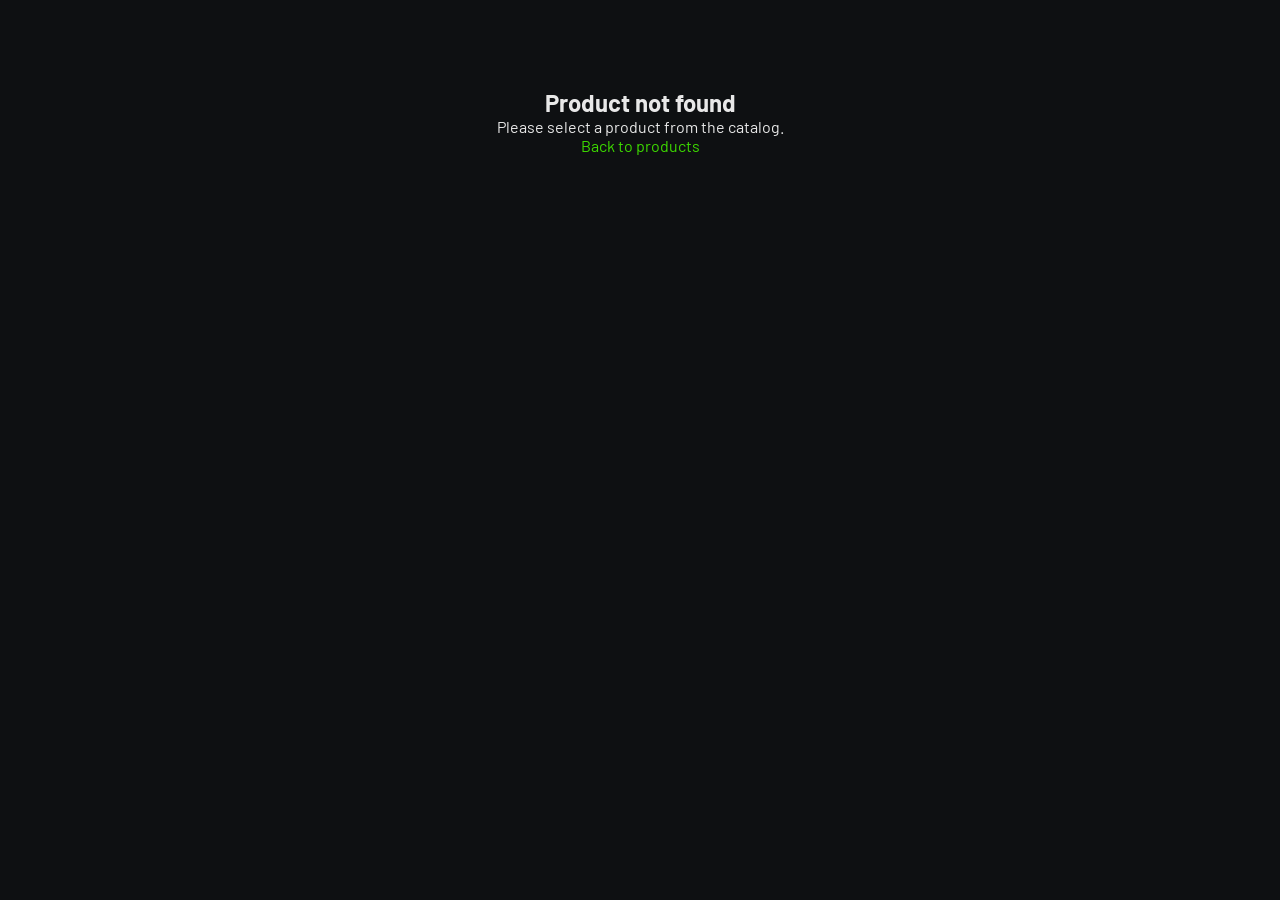
<file: product-detail.html>
<!DOCTYPE html>
<html lang="en">
<head>
  <!-- ═══ ESSENTIAL META TAGS ═══ -->
  <meta charset="UTF-8">
  <meta name="viewport" content="width=device-width, initial-scale=1.0, maximum-scale=5.0, user-scalable=yes">
  <meta name="description" id="metaDescription" content="Detailed specifications for wholesale LiFePO4 batteries. Certified quality, fast shipping. Get competitive pricing from Arkaworld™.">
  <meta name="keywords" id="metaKeywords" content="LiFePO4 battery, battery specifications, wholesale pricing, battery details">
  <meta name="author" content="Arkaworld™">
  <meta name="robots" content="index, follow, max-snippet:-1, max-image-preview:large, max-video-preview:-1">
  <meta name="theme-color" content="#0e1012">
  
  <!-- ═══ GEO-LOCATION META TAGS ═══ -->
  <meta name="geo.placename" content="India">
  <meta name="geo.region" content="IN">
  <meta name="ICBM" content="20.5937, 78.9629">
  
  <!-- ═══ OPEN GRAPH (Social Media) ═══ -->
  <meta property="og:title" id="ogTitle" content="Product Details | Arkaworld™">
  <meta property="og:type" content="product">
  <meta property="og:url" id="ogUrl" content="https://arkaworld26.com/product-detail.html">
  <meta property="og:image" id="ogImage" content="">
  <meta property="og:description" id="ogDesc" content="High-quality LiFePO4 battery with certified specifications">
  <meta property="og:site_name" content="Arkaworld™">
  <meta property="og:locale" content="en_IN">
  
  <!-- ═══ TWITTER CARD ═══ -->
  <meta name="twitter:card" content="summary_large_image">
  <meta name="twitter:title" id="twitterTitle" content="Product Details | Arkaworld™">
  <meta name="twitter:description" id="twitterDesc" content="Premium LiFePO4 battery specifications and pricing">
  <meta name="twitter:image" id="twitterImage" content="">
  
  <!-- ═══ CANONICAL & LINKS ═══ -->
  <link rel="canonical" id="canonical" href="https://arkaworld26.com/product-detail.html">
  <link rel="icon" type="image/x-icon" href="favicon.ico">
  <link rel="manifest" href="manifest.json">
  <link rel="preconnect" href="https://fonts.googleapis.com">
  <link rel="preconnect" href="https://fonts.gstatic.com" crossorigin>
  <link href="https://fonts.googleapis.com/css2?family=Barlow:wght@300;400;500;600;700;800;900&family=Barlow+Condensed:wght@400;500;600;700;800;900&display=swap" rel="stylesheet">
  
  <title id="pageTitle">Arkaworld™ — Product Details</title>
  <style>
*{box-sizing:border-box;margin:0;padding:0}
body{background:#0e1012;font-family:'Barlow',sans-serif;color:#e8e8e8}

.pg{max-width:1060px;margin:0 auto;padding:28px 28px 64px}

.back{display:inline-flex;align-items:center;gap:7px;color:#888;font-size:11px;font-weight:700;text-decoration:none;margin-bottom:20px;letter-spacing:.8px;text-transform:uppercase;transition:color .2s}
.back:hover{color:#3dd900}

.bc{display:flex;align-items:center;gap:6px;margin-bottom:28px}
.bc a{font-size:11px;color:#888;text-decoration:none}
.bc a:hover{color:#3dd900}
.bc span{font-size:11px;color:#777}
.bc .cur{color:#999}

.main{display:grid;grid-template-columns:1fr 1.05fr;gap:36px;margin-bottom:36px;align-items:start}

.img-main-wrap{
  position:relative;width:100%;
  aspect-ratio:4/3;
  background:#0c1014;
  border:1px solid rgba(255,255,255,.07);
  border-radius:14px;
  overflow:hidden;
  margin-bottom:10px;
}
.img-main-wrap img{width:100%;height:100%;object-fit:cover;display:block}
.img-ph{position:absolute;inset:0;display:flex;align-items:center;justify-content:center;font-size:72px;opacity:.18}
.img-chemistry{
  position:absolute;bottom:12px;left:12px;
  background:rgba(0,0,0,.78);color:#3dd900;
  font-size:9px;font-weight:800;letter-spacing:1px;text-transform:uppercase;
  padding:3px 9px;border-radius:4px;border:1px solid rgba(61,217,0,.2)
}
.img-tag-pop{position:absolute;top:12px;right:12px;background:#e85d2a;color:#fff;font-size:8px;font-weight:900;letter-spacing:.8px;text-transform:uppercase;padding:3px 8px;border-radius:4px;display:none}

.thumbs{display:flex;gap:8px}
.thumb{
  flex:1;aspect-ratio:4/3;
  background:#0c1014;border:1px solid rgba(255,255,255,.06);
  border-radius:8px;cursor:pointer;
  display:flex;align-items:center;justify-content:center;
  font-size:18px;opacity:.35;transition:all .2s;overflow:hidden;
}
.thumb.active{border-color:rgba(61,217,0,.4);opacity:1}
.thumb:hover:not(.active){border-color:rgba(61,217,0,.2);opacity:.65}

.info-top{display:flex;align-items:center;justify-content:space-between;margin-bottom:10px}
.badge{background:rgba(61,217,0,.08);color:#3dd900;border:1px solid rgba(61,217,0,.17);border-radius:5px;font-size:9px;font-weight:800;text-transform:uppercase;letter-spacing:.7px;padding:2px 8px}
.brand{font-size:10px;color:#999;font-weight:700;letter-spacing:.8px;text-transform:uppercase}

.prod-name{font-family:'Barlow Condensed',sans-serif;font-size:34px;font-weight:900;line-height:1.05;letter-spacing:-.2px;color:#f0f0f0;margin-bottom:6px}
.prod-spec{font-size:11px;color:#3dd900;font-weight:700;margin-bottom:14px;letter-spacing:.3px}
.prod-desc{font-size:13px;color:#aaa;line-height:1.82;margin-bottom:18px}

.chips{display:flex;flex-wrap:wrap;gap:6px;margin-bottom:18px}
.chip{background:rgba(255,255,255,.04);border:1px solid rgba(255,255,255,.07);border-radius:5px;font-size:10px;color:#999;padding:4px 10px;font-weight:600}

.price-box{background:#111316;border:1px solid rgba(255,255,255,.07);border-radius:10px;padding:13px 16px;display:flex;align-items:center;justify-content:space-between;margin-bottom:16px}
.price-lbl{font-size:10px;color:#999;text-transform:uppercase;letter-spacing:.8px;margin-bottom:3px}
.price-val{font-size:16px;color:#3dd900;font-weight:800}
.price-note{font-size:10px;color:#999;text-align:right;line-height:1.6}

.cta-two{display:grid;grid-template-columns:1fr 1fr;gap:10px;margin-bottom:10px}
.btn-g{background:#3dd900;color:#0e1012;border:none;padding:13px;border-radius:9px;font-size:13px;font-weight:800;cursor:pointer;font-family:inherit;text-decoration:none;text-align:center;display:block;transition:opacity .2s}
.btn-g:hover{opacity:.86}
.btn-w{background:rgba(61,217,0,.09);color:#3dd900;border:1px solid rgba(61,217,0,.2);padding:13px;border-radius:9px;font-size:13px;font-weight:800;text-decoration:none;text-align:center;display:block;transition:background .2s}
.btn-w:hover{background:rgba(61,217,0,.16)}
.btn-c{background:transparent;color:#aaa;border:1px solid rgba(255,255,255,.08);padding:10px;border-radius:9px;font-size:12px;font-weight:600;text-decoration:none;text-align:center;display:block;grid-column:span 2;transition:border-color .2s}
.btn-c:hover{border-color:rgba(255,255,255,.18)}

.trust{display:flex;flex-wrap:wrap;gap:10px;margin-top:14px}
.trust span{font-size:10px;color:#999;display:flex;align-items:center;gap:4px}
.trust span::before{content:'✓';color:#3dd900;font-weight:800}

.tabs{margin-bottom:36px}
.tab-nav{display:flex;border-bottom:1px solid rgba(255,255,255,.06);margin-bottom:22px}
.tb{background:none;border:none;padding:10px 16px;font-size:11px;font-weight:700;color:#888;cursor:pointer;border-bottom:2px solid transparent;margin-bottom:-1px;font-family:inherit;letter-spacing:.8px;text-transform:uppercase;transition:color .2s}
.tb.on{color:#3dd900;border-bottom-color:#3dd900}
.tb:hover:not(.on){color:#aaa}
.tp{display:none}
.tp.on{display:block}

.st{width:100%;border-collapse:collapse;border-radius:10px;overflow:hidden}
.st tr{border-bottom:1px solid rgba(255,255,255,.04)}
.st tr:last-child{border:none}
.st td{padding:11px 14px;font-size:13px;vertical-align:middle}
.st td:first-child{font-size:10px;font-weight:700;color:#999;text-transform:uppercase;letter-spacing:.8px;width:36%;background:#111316}
.st td:last-child{color:#ccc;background:#0e1012}
.st tr:nth-child(even) td:last-child{background:#0a0d0f}
.st tr:nth-child(even) td:first-child{background:#111316}

.feat-g{display:grid;grid-template-columns:1fr 1fr;gap:11px}
.fc{background:#111316;border:1px solid rgba(255,255,255,.06);border-radius:10px;padding:14px;display:flex;gap:12px}
.fi{width:30px;height:30px;flex-shrink:0;background:rgba(61,217,0,.06);border:1px solid rgba(61,217,0,.13);border-radius:7px;display:flex;align-items:center;justify-content:center;font-size:13px}
.ft{font-family:'Barlow Condensed',sans-serif;font-size:15px;font-weight:800;color:#bbb;margin-bottom:3px}
.fd{font-size:11px;color:#999;line-height:1.6}

.rel-head{font-size:10px;color:#3dd900;text-transform:uppercase;letter-spacing:2px;font-weight:700;margin-bottom:14px}
.rel-g{display:grid;grid-template-columns:repeat(4,1fr);gap:12px}
.rc{background:#111316;border:1px solid rgba(61,217,0,.15);border-radius:11px;overflow:hidden;cursor:pointer;transition:border-color .22s,transform .22s}
.rc:hover{border-color:rgba(61,217,0,.35);transform:translateY(-2px);box-shadow:0 8px 20px rgba(61,217,0,.08)}
.rc-img{width:100%;aspect-ratio:4/3;background:#0c1014;display:flex;align-items:center;justify-content:center;font-size:24px;border-bottom:1px solid rgba(255,255,255,.05);position:relative}
.rc-img::before{content:'🔋';position:absolute;opacity:.15}
.rc-img img{width:100%;height:100%;object-fit:cover;display:block;opacity:1}
.rc-body{padding:10px 11px;background:linear-gradient(135deg, #111316 0%, #0f1113 100%)}
.rc-badge{font-size:8px;color:#3dd900;font-weight:800;text-transform:uppercase;letter-spacing:.5px;margin-bottom:3px;background:rgba(61,217,0,.08);padding:3px 6px;border-radius:3px;display:inline-block}
.rc-name{font-family:'Barlow Condensed',sans-serif;font-size:13px;font-weight:800;color:#ddd;margin-bottom:3px;line-height:1.2}
.rc-spec{font-size:9px;color:#aaa;margin-bottom:8px;line-height:1.5}
.rc-btn{width:100%;background:rgba(61,217,0,.12);color:#3dd900;border:1px solid rgba(61,217,0,.25);padding:5px;border-radius:5px;font-size:10px;font-weight:800;cursor:pointer;font-family:inherit;transition:all .2s}
.rc-btn:hover{background:rgba(61,217,0,.2);border-color:rgba(61,217,0,.35)}

@media(max-width:900px){
  .main{grid-template-columns:1fr;gap:24px}
  .rel-g{grid-template-columns:repeat(2,1fr)}
  .feat-g{grid-template-columns:1fr}
}

@media(max-width:768px){
  .pg{padding:20px 16px 50px}
  .back{font-size:10px;margin-bottom:16px}
  .bc{margin-bottom:20px}
  .prod-name{font-size:28px}
  .cta-two{grid-template-columns:1fr;gap:8px}
  .btn-c{grid-column:span 1}
  .rel-g{grid-template-columns:1fr}
  .feat-g{grid-template-columns:1fr}
  .st{font-size:12px}
  .st td{padding:9px 12px}
  .st td:first-child{font-size:9px}
  .cta-two{margin-bottom:8px}
  .trust{gap:8px}
  .trust span{font-size:9px}
  .price-box{padding:10px 14px}
  .price-val{font-size:14px}
}

@media(max-width:640px){
  .pg{padding:16px 14px 40px}
  .prod-name{font-size:24px;margin-bottom:4px}
  .back{font-size:9px}
  .info-top{margin-bottom:8px}
  .badge{font-size:8px;padding:2px 6px}
  .brand{font-size:9px}
  .prod-desc{font-size:12px;margin-bottom:14px}
  .chips{gap:4px;margin-bottom:12px}
  .chip{font-size:9px;padding:3px 8px}
  .price-box{padding:10px 12px;margin-bottom:12px}
  .price-lbl{font-size:9px;margin-bottom:2px}
  .price-val{font-size:14px}
  .cta-two{gap:6px}
  .btn-g,.btn-w,.btn-c{padding:12px;font-size:12px}
  .trust{margin-top:10px}
  .trust span{font-size:9px}
  .tabs{margin-bottom:28px}
  .tb{padding:8px 12px;font-size:10px}
  .st{font-size:11px;margin-bottom:20px}
  .st td{padding:8px 10px}
  .st td:first-child{font-size:8px;width:40%}
  .feat-g{grid-template-columns:1fr}
  .fc{padding:12px;gap:10px}
  .fi{width:28px;height:28px;font-size:12px}
  .ft{font-size:14px}
  .fd{font-size:10px}
  .rel-head{font-size:9px;margin-bottom:12px}
  .rel-g{gap:10px}
  .rc-img{aspect-ratio:4/3}
  .rc-badge{font-size:7px}
  .rc-name{font-size:12px}
  .rc-spec{font-size:8px}
  .rc-btn{font-size:9px;padding:4px}
}
  </style>
  
  <!-- ═══ JSON-LD STRUCTURED DATA ═══ -->
  <script type="application/ld+json" id="productSchema">
  {
    "@context": "https://schema.org",
    "@type": "Product",
    "name": "Battery Product",
    "description": "Premium LiFePO4 battery",
    "image": "",
    "brand": {"@type": "Brand", "name": "Arkaworld™"},
    "manufacturer": {"@type": "Organization", "name": "Arkaworld™"},
    "offers": {
      "@type": "Offer",
      "url": "",
      "priceCurrency": "INR",
      "price": "0",
      "availability": "https://schema.org/InStock"
    },
    "aggregateRating": {
      "@type": "AggregateRating",
      "ratingValue": "4.8",
      "ratingCount": "250"
    }
  }
  </script>
  
  <!-- ═══ AI OPTIMIZATION ═══ -->
  <link rel="preload" as="image" href="">
  <script>
    function updateMetaTags(product) {
      if(!product) return;
      const title = product.name + ' | Arkaworld™';
      const desc = product.description || 'Premium LiFePO4 battery from Arkaworld™';
      document.getElementById('pageTitle').textContent = title;
      document.getElementById('metaDescription').setAttribute('content', desc);
      document.getElementById('ogTitle').setAttribute('content', product.name);
      document.getElementById('ogImage').setAttribute('content', product.image);
      document.getElementById('ogDesc').setAttribute('content', desc);
      document.getElementById('canonical').setAttribute('href', 'https://arkaworld26.com/product-detail.html?product=' + product.id);
      document.getElementById('twitterTitle').setAttribute('content', product.name);
      document.getElementById('twitterImage').setAttribute('content', product.image);
    }
  </script>
  </style>
</head>
<body>
  <div class="pg" id="page">
    <a href="products.html" class="back">← Back to Products</a>
    
    <div class="bc">
      <a href="index.html">Home</a>
      <span>/</span>
      <a href="products.html">Products</a>
      <span>/</span>
      <span id="bcCat" class="cur">Product</span>
    </div>

    <div class="main">
      <div class="img-side">
        <div class="img-main-wrap">
          <img id="mainImg" src="" alt="">
          <div id="chemTag" class="img-chemistry"></div>
        </div>
        <div class="thumbs" id="thumbs"></div>
      </div>

      <div class="info-side">
        <div class="info-top">
          <div id="badgeTag" class="badge"></div>
          <div id="brandTag" class="brand"></div>
        </div>
        <h1 class="prod-name" id="prodName"></h1>
        <div class="prod-spec" id="prodSpec"></div>
        <p class="prod-desc" id="prodDesc"></p>
        
        <div class="chips" id="chips"></div>

        <div class="price-box">
          <div>
            <div class="price-lbl">Price</div>
            <div class="price-val" id="priceVal"></div>
          </div>
          <div class="price-note">
            <div>Contact us for</div>
            <div>bulk orders</div>
          </div>
        </div>

        <div class="cta-two">
          <button class="btn-g" onclick="location.href='contact.html'">Get Quote</button>
          <a href="https://wa.me/message/ARKAWORLD" class="btn-w">WhatsApp</a>
        </div>

        <div class="trust">
          <span>Certified supplier</span>
          <span>Fast shipping</span>
          <span>Quality guaranteed</span>
        </div>
      </div>
    </div>

    <div class="tabs">
      <div class="tab-nav">
        <button class="tb on" onclick="tabClick(0)">Specifications</button>
        <button class="tb" onclick="tabClick(1)">Features</button>
      </div>

      <div class="tp on" id="tab0">
        <table class="st" id="specsTable"></table>
      </div>

      <div class="tp" id="tab1">
        <div class="feat-g" id="featuresGrid"></div>
      </div>
    </div>

    <div id="relProdSection" style="display:none;">
      <h2 class="rel-head">Related Products</h2>
      <div class="rel-g" id="relProd"></div>
    </div>
  </div>

  <script>
let products = [];
let currentProduct = null;
let relatedProducts = [];

async function init() {
  try {
    const res = await fetch('data/products.json');
    const data = await res.json();
    products = data.products;
    
    const params = new URLSearchParams(window.location.search);
    const pid = params.get('product') || params.get('id');
    
    if (!pid) {
      document.getElementById('page').innerHTML = '<div style="text-align:center;padding:60px 20px;"><h2>Product not found</h2><p>Please select a product from the catalog.</p><a href="products.html" style="color:#3dd900;text-decoration:none;">Back to products</a></div>';
      return;
    }
    
    currentProduct = products.find(p => p.id === pid);
    if (!currentProduct) {
      document.getElementById('page').innerHTML = '<div style="text-align:center;padding:60px 20px;"><h2>Product not found</h2><a href="products.html" style="color:#3dd900;text-decoration:none;">Back to products</a></div>';
      return;
    }
    
    document.title = `${currentProduct.name} | Arkaworld™`;
    updateMetaTags(currentProduct);
    renderProduct();
    renderRelated();
  } catch (e) {
    // Error handled silently
  }
}

function renderProduct() {
  const p = currentProduct;
  
  document.getElementById('pageTitle').textContent = `${p.name} | Arkaworld™`;
  document.getElementById('badgeTag').textContent = p.badge || 'FEATURED';
  document.getElementById('brandTag').textContent = p.brand || 'ARKAWORLD';
  document.getElementById('bcCat').textContent = p.category.toUpperCase();
  document.getElementById('prodName').textContent = p.name;
  document.getElementById('prodSpec').textContent = (p.details?.voltage ? `${p.details.voltage} | ` : '') + (p.details?.capacity ? `${p.details.capacity}` : '');
  document.getElementById('prodDesc').textContent = p.description;
  document.getElementById('mainImg').src = p.image;
  document.getElementById('mainImg').alt = p.name;
  document.getElementById('priceVal').textContent = p.price || 'Call for price';
  
  if (p.details?.chemistry) {
    document.getElementById('chemTag').textContent = p.details.chemistry;
  }

  const chipsHtml = [];
  if (p.details?.warranty) chipsHtml.push(`<div class="chip">${p.details.warranty} Warranty</div>`);
  if (p.details?.cycles) chipsHtml.push(`<div class="chip">${p.details.cycles} Cycles</div>`);
  if (p.details?.range) chipsHtml.push(`<div class="chip">Range: ${p.details.range}</div>`);
  document.getElementById('chips').innerHTML = chipsHtml.join('');

  const specsData = [
    ['Voltage', p.details?.voltage || '—'],
    ['Capacity', p.details?.capacity || '—'],
    ['Chemistry', p.details?.chemistry || '—'],
    ['Cycles', p.details?.cycles || '—'],
    ['Warranty', p.details?.warranty || '—'],
    ['Weight', p.details?.weight || '—'],
  ];
  
  const tableHtml = specsData.map(([k, v]) => `<tr><td>${k}</td><td>${v}</td></tr>`).join('');
  document.getElementById('specsTable').innerHTML = tableHtml;

  const featuresData = [
    { icon: '⚡', title: 'High Performance', desc: 'Optimized for maximum efficiency' },
    { icon: '🛡️', title: 'Advanced Safety', desc: 'Built-in protection systems' },
    { icon: '♻️', title: 'Eco-Friendly', desc: 'Sustainable lithium technology' },
    { icon: '🔧', title: 'Easy Installation', desc: 'Simple mounting and setup' },
    { icon: '📊', title: 'Smart Monitoring', desc: 'Real-time performance tracking' },
    { icon: '🌍', title: 'Wide Compatibility', desc: 'Works with various systems' },
  ];

  const featHtml = featuresData.map(f => `
    <div class="fc">
      <div class="fi">${f.icon}</div>
      <div>
        <div class="ft">${f.title}</div>
        <div class="fd">${f.desc}</div>
      </div>
    </div>
  `).join('');
  document.getElementById('featuresGrid').innerHTML = featHtml;
  
  // Update JSON-LD Schema
  const schema = {
    "@context": "https://schema.org",
    "@type": "Product",
    "name": p.name,
    "description": p.description,
    "image": p.image,
    "brand": {
      "@type": "Brand",
      "name": p.brand || "Arkaworld™"
    },
    "manufacturer": {
      "@type": "Organization",
      "name": "Arkaworld™"
    },
    "offers": {
      "@type": "Offer",
      "url": `https://arkaworld26.com/product-detail.html?product=${p.id}`,
      "priceCurrency": "INR",
      "price": p.price?.replace(/[^\d]/g, '') || "0",
      "availability": "https://schema.org/InStock"
    },
    "aggregateRating": {
      "@type": "AggregateRating",
      "ratingValue": "4.8",
      "ratingCount": "250"
    }
  };
  document.getElementById('productSchema').textContent = JSON.stringify(schema, null, 2);
}

function renderRelated() {
  const cat = currentProduct.category;
  relatedProducts = products.filter(p => p.category === cat && p.id !== currentProduct.id).slice(0, 4);
  
  if (relatedProducts.length === 0) {
    document.getElementById('relProdSection').style.display = 'none';
    return;
  }
  
  document.getElementById('relProdSection').style.display = 'block';
  
  const relHtml = relatedProducts.map(p => `
    <div class="rc" onclick="location.href='product-detail.html?product=${p.id}'">
      <div class="rc-img">
        <img src="${p.image}" alt="${p.name}" onerror="this.style.display='none'">
      </div>
      <div class="rc-body">
        <div class="rc-badge">${p.badge || 'PRODUCT'}</div>
        <div class="rc-name">${p.name}</div>
        <div class="rc-spec">${p.details?.voltage || '—'} | ${p.details?.capacity || '—'}</div>
        <button class="rc-btn" onclick="event.stopPropagation(); location.href='product-detail.html?product=${p.id}'">View</button>
      </div>
    </div>
  `).join('');
  
  document.getElementById('relProd').innerHTML = relHtml;
}

function tabClick(n) {
  document.querySelectorAll('.tb').forEach(b => b.classList.remove('on'));
  document.querySelectorAll('.tp').forEach(t => t.classList.remove('on'));
  document.querySelectorAll('.tb')[n].classList.add('on');
  document.getElementById('tab' + n).classList.add('on');
}

init();
  </script>
<script src="js/main.js"></script>
</body>
</html>
</file>
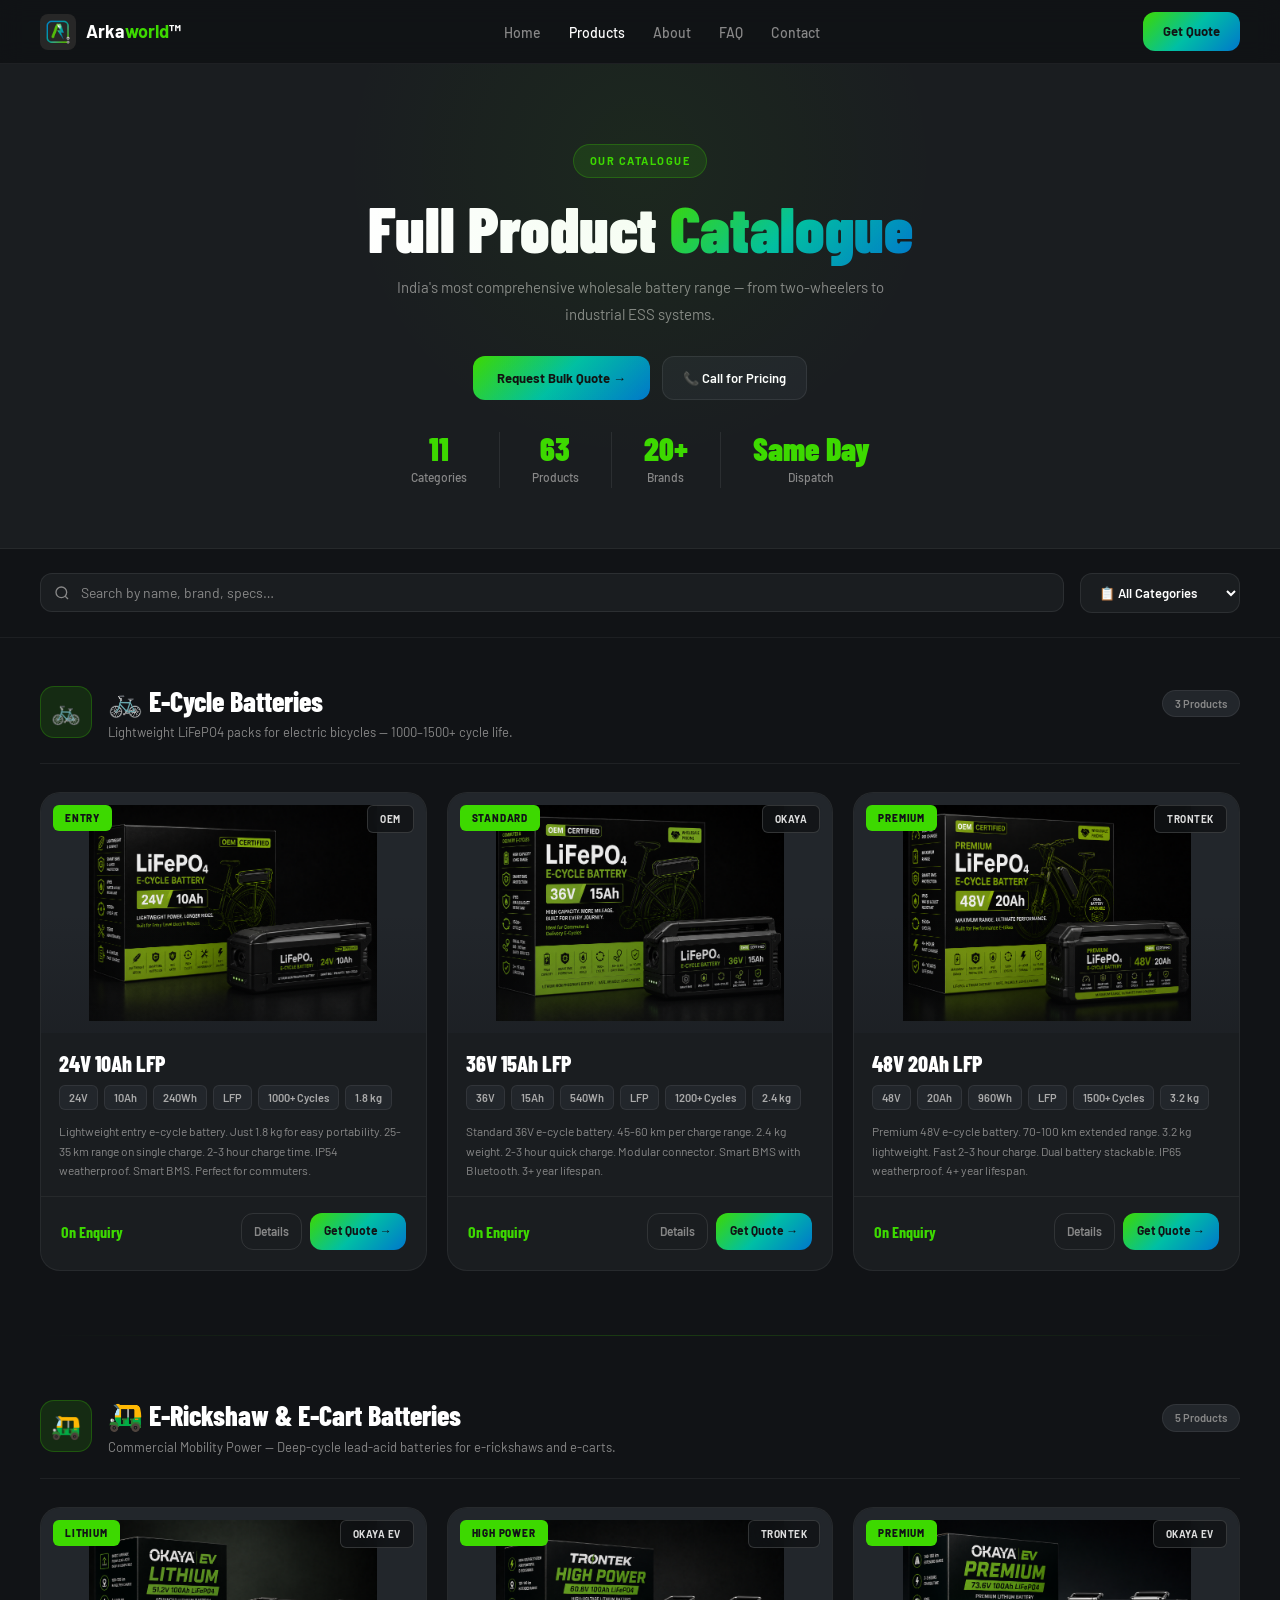
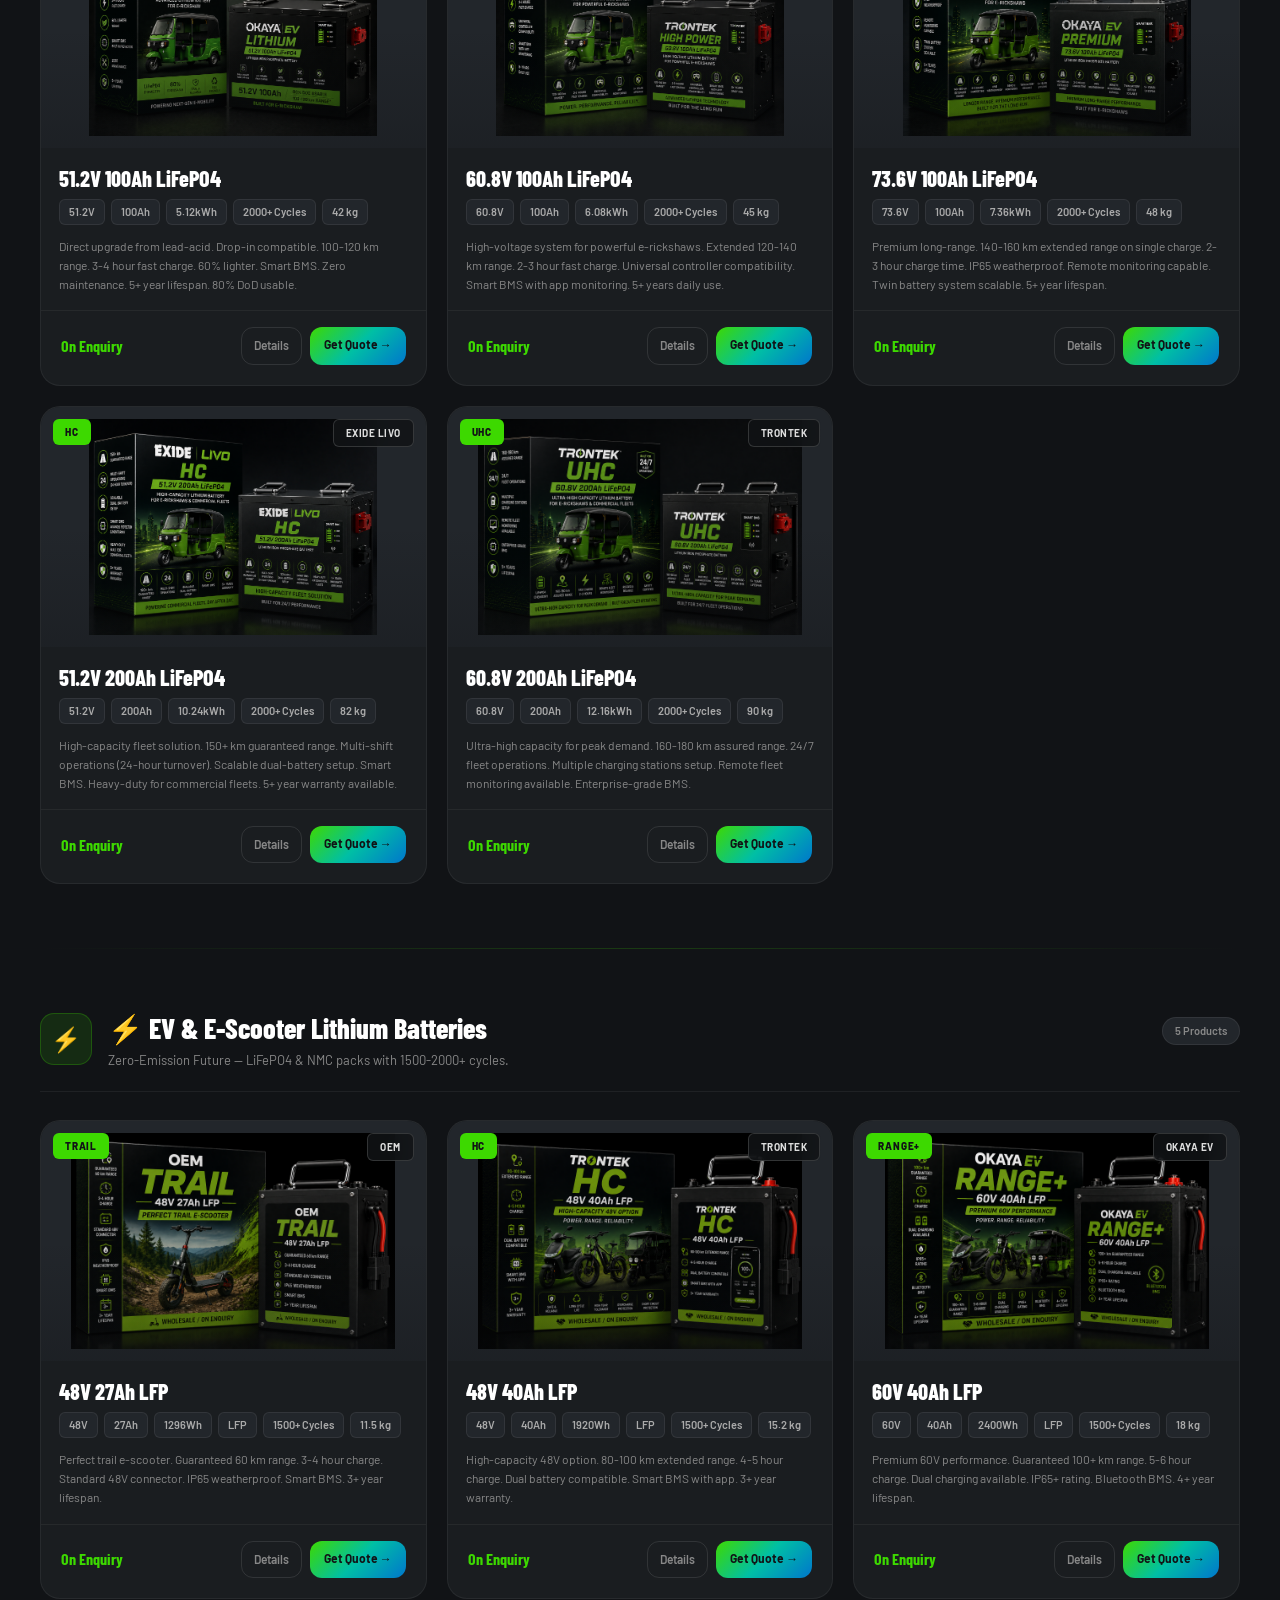
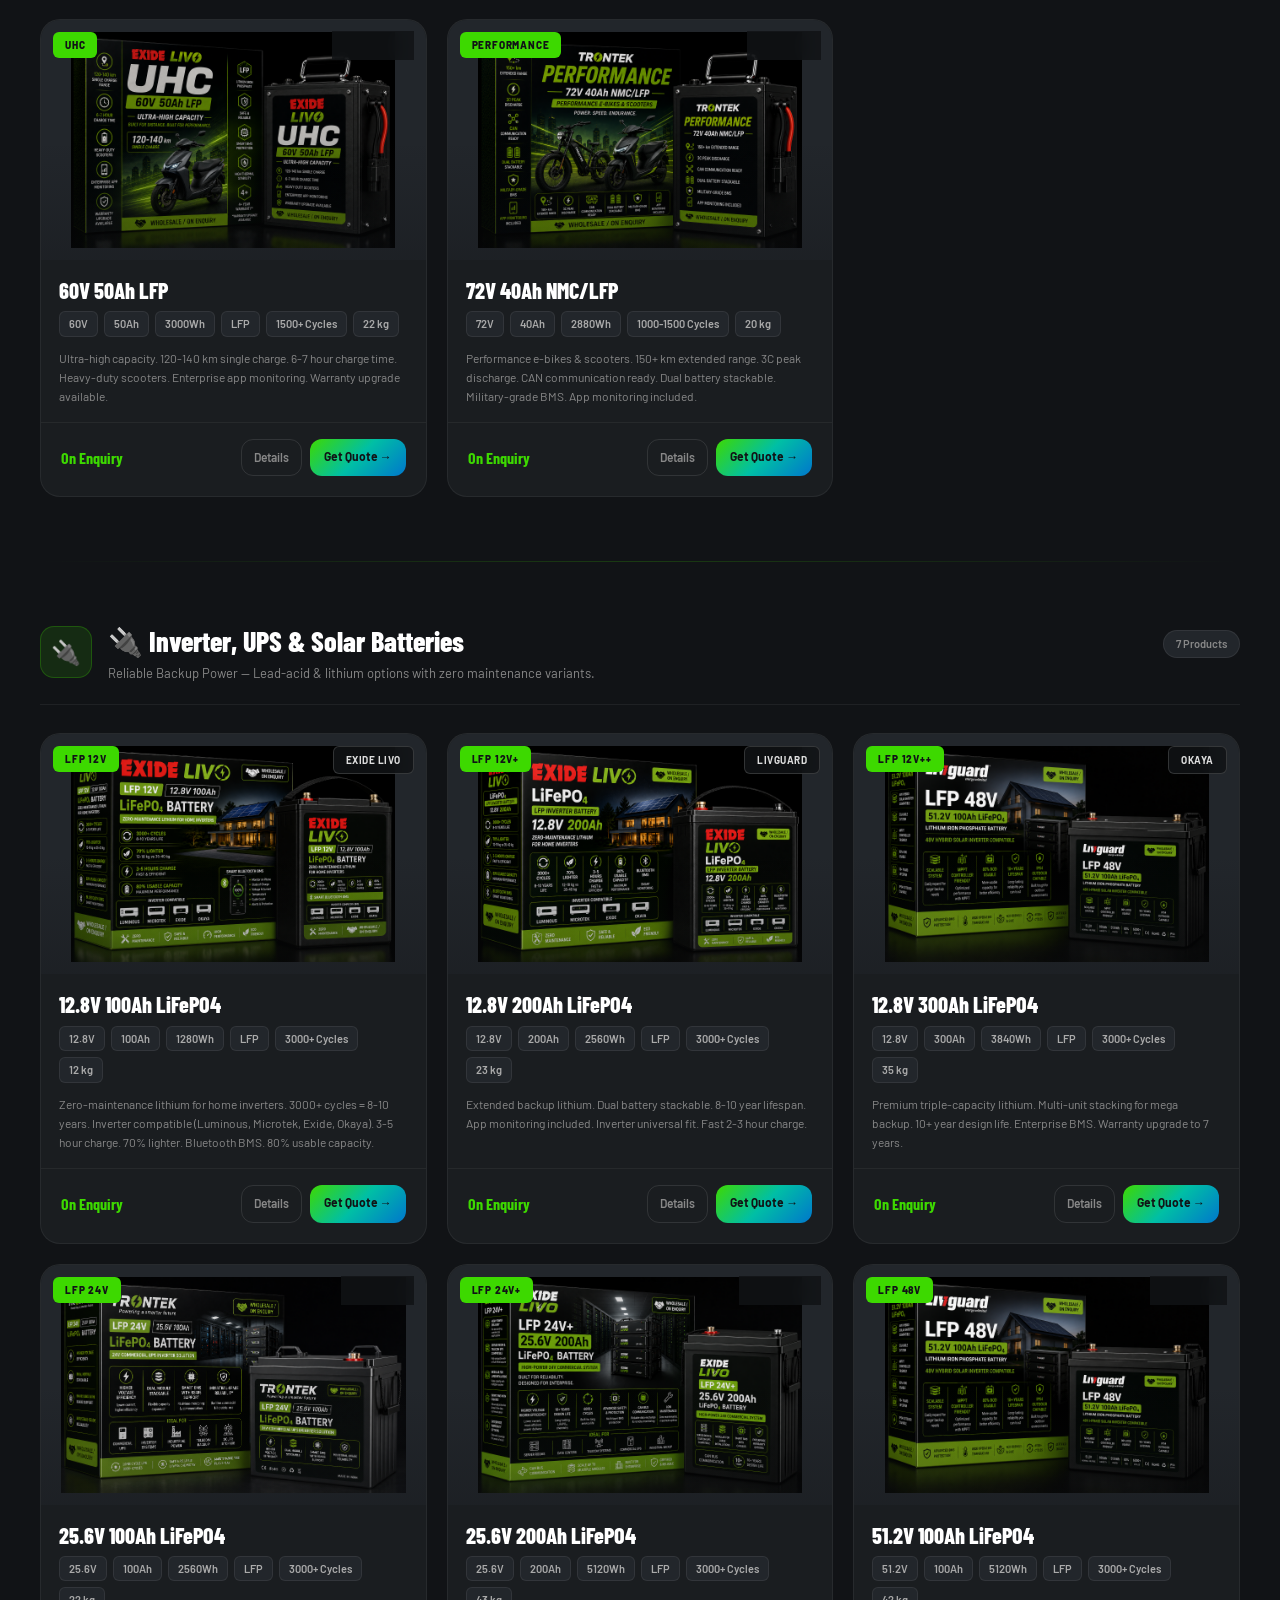
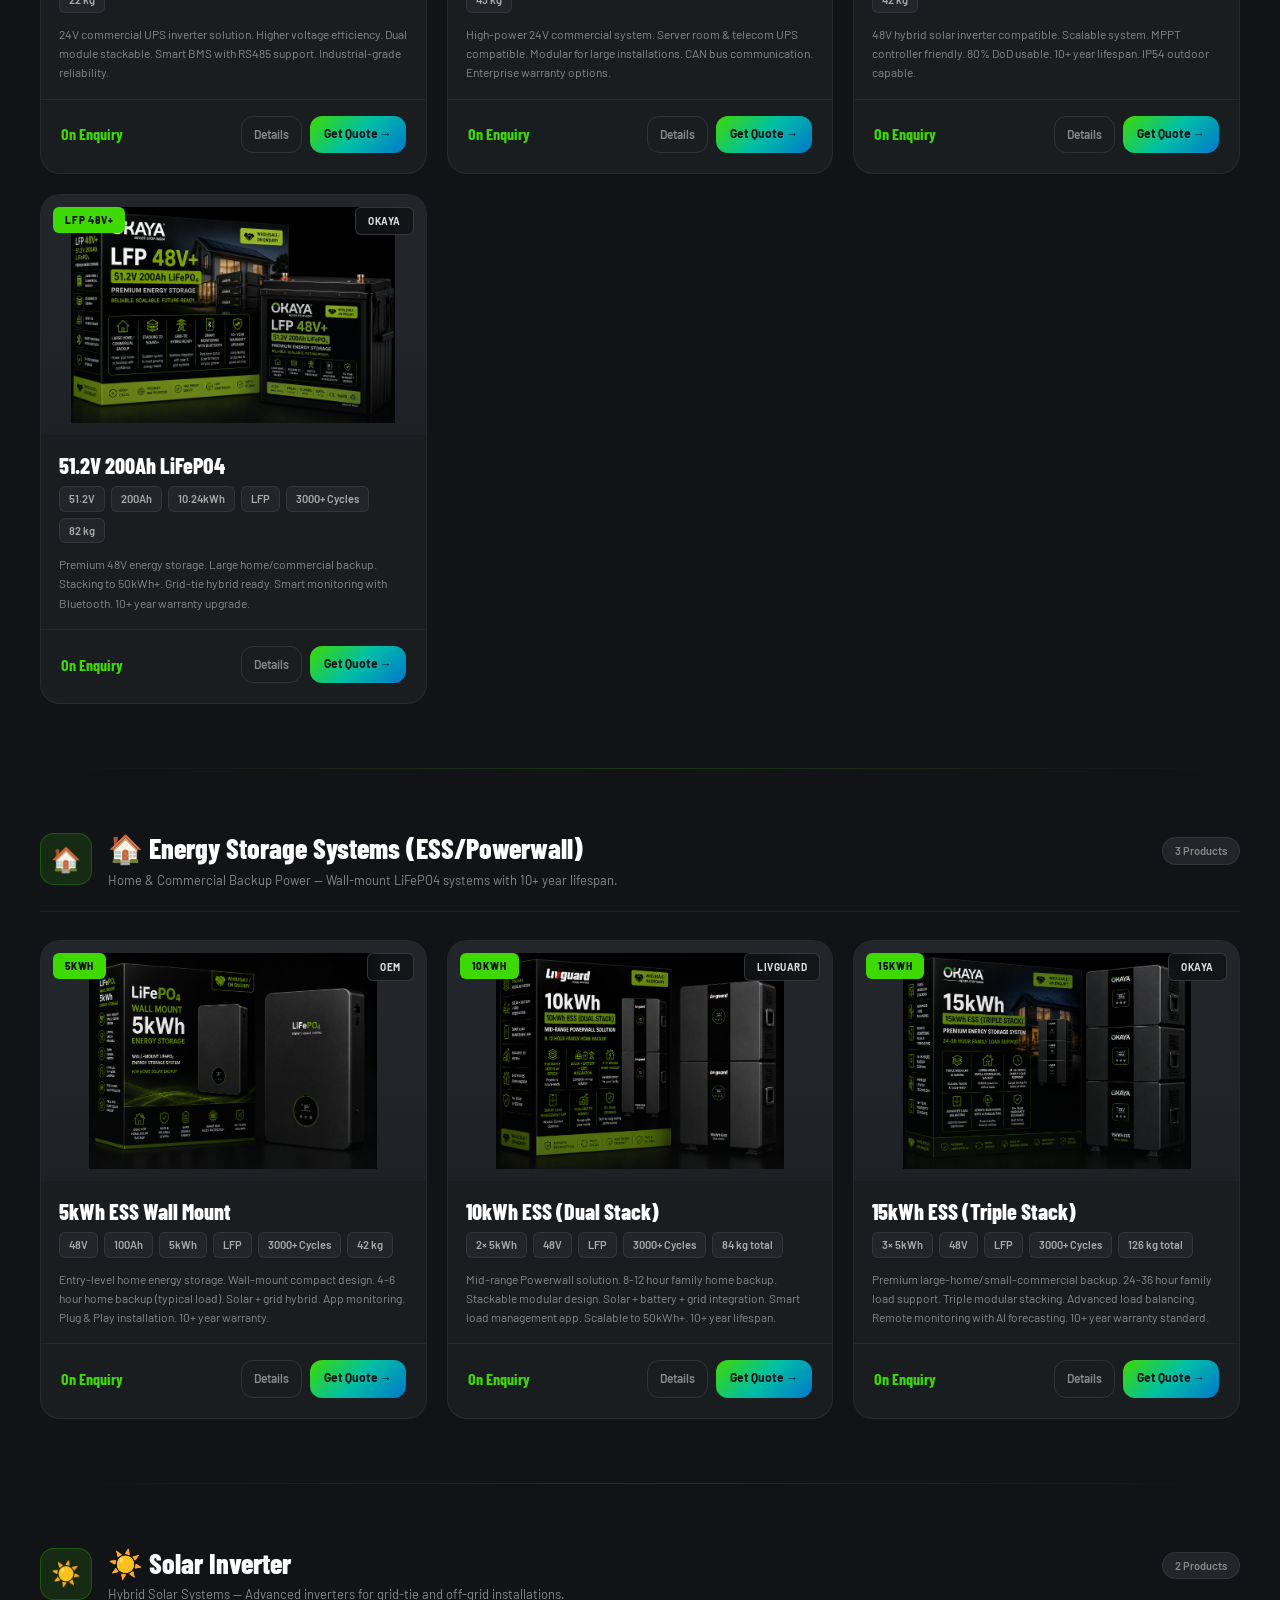
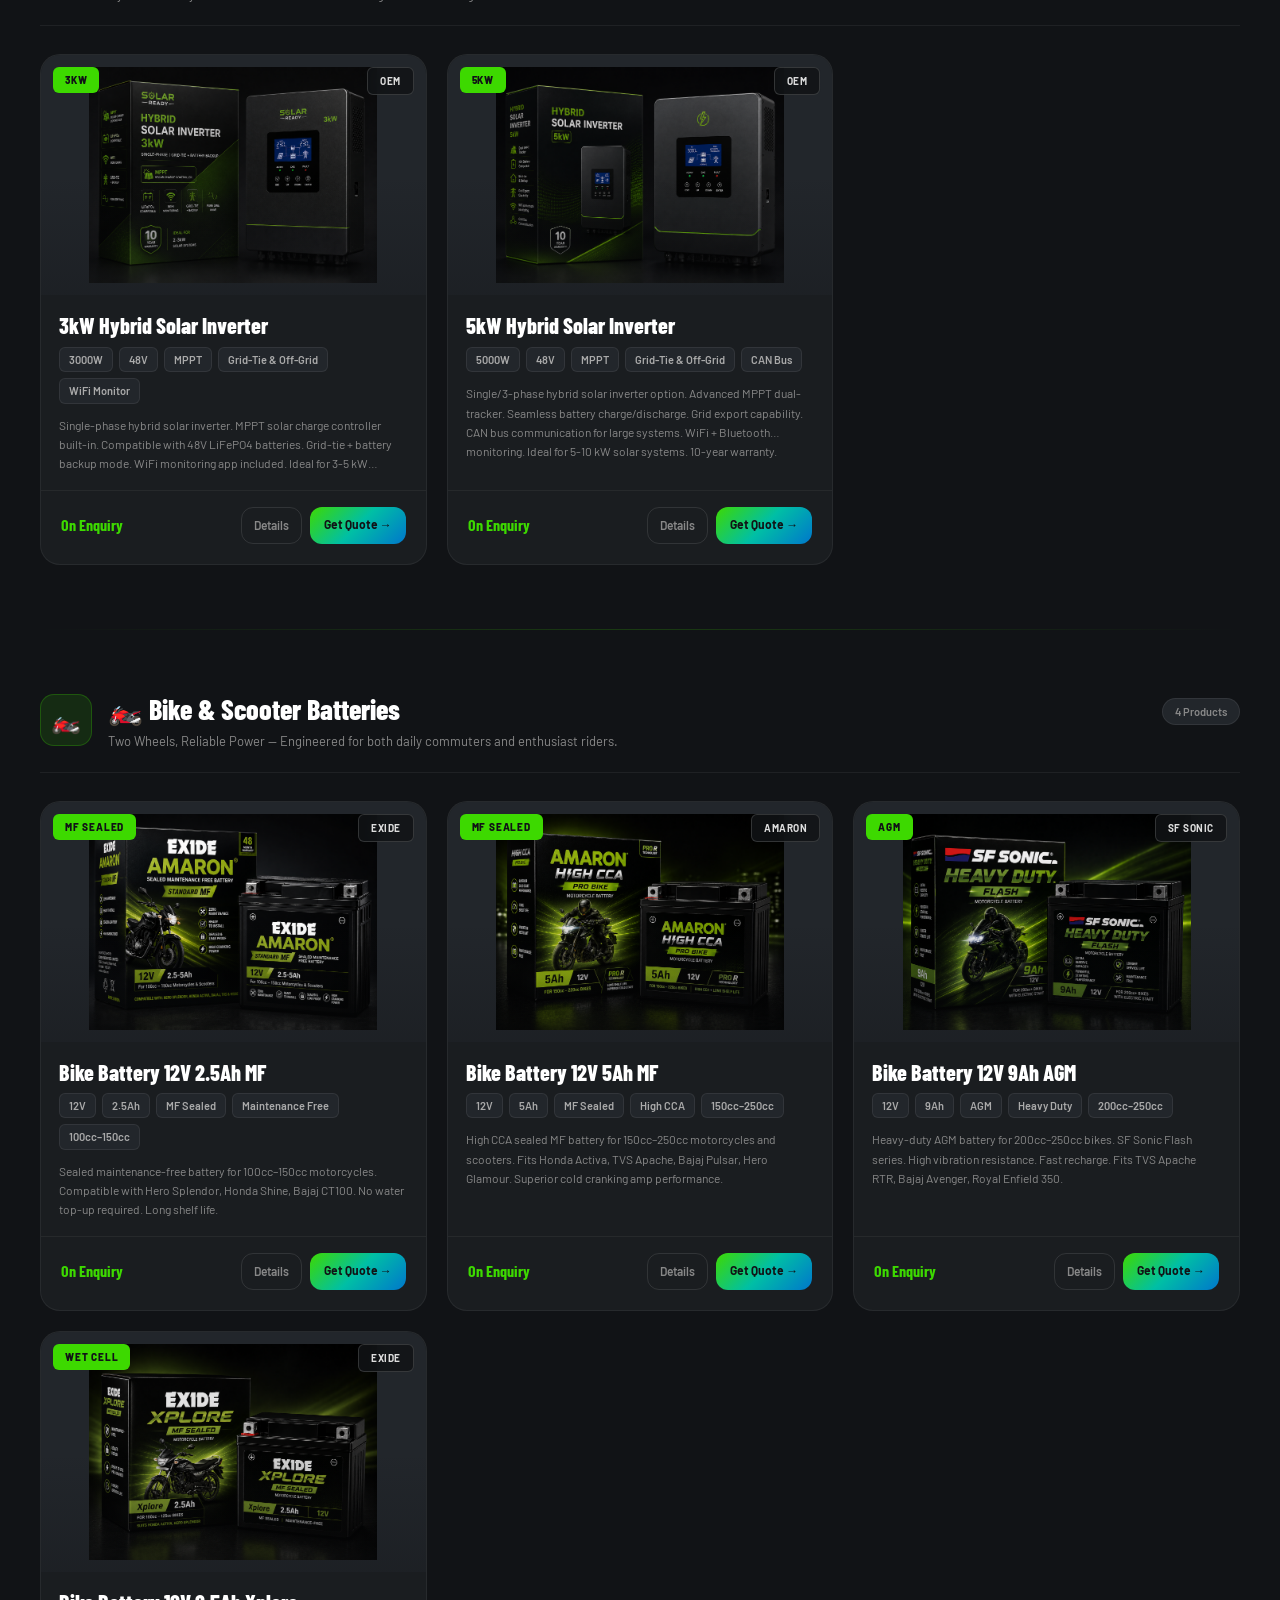
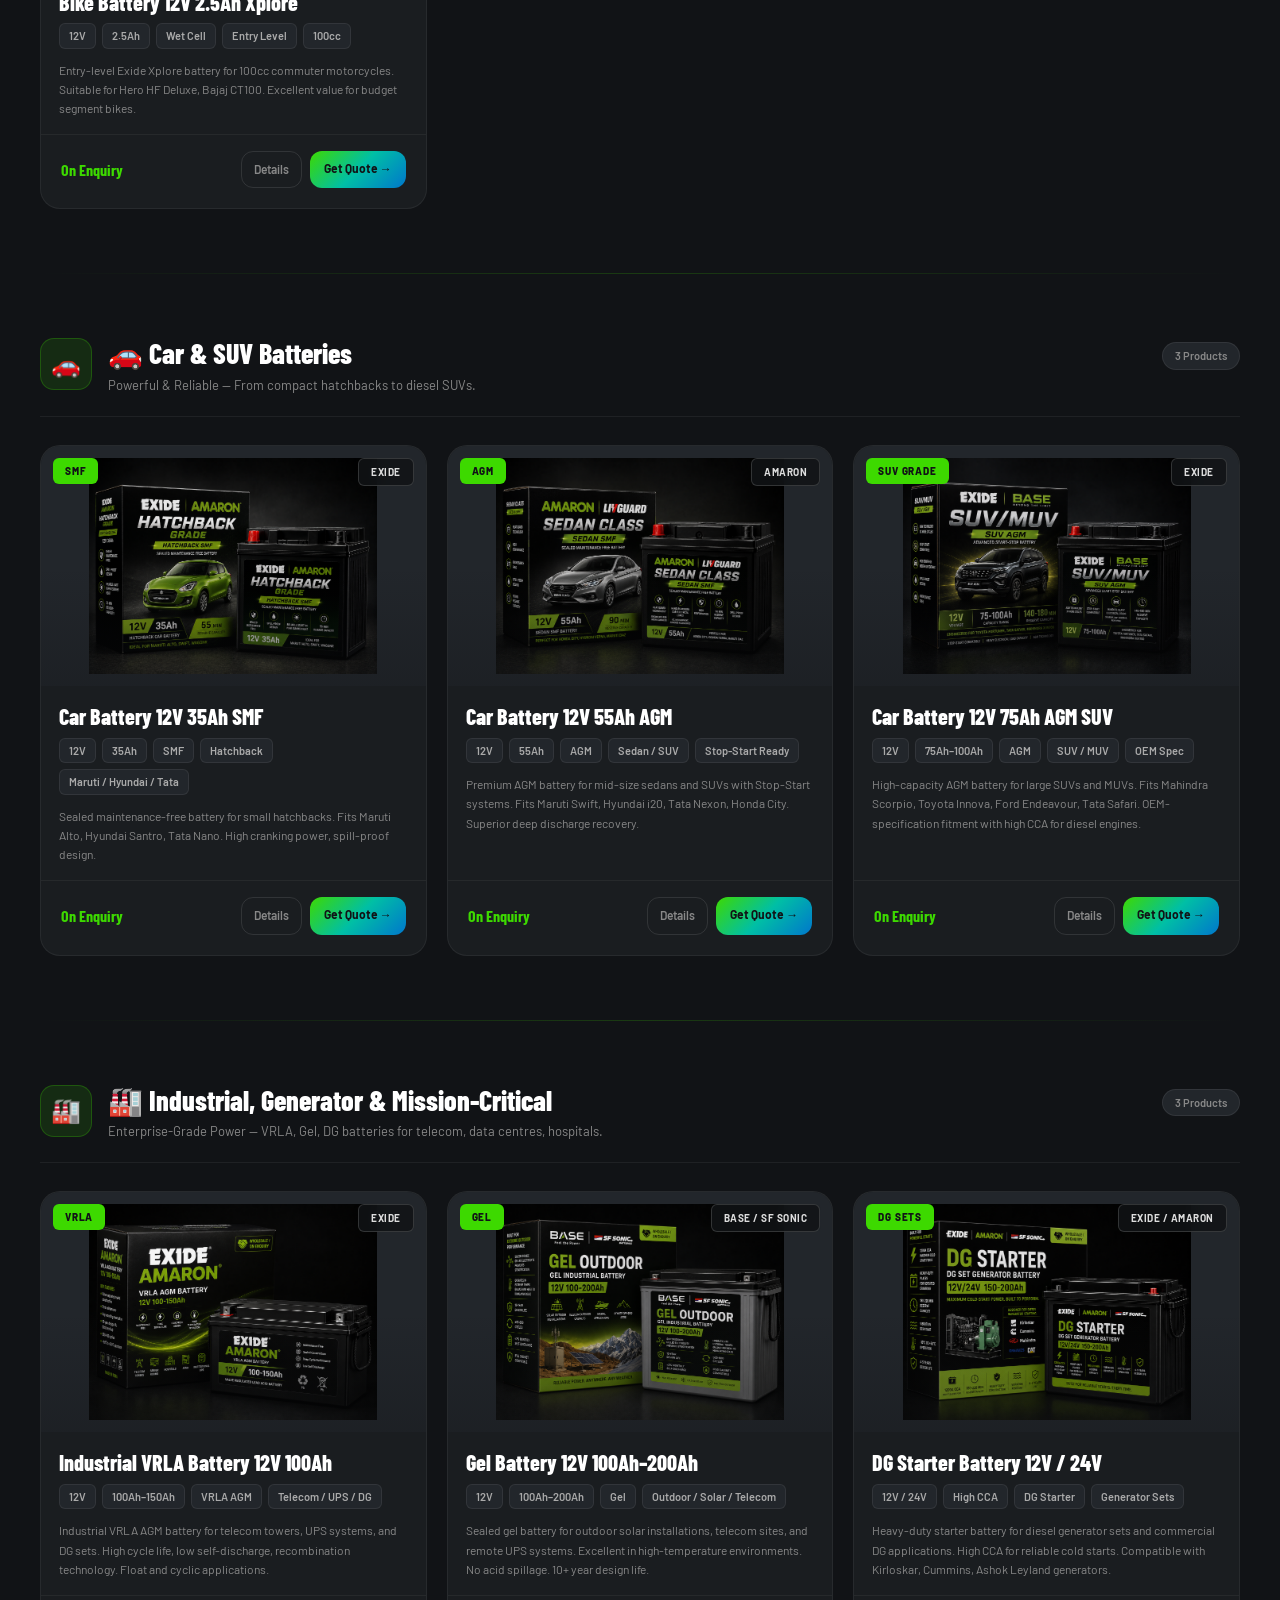
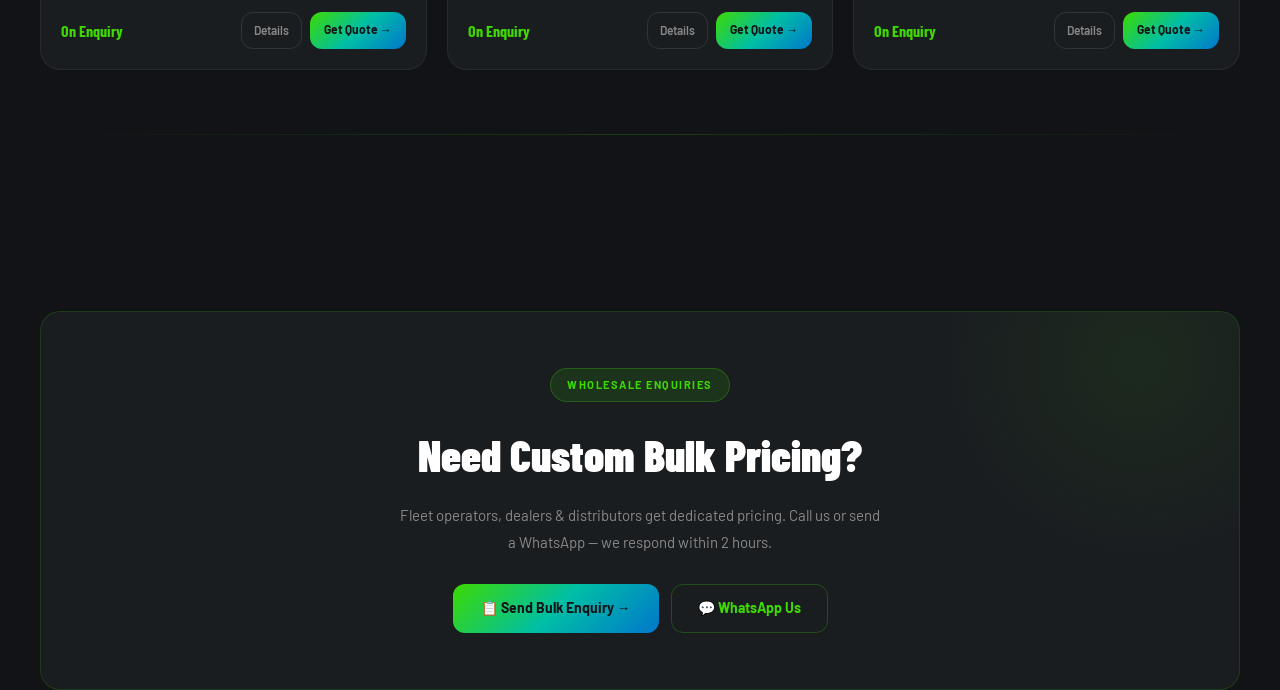
<file: products.html>
<!DOCTYPE html>
<html lang="en">
<head>
  <!-- ═══ ESSENTIAL META TAGS ═══ -->
  <meta charset="UTF-8">
  <meta name="viewport" content="width=device-width, initial-scale=1.0, maximum-scale=5.0, user-scalable=yes">
  <meta name="description" content="Browse our complete range of wholesale batteries — e-cycles, rickshaws, EVs, inverters, storage systems, and solar inverters. 25+ LiFePO4 battery products from certified suppliers. Competitive wholesale pricing. Fast shipping across India. Call +91 99743 20206.">
  <meta name="keywords" content="wholesale batteries, LiFePO4, e-cycle batteries, EV batteries, rickshaw batteries, inverter batteries, solar batteries, lithium batteries, battery wholesale, battery distributor, India">
  <meta name="author" content="Arkaworld™">
  <meta name="robots" content="index, follow, max-snippet:-1, max-image-preview:large, max-video-preview:-1">
  <meta name="theme-color" content="#111316">
  
  <!-- ═══ GEO-LOCATION META TAGS ═══ -->
  <meta name="geo.placename" content="India">
  <meta name="geo.region" content="IN">
  <meta name="ICBM" content="20.5937, 78.9629">
  <meta name="geo.position" content="20.5937;78.9629">
  
  <!-- ═══ OPEN GRAPH (Social Media) ═══ -->
  <meta property="og:title" content="Products | Arkaworld™ — Wholesale Battery Catalogue">
  <meta property="og:type" content="website">
  <meta property="og:url" content="https://arkaworld26.com/products.html">
  <meta property="og:image" content="https://arkaworld26.com/img/hero-product.jpeg">
  <meta property="og:image:alt" content="Arkaworld wholesale battery products">
  <meta property="og:description" content="Browse 25+ wholesale LiFePO4 batteries for e-cycles, EVs, rickshaws, inverters, and solar systems. Certified quality. Fast shipping.">
  <meta property="og:site_name" content="Arkaworld™">
  <meta property="og:locale" content="en_IN">
  
  <!-- ═══ TWITTER CARD ═══ -->
  <meta name="twitter:card" content="summary_large_image">
  <meta name="twitter:title" content="Arkaworld™ Wholesale Battery Catalogue">
  <meta name="twitter:description" content="Browse 25+ wholesale LiFePO4 batteries. E-cycles, EVs, rickshaws, inverters, storage systems. Certified suppliers. Fast shipping.">
  <meta name="twitter:image" content="https://arkaworld26.com/img/hero-product.jpeg">
  <meta name="twitter:site" content="@arkaworld">
  
  <!-- ═══ CANONICAL & LINKS ═══ -->
  <link rel="canonical" href="https://arkaworld26.com/products.html">
  <link rel="icon" type="image/x-icon" href="favicon.ico">
  <link rel="manifest" href="manifest.json">
  <link rel="preconnect" href="https://fonts.googleapis.com">
  <link rel="preconnect" href="https://fonts.gstatic.com" crossorigin>
  <link href="https://fonts.googleapis.com/css2?family=Barlow+Condensed:wght@400;600;700;800;900&family=Barlow:wght@300;400;500;600;700&display=swap" rel="stylesheet">
  
  <title>Products | Arkaworld™ — Wholesale Battery Catalogue</title>
  <style>
    :root {
      --green: #3DD900; --green-dim: rgba(61,217,0,0.12); --green-border: rgba(61,217,0,0.25);
      --dark: #111316; --dark2: #1a1d20; --dark3: #22262b; --dark4: #2c3038;
      --white: #ffffff; --gray: #888;
      --grad: linear-gradient(135deg, #3DD900, #00BFA5, #0077CC);
      --radius: 12px; --radius-lg: 20px;
    }
    *, *::before, *::after { box-sizing: border-box; margin: 0; padding: 0; }
    body { font-family: 'Barlow', sans-serif; background: var(--dark); color: var(--white); line-height: 1.6; }
    
    /* ── NAVBAR ── */
    .navbar { position: sticky; top: 0; z-index: 100; background: rgba(17,19,22,0.95); backdrop-filter: blur(12px); border-bottom: 1px solid rgba(255,255,255,0.06); padding: 0 40px; height: 64px; display: flex; align-items: center; justify-content: space-between; }
    .logo-box { display: flex; align-items: center; gap: 10px; text-decoration: none; color: var(--white); font-weight: 700; font-size: 18px; }
    .logo-box img { width: 36px; height: 36px; border-radius: 8px; object-fit: cover; background: var(--dark3); }
    .logo-o { color: var(--green); }
    .nav-links { display: flex; gap: 28px; list-style: none; }
    .nav-links a { color: #888; text-decoration: none; font-size: 14px; font-weight: 500; transition: color 0.2s; }
    .nav-links a.active, .nav-links a:hover { color: var(--white); }
    .get-quote-btn { background: var(--grad); color: var(--dark); padding: 9px 20px; border-radius: var(--radius); text-decoration: none; font-weight: 700; font-size: 13px; }
    .hamburger { display: none; width: 32px; height: 32px; background: none; border: none; flex-direction: column; gap: 6px; cursor: pointer; }
    .hamburger span { width: 24px; height: 2px; background: var(--white); transition: 0.3s; }
    .hamburger.open span:nth-child(1) { transform: rotate(45deg) translate(8px, 8px); }
    .hamburger.open span:nth-child(2) { opacity: 0; }
    .hamburger.open span:nth-child(3) { transform: rotate(-45deg) translate(7px, -7px); }
    .mobile-menu { display: none; position: fixed; top: 64px; left: 0; right: 0; bottom: 0; background: var(--dark2); flex-direction: column; gap: 16px; padding: 24px; z-index: 99; }
    .mobile-menu.open { display: flex; }
    .mobile-menu-link { color: var(--white); text-decoration: none; padding: 12px; }

    /* ── PAGE HERO ── */
    .page-hero { text-align: center; background: var(--dark2); padding: 80px 40px 60px; border-bottom: 1px solid rgba(255,255,255,0.05); position: relative; overflow: hidden; }
    .page-hero::before { content: ''; position: absolute; width: 600px; height: 600px; background: radial-gradient(circle, rgba(61,217,0,0.06) 0%, transparent 70%); top: -200px; left: 50%; transform: translateX(-50%); border-radius: 50%; pointer-events: none; }
    .section-pill { display: inline-block; background: var(--green-dim); color: var(--green); padding: 7px 16px; border-radius: 20px; font-size: 11px; font-weight: 700; text-transform: uppercase; letter-spacing: 1.5px; margin-bottom: 18px; border: 1px solid var(--green-border); }
    .page-hero h1 { font-family: 'Barlow Condensed', sans-serif; font-size: 64px; font-weight: 900; line-height: 1; margin-bottom: 14px; }
    .page-hero h1 span { background: var(--grad); -webkit-background-clip: text; -webkit-text-fill-color: transparent; background-clip: text; }
    .page-hero p { font-size: 15px; color: var(--gray); max-width: 500px; margin: 0 auto 28px; line-height: 1.8; }
    .hero-stats { display: flex; gap: 32px; justify-content: center; flex-wrap: wrap; margin-top: 32px; }
    .hero-stat { text-align: center; }
    .hero-stat-num { font-family: 'Barlow Condensed', sans-serif; font-size: 32px; font-weight: 900; color: var(--green); line-height: 1; }
    .hero-stat-label { font-size: 12px; color: var(--gray); font-weight: 500; margin-top: 4px; }
    .stat-divider { width: 1px; background: rgba(255,255,255,0.08); }

    /* ── SEARCH + FILTER ── */
    .controls-bar { background: var(--dark); padding: 24px 40px; border-bottom: 1px solid rgba(255,255,255,0.05); position: sticky; top: 64px; z-index: 90; backdrop-filter: blur(8px); }
    .controls-inner { max-width: 1280px; margin: 0 auto; display: flex; gap: 16px; align-items: center; flex-wrap: wrap; }
    .search-wrap { position: relative; flex: 1; min-width: 240px; max-width: 100%; }
    .search-wrap svg { position: absolute; left: 14px; top: 50%; transform: translateY(-50%); color: var(--gray); }
    .search-input { width: 100%; background: var(--dark2); border: 1px solid rgba(255,255,255,0.08); color: var(--white); padding: 10px 14px 10px 40px; border-radius: var(--radius); font-size: 14px; font-family: 'Barlow', sans-serif; outline: none; transition: border-color 0.2s; }
    .search-input:focus { border-color: var(--green-border); }
    .search-input::placeholder { color: var(--gray); }
    .category-select { background: var(--dark2); color: var(--white); border: 1px solid rgba(255,255,255,0.08); padding: 10px 14px; border-radius: var(--radius); font-size: 13px; font-weight: 600; cursor: pointer; font-family: 'Barlow', sans-serif; transition: border-color 0.2s; outline: none; min-width: 160px; flex-shrink: 0; }
    .category-select:hover { border-color: rgba(255,255,255,0.15); }
    .category-select:focus { border-color: var(--green-border); }
    .category-select option { background: var(--dark3); color: var(--white); padding: 8px; }

    /* ── MAIN LAYOUT ── */
    .products-page { max-width: 1280px; margin: 0 auto; padding: 48px 40px 80px; }

    /* ── CATEGORY SECTION ── */
    .category-section { margin-bottom: 64px; }
    .category-section.hidden { display: none; }
    .category-header { display: flex; align-items: flex-start; gap: 16px; margin-bottom: 28px; padding-bottom: 20px; border-bottom: 1px solid rgba(255,255,255,0.06); }
    .cat-icon-wrap { width: 52px; height: 52px; background: var(--green-dim); border: 1px solid var(--green-border); border-radius: 14px; display: flex; align-items: center; justify-content: center; font-size: 24px; flex-shrink: 0; }
    .cat-title { font-family: 'Barlow Condensed', sans-serif; font-size: 28px; font-weight: 800; line-height: 1.1; margin-bottom: 5px; }
    .cat-subtitle { font-size: 13px; color: var(--gray); max-width: 560px; line-height: 1.7; }
    .cat-count { margin-left: auto; background: var(--dark3); border: 1px solid rgba(255,255,255,0.07); padding: 4px 12px; border-radius: 100px; font-size: 11px; color: var(--gray); font-weight: 600; white-space: nowrap; align-self: flex-start; margin-top: 4px; }

    /* ── PRODUCT CARDS GRID ── */
    .products-grid { display: grid; grid-template-columns: repeat(auto-fill, minmax(290px, 1fr)); gap: 20px; }

    /* ── PRODUCT CARD ── */
    .product-card {
      background: var(--dark2);
      border: 1px solid rgba(255,255,255,0.06);
      border-radius: var(--radius-lg);
      overflow: hidden;
      transition: transform 0.3s, border-color 0.3s, box-shadow 0.3s;
      display: flex;
      flex-direction: column;
      position: relative;
      cursor: pointer;
    }
    .product-card:hover {
      transform: translateY(-6px);
      border-color: rgba(61,217,0,0.3);
      box-shadow: 0 20px 48px rgba(0,0,0,0.45), 0 0 0 1px rgba(61,217,0,0.1);
    }
    .card-img-wrap { position: relative; overflow: hidden; height: 240px; background: var(--dark3); }
    .card-img { width: 100%; height: 100%; object-fit: contain; object-position: center; display: block; transition: transform 0.45s ease; padding: 12px; }
    .product-card:hover .card-img { transform: scale(1.04); }
    .card-img-placeholder { width: 100%; height: 100%; display: none; align-items: center; justify-content: center; flex-direction: column; gap: 8px; background: linear-gradient(135deg, var(--dark3), var(--dark4)); }
    .card-img-overlay { position: absolute; inset: 0; background: linear-gradient(to bottom, transparent 50%, rgba(17,19,22,0.3) 100%); z-index: 1; pointer-events: none; }
    .card-badge { position: absolute; top: 12px; left: 12px; background: var(--green); color: var(--dark); font-size: 10px; font-weight: 800; text-transform: uppercase; letter-spacing: 0.8px; padding: 5px 12px; border-radius: 6px; z-index: 3; }
    .card-brand { position: absolute; top: 12px; right: 12px; background: rgba(17,19,22,0.85); backdrop-filter: blur(8px); border: 1px solid rgba(255,255,255,0.15); color: #ddd; font-size: 10px; font-weight: 700; padding: 5px 12px; border-radius: 6px; z-index: 3; letter-spacing: 0.5px; }

    .card-body { padding: 18px 18px 0; flex: 1; display: flex; flex-direction: column; gap: 8px; }
    .card-name { font-family: 'Barlow Condensed', sans-serif; font-size: 22px; font-weight: 800; line-height: 1.15; color: var(--white); }
    .card-specs { display: flex; flex-wrap: wrap; gap: 6px; }
    .spec-chip { background: var(--dark3); border: 1px solid rgba(255,255,255,0.07); color: #aaa; font-size: 11px; font-weight: 600; padding: 3px 9px; border-radius: 6px; }
    .card-desc { font-size: 12px; color: #888; line-height: 1.6; flex: 1; display: -webkit-box; -webkit-line-clamp: 3; line-clamp: 3; -webkit-box-orient: vertical; overflow: hidden; margin-top: 4px; }

    .card-footer { padding: 16px 20px 20px; display: flex; align-items: center; justify-content: space-between; border-top: 1px solid rgba(255,255,255,0.05); margin-top: 16px; gap: 10px; flex-wrap: wrap; }
    .card-price { font-size: 12px; color: var(--gray); font-weight: 500; }
    .card-price strong { display: block; font-family: 'Barlow Condensed', sans-serif; font-size: 16px; color: var(--green); font-weight: 700; }
    .card-actions { display: flex; gap: 8px; }
    .btn-detail { background: transparent; color: var(--gray); padding: 8px 12px; border-radius: var(--radius); font-size: 12px; font-weight: 600; text-decoration: none; border: 1px solid rgba(255,255,255,0.1); cursor: pointer; font-family: 'Barlow', sans-serif; transition: all 0.2s; }
    .btn-detail:hover { color: var(--white); border-color: rgba(255,255,255,0.25); }
    .btn-quote { background: var(--grad); color: var(--dark); padding: 8px 14px; border-radius: var(--radius); font-size: 12px; font-weight: 700; text-decoration: none; border: none; cursor: pointer; font-family: 'Barlow', sans-serif; white-space: nowrap; transition: opacity 0.2s, transform 0.2s; }
    .btn-quote:hover { opacity: 0.9; transform: scale(1.03); }

    .section-divider { height: 1px; background: linear-gradient(to right, transparent, rgba(61,217,0,0.2), transparent); margin-bottom: 64px; }

    /* ── BOTTOM CTA ── */
    .bottom-cta { background: var(--dark2); border: 1px solid rgba(61,217,0,0.15); border-radius: var(--radius-lg); padding: 56px 48px; text-align: center; position: relative; overflow: hidden; margin-top: 32px; }
    .bottom-cta::before { content: ''; position: absolute; width: 400px; height: 400px; background: radial-gradient(circle, rgba(61,217,0,0.07) 0%, transparent 70%); top: -150px; right: -100px; border-radius: 50%; }
    .bottom-cta h2 { font-family: 'Barlow Condensed', sans-serif; font-size: 44px; font-weight: 900; margin-bottom: 12px; }
    .bottom-cta p { color: var(--gray); font-size: 15px; max-width: 480px; margin: 0 auto 28px; line-height: 1.8; }
    .cta-btns { display: flex; gap: 12px; justify-content: center; flex-wrap: wrap; }
    .btn-primary { background: var(--grad); color: var(--dark); padding: 13px 28px; border-radius: var(--radius); font-weight: 700; font-size: 14px; text-decoration: none; display: inline-flex; align-items: center; gap: 8px; }
    .btn-outline { background: transparent; color: var(--green); border: 1.5px solid var(--green-border); padding: 12px 26px; border-radius: var(--radius); font-weight: 700; font-size: 14px; text-decoration: none; display: inline-flex; align-items: center; gap: 8px; }

    /* ═══ RESPONSIVE DESIGN ═══ */
    /* Tablet and Below */
    @media (max-width: 768px) {
      .navbar { padding: 0 20px; height: 56px; }
      .hamburger { display: flex; }
      .nav-links, .get-quote-btn { display: none; }
      .page-hero { padding: 50px 20px 35px; }
      .page-hero h1 { font-size: 36px; margin-bottom: 10px; }
      .page-hero p { font-size: 14px; margin-bottom: 20px; }
      .hero-stats { gap: 20px; }
      .hero-stat-num { font-size: 28px; }
      .controls-bar { padding: 14px 20px; top: 56px; }
      .controls-inner { flex-direction: column; gap: 12px; }
      .search-wrap { max-width: 100%; }
      .category-select { width: 100%; }
      .products-page { padding: 28px 20px 50px; }
      .products-grid { grid-template-columns: repeat(auto-fill, minmax(160px, 1fr)); gap: 12px; }
      .cat-icon-wrap { width: 44px; height: 44px; font-size: 20px; }
      .cat-title { font-size: 22px; }
      .category-header { gap: 12px; }
      .cat-count { margin-left: 0; }
      .card-name { font-size: 18px; }
      .card-body { padding: 14px 14px 0; }
      .card-footer { padding: 12px 14px 14px; }
      .btn-detail, .btn-quote { padding: 6px 10px; font-size: 11px; }
      .bottom-cta { padding: 40px 24px; }
      .bottom-cta h2 { font-size: 32px; }
      .bottom-cta p { font-size: 14px; }
      .btn-primary, .btn-outline { padding: 11px 20px; font-size: 13px; }
      .section-pill { font-size: 10px; padding: 6px 14px; }
    }
    
    /* Mobile Only - Small Phones (320px - 480px) */
    @media (max-width: 480px) {
      :root { --radius: 8px; --radius-lg: 16px; }
      .navbar { padding: 0 16px; height: 52px; }
      .logo-box { font-size: 16px; gap: 8px; }
      .logo-box img { width: 32px; height: 32px; }
      .page-hero { padding: 40px 16px 30px; }
      .page-hero h1 { font-size: 28px; }
      .page-hero p { font-size: 13px; }
      .hero-stats { gap: 16px; }
      .hero-stat-num { font-size: 24px; }
      .hero-stat-label { font-size: 11px; }
      .controls-bar { padding: 12px 16px; }
      .search-input { padding: 9px 12px 9px 36px; font-size: 13px; }
      .search-wrap svg { left: 12px; }
      .category-select { padding: 9px 12px; font-size: 12px; }
      .products-page { padding: 20px 16px 40px; }
      .products-grid { grid-template-columns: repeat(auto-fill, minmax(140px, 1fr)); gap: 10px; }
      .card-img-wrap { height: 180px; }
      .card-body { padding: 12px; gap: 6px; }
      .card-name { font-size: 16px; }
      .card-desc { font-size: 11px; }
      .spec-chip { font-size: 10px; padding: 2px 8px; }
      .card-footer { padding: 10px 12px 12px; flex-direction: column; }
      .card-price { width: 100%; }
      .card-actions { width: 100%; }
      .btn-detail, .btn-quote { width: 100%; padding: 10px 12px; justify-content: center; }
      .section-divider { margin-bottom: 40px; }
      .bottom-cta { padding: 30px 16px; }
      .bottom-cta h2 { font-size: 26px; margin-bottom: 10px; }
      .bottom-cta p { font-size: 13px; margin-bottom: 20px; }
      .cta-btns { gap: 8px; }
      .btn-primary, .btn-outline { padding: 10px 16px; font-size: 12px; width: 100%; justify-content: center; }
    }
    
    /* Large Desktop (1400px+) */
    @media (min-width: 1400px) {
      .products-page { padding: 64px 60px 100px; }
      .page-hero { padding: 100px 60px 80px; }
      .page-hero h1 { font-size: 72px; }
      .products-grid { grid-template-columns: repeat(auto-fill, minmax(320px, 1fr)); gap: 24px; }
    }
    
    /* Hide floating elements by default */
    .scroll-top, .mobile-action-bar, .whatsapp-btn { display: none; }
  </style>
  
  <!-- ═══ JSON-LD STRUCTURED DATA ═══ -->
  <script type="application/ld+json">
  {
    "@context": "https://schema.org",
    "@type": "CollectionPage",
    "name": "Arkaworld™ Wholesale Battery Catalogue",
    "description": "Complete range of wholesale LiFePO4 batteries for e-cycles, EVs, rickshaws, inverters, and solar systems",
    "url": "https://arkaworld26.com/products.html",
    "isPartOf": {
      "@type": "WebSite",
      "url": "https://arkaworld26.com",
      "name": "Arkaworld™"
    },
    "mainEntity": {
      "@type": "LocalBusiness",
      "name": "Arkaworld™",
      "alternateName": "Arkaworld Batteries",
      "description": "Wholesale LiFePO4 battery supplier for e-cycles, EVs, rickshaws, inverters, and solar systems",
      "url": "https://arkaworld26.com",
      "telephone": "+91-99743-20206",
      "areaServed": "IN",
      "foundingDate": "2020",
      "address": {
        "@type": "PostalAddress",
        "addressCountry": "IN",
        "addressRegion": "India"
      },
      "priceRange": "₹ - ₹₹₹",
      "knowsAbout": ["LiFePO4 Batteries", "E-Cycle Batteries", "EV Batteries", "Solar Batteries", "Inverter Batteries"]
    },
    "mainContentOfPage": {
      "@type": "WebPageElement",
      "description": "Product catalog with 25+ battery models across 6 categories"
    },
    "breadcrumb": {
      "@type": "BreadcrumbList",
      "itemListElement": [
        {"@type": "ListItem", "position": 1, "name": "Home", "item": "https://arkaworld26.com"},
        {"@type": "ListItem", "position": 2, "name": "Products", "item": "https://arkaworld26.com/products.html"}
      ]
    }
  }
  </script>
  
  <!-- ═══ AI OPTIMIZATION: PRELOAD KEY RESOURCES ═══ -->
  <link rel="preload" as="image" href="img/arkalogo.jpeg">
  <link rel="prefetch" href="data/products.json">
</head>
<body>

<!-- NAVBAR -->
<nav class="navbar">
  <a href="index.html" class="logo-box">
    <img src="img/arkalogo.jpeg" alt="Arkaworld Logo">
    <span>Arka<span class="logo-o">world</span>™</span>
  </a>
  <ul class="nav-links">
    <li><a href="index.html">Home</a></li>
    <li><a href="products.html" class="active">Products</a></li>
    <li><a href="about.html">About</a></li>
    <li><a href="faq.html">FAQ</a></li>
    <li><a href="contact.html">Contact</a></li>
  </ul>
  <a href="contact.html" class="get-quote-btn">Get Quote</a>
  <button class="hamburger" aria-label="Toggle mobile menu" aria-expanded="false"><span></span><span></span><span></span></button>
</nav>

<div class="mobile-menu">
  <a href="index.html" class="mobile-menu-link">Home</a>
  <a href="products.html" class="mobile-menu-link">Products</a>
  <a href="about.html" class="mobile-menu-link">About</a>
  <a href="faq.html" class="mobile-menu-link">FAQ</a>
  <a href="contact.html" class="mobile-menu-link">Contact</a>
  <a href="contact.html" class="mobile-menu-link mobile-quote">Get Wholesale Quote →</a>
</div>

<!-- PAGE HERO -->
<section class="page-hero">
  <span class="section-pill">Our Catalogue</span>
  <h1>Full Product <span>Catalogue</span></h1>
  <p>India's most comprehensive wholesale battery range — from two-wheelers to industrial ESS systems.</p>
  <div style="display:flex;gap:12px;justify-content:center;flex-wrap:wrap;margin-top:20px;">
    <a href="contact.html" class="btn-primary" style="background:var(--grad);color:#111;padding:11px 24px;border-radius:12px;font-weight:700;font-size:13px;text-decoration:none;">Request Bulk Quote →</a>
    <a href="tel:+919974320206" style="background:var(--dark3);color:var(--white);padding:11px 20px;border-radius:12px;font-weight:600;font-size:13px;text-decoration:none;border:1px solid rgba(255,255,255,0.08);display:inline-flex;align-items:center;gap:6px;">📞 Call for Pricing</a>
  </div>
  <div class="hero-stats">
    <div class="hero-stat"><div class="hero-stat-num">11</div><div class="hero-stat-label">Categories</div></div>
    <div class="stat-divider"></div>
    <div class="hero-stat"><div class="hero-stat-num">63</div><div class="hero-stat-label">Products</div></div>
    <div class="stat-divider"></div>
    <div class="hero-stat"><div class="hero-stat-num">20+</div><div class="hero-stat-label">Brands</div></div>
    <div class="stat-divider"></div>
    <div class="hero-stat"><div class="hero-stat-num">Same Day</div><div class="hero-stat-label">Dispatch</div></div>
  </div>
</section>

<!-- SEARCH + FILTERS -->
<div class="controls-bar">
  <div class="controls-inner">
    <div class="search-wrap">
      <svg width="16" height="16" viewBox="0 0 24 24" fill="none" stroke="currentColor" stroke-width="2"><circle cx="11" cy="11" r="8"/><path d="m21 21-4.35-4.35"/></svg>
      <input type="text" class="search-input" placeholder="Search by name, brand, specs…">
    </div>
    <select class="category-select" id="category-dropdown">
      <option value="all">📋 All Categories</option>
      <option value="bike">🏍️ Bikes</option>
      <option value="car">🚗 Cars</option>
      <option value="rickshaw">🛺 Rickshaw</option>
      <option value="ev">⚡ EV</option>
      <option value="inverter">🔌 Inverter</option>
      <option value="industrial">🏭 Industrial</option>
      <option value="storage">🏠 Storage</option>
      <option value="ecycle">🚲 E-Cycle</option>
      <option value="ess">💾 ESS</option>
      <option value="solar">☀️ Solar</option>
      <option value="solar-inverter">☀️ Solar Inverter</option>
    </select>
  </div>
</div>

<!-- PRODUCTS PAGE -->
<div class="products-page" id="products-page"></div>

<!-- BOTTOM CTA -->
<div style="max-width:1280px;margin:0 auto;padding:0 40px;">
  <div class="bottom-cta">
    <div class="section-pill">Wholesale Enquiries</div>
    <h2>Need Custom Bulk Pricing?</h2>
    <p>Fleet operators, dealers & distributors get dedicated pricing. Call us or send a WhatsApp — we respond within 2 hours.</p>
    <div class="cta-btns">
      <a href="contact.html" class="btn-primary">📋 Send Bulk Enquiry →</a>
      <a href="https://wa.me/919974320206" class="btn-outline" target="_blank">💬 WhatsApp Us</a>
    </div>
  </div>
</div>

<script>
  const categoryNames = {
    bike: '🏍️ Bike & Scooter Batteries',
    car: '🚗 Car & SUV Batteries',
    rickshaw: '🛺 E-Rickshaw & E-Cart Batteries',
    ev: '⚡ EV & E-Scooter Lithium Batteries',
    inverter: '🔌 Inverter, UPS & Solar Batteries',
    industrial: '🏭 Industrial, Generator & Mission-Critical',
    storage: '🏠 Energy Storage Systems (ESS/Powerwall)',
    ecycle: '🚲 E-Cycle Batteries',
    ess: '💾 Energy Storage (ESS)',
    solar: '☀️ Solar Batteries',
    'solar-inverter': '☀️ Solar Inverter'
  };

  const categorySubtitles = {
    bike: 'Two Wheels, Reliable Power — Engineered for both daily commuters and enthusiast riders.',
    car: 'Powerful & Reliable — From compact hatchbacks to diesel SUVs.',
    rickshaw: 'Commercial Mobility Power — Deep-cycle lead-acid batteries for e-rickshaws and e-carts.',
    ev: 'Zero-Emission Future — LiFePO4 & NMC packs with 1500-2000+ cycles.',
    inverter: 'Reliable Backup Power — Lead-acid & lithium options with zero maintenance variants.',
    industrial: 'Enterprise-Grade Power — VRLA, Gel, DG batteries for telecom, data centres, hospitals.',
    storage: 'Home & Commercial Backup Power — Wall-mount LiFePO4 systems with 10+ year lifespan.',
    ecycle: 'Lightweight LiFePO4 packs for electric bicycles — 1000–1500+ cycle life.',
    ess: 'Advanced Energy Storage — Wall-mount & Rack systems for residential and commercial use.',
    solar: 'Solar Battery Solutions — Complete renewable energy storage systems.',
    'solar-inverter': 'Hybrid Solar Systems — Advanced inverters for grid-tie and off-grid installations.'
  };

  const categoryEmojis = {
    bike: '🏍️', car: '🚗', rickshaw: '🛺', ev: '⚡', inverter: '🔌',
    industrial: '🏭', storage: '🏠', ecycle: '🚲', ess: '💾', solar: '☀️', 'solar-inverter': '☀️'
  };

  let allProducts = [];

  function renderProducts() {
    const container = document.getElementById('products-page');
    const categories = {};
    
    allProducts.forEach(p => {
      if (!categories[p.category]) categories[p.category] = [];
      categories[p.category].push(p);
    });

    let html = '';
    Object.keys(categories).forEach(cat => {
      const products = categories[cat];
      html += `
        <section class="category-section" data-category="${cat}">
          <div class="category-header">
            <div class="cat-icon-wrap">${categoryEmojis[cat]}</div>
            <div>
              <div class="cat-title">${categoryNames[cat] || cat}</div>
              <div class="cat-subtitle">${categorySubtitles[cat] || ''}</div>
            </div>
            <div class="cat-count">${products.length} Products</div>
          </div>
          <div class="products-grid">
            ${products.map(p => `
              <div class="product-card" data-category="${p.category}" data-name="${p.id}" onclick="window.location.href='product-detail.html?product=${p.id}'">
                <div class="card-img-wrap">
                  <img src="${p.image}" alt="${p.name}" class="card-img">
                  <div class="card-img-overlay"></div>
                  <span class="card-badge">${p.badge}</span>
                  <span class="card-brand">${p.brand.split('•')[0].trim()}</span>
                </div>
                <div class="card-body">
                  <div class="card-name">${p.name}</div>
                  <div class="card-specs">
                    ${p.specs.split('•').map(s => `<span class="spec-chip">${s.trim()}</span>`).join('')}
                  </div>
                  <div class="card-desc">${p.description || ''}</div>
                </div>
                <div class="card-footer">
                  <div class="card-price"><strong>On Enquiry</strong></div>
                  <div class="card-actions">
                    <a href="product-detail.html?product=${p.id}" class="btn-detail" onclick="event.stopPropagation()">Details</a>
                    <a href="contact.html" class="btn-quote" onclick="event.stopPropagation()">Get Quote →</a>
                  </div>
                </div>
              </div>
            `).join('')}
          </div>
        </section>
        <div class="section-divider"></div>
      `;
    });

    container.innerHTML = html;
  }

  // Mobile menu
  const hamburger = document.querySelector('.hamburger');
  const mobileMenu = document.querySelector('.mobile-menu');
  hamburger?.addEventListener('click', () => {
    hamburger.classList.toggle('open');
    mobileMenu?.classList.toggle('open');
  });
  document.querySelectorAll('.mobile-menu-link').forEach(link => {
    link.addEventListener('click', () => {
      hamburger?.classList.remove('open');
      mobileMenu?.classList.remove('open');
    });
  });

  // Search and filter
  const searchInput = document.querySelector('.search-input');
  const categoryDropdown = document.getElementById('category-dropdown');

  function filterProducts() {
    const term = (searchInput?.value || '').toLowerCase().trim();
    const activeFilter = categoryDropdown?.value || 'all';

    document.querySelectorAll('.product-card').forEach(card => {
      const name = (card.getAttribute('data-name') || '').toLowerCase();
      const cat = card.getAttribute('data-category') || '';
      const matchSearch = !term || name.includes(term);
      const matchFilter = activeFilter === 'all' || cat === activeFilter;
      card.style.display = (matchSearch && matchFilter) ? '' : 'none';
    });

    document.querySelectorAll('.category-section').forEach(section => {
      const anyVisible = [...section.querySelectorAll('.product-card')].some(c => c.style.display !== 'none');
      section.style.display = anyVisible ? '' : 'none';
    });
  }

  if (searchInput) searchInput.addEventListener('input', filterProducts);
  if (categoryDropdown) categoryDropdown.addEventListener('change', filterProducts);

  // Load products from JSON, then apply ?filter= param from URL
  fetch('data/products.json?v=' + Date.now())
    .then(res => res.json())
    .then(data => {
      allProducts = data.products;
      renderProducts();

      // Auto-apply filter from URL query param (e.g. ?filter=bike)
      const urlParams = new URLSearchParams(window.location.search);
      const filterParam = urlParams.get('filter');
      if (filterParam && categoryDropdown) {
        // Set the dropdown value if a matching option exists
        const option = [...categoryDropdown.options].find(o => o.value === filterParam);
        if (option) {
          categoryDropdown.value = filterParam;
          filterProducts();
          // Scroll to the matching category section
          const section = document.querySelector(`.category-section[data-category="${filterParam}"]`);
          if (section) {
            setTimeout(() => section.scrollIntoView({ behavior: 'smooth', block: 'start' }), 300);
          }
        }
      }
    });
</script>
<script src="js/main.js"></script>
</body>
</html>
</file>
<file: css/style.css>
/* =============================================
   ARKAWORLD COMPLETE STYLESHEET — FIXED v2
   ============================================= */

:root {
  --green: #3DD900; --blue: #0077CC; --teal: #00BFA5;
  --dark: #111316; --dark2: #1a1d20; --dark3: #22262b; --dark4: #2c3038;
  --white: #ffffff; --gray: #888888;
  --grad: linear-gradient(90deg, #0077CC, #00BFA5, #3DD900);
  --radius: 12px; --radius-lg: 20px;
  --bar-h: 0px; /* FIX: no announcement bar in HTML, so 0 by default */
  --nav-h: 66px;
}

* { margin: 0; padding: 0; box-sizing: border-box; }
html { scroll-behavior: smooth; }
body { font-family: 'Barlow', sans-serif; background: var(--dark); color: var(--white); line-height: 1.6; overflow-x: hidden; }

@keyframes fadeUp { from { opacity: 0; transform: translateY(34px); } to { opacity: 1; transform: translateY(0); } }
@keyframes gradShift { 0% { background-position: 0% center; } 50% { background-position: 100% center; } 100% { background-position: 0% center; } }
@keyframes float { 0%, 100% { transform: translateY(0px); } 50% { transform: translateY(-13px); } }
@keyframes glowPulse { 0%, 100% { box-shadow: 0 0 20px rgba(61,217,0,0.3); } 50% { box-shadow: 0 0 40px rgba(61,217,0,0.6); } }
@keyframes rotateRing { from { transform: rotate(0deg); } to { transform: rotate(360deg); } }
@keyframes dotBlink { 0%, 100% { opacity: 1; } 50% { opacity: 0.2; } }
@keyframes scanline { 0% { top: -5%; } 100% { top: 105%; } }
@keyframes marqueeScroll { 0% { transform: translateX(0); } 100% { transform: translateX(-50%); } }
@keyframes shimmer { 0% { left: -120%; } 100% { left: 200%; } }
@keyframes waPulse { 0% { transform: scale(1); opacity: 0.7; } 50% { transform: scale(2.4); opacity: 0; } 100% { transform: scale(1); opacity: 0; } }
@keyframes batteryPulse { 0%, 100% { opacity: 0.85; } 50% { opacity: 1; } }

/* Global */
.skip-link { position: absolute; top: -40px; left: 0; background: var(--green); color: var(--dark); padding: 8px 12px; z-index: 10000; font-weight: 600; }
.skip-link:focus { top: 0; }

/* Navbar */
.navbar { position: fixed; top: var(--bar-h); left: 0; right: 0; height: var(--nav-h); background: rgba(17,19,22,0.88); backdrop-filter: blur(16px); z-index: 1001; border-bottom: 1px solid rgba(255,255,255,0.05); transition: top 0.3s ease, background 0.3s; }
.navbar.scrolled { background: rgba(17,19,22,0.97); border-bottom-color: rgba(61,217,0,0.12); }
.navbar-inner { max-width: 1280px; margin: 0 auto; height: 100%; padding: 0 40px; display: flex; align-items: center; justify-content: space-between; gap: 40px; }
.logo-box { display: flex; align-items: center; gap: 12px; text-decoration: none; color: var(--white); font-weight: 700; font-size: 16px; flex-shrink: 0; }
.logo { width: 40px; height: 40px; border-radius: 8px; display: block; flex-shrink: 0; }
.logo-text { font-family: 'Barlow Condensed', sans-serif; font-weight: 700; font-size: 20px; letter-spacing: 1px; text-transform: uppercase; }
.logo-o { color: var(--green); }
.nav-links { display: flex; list-style: none; gap: 32px; }
.nav-link { text-decoration: none; color: #aaa; font-size: 14px; font-weight: 500; position: relative; transition: color 0.2s; }
.nav-link:after { content: ''; position: absolute; bottom: -6px; left: 0; right: 0; height: 2px; background: var(--green); transform: scaleX(0); transition: transform 0.3s; }
.nav-link:hover { color: var(--white); }
.nav-link:hover:after, .nav-link.active:after { transform: scaleX(1); }
.nav-link.active { color: var(--white); }
.get-quote-btn { background: var(--grad); background-size: 200% auto; animation: gradShift 3s linear infinite; color: var(--dark); padding: 10px 22px; border-radius: var(--radius); text-decoration: none; font-weight: 700; font-size: 13px; flex-shrink: 0; transition: transform 0.2s, box-shadow 0.2s; }
.get-quote-btn:hover { transform: translateY(-2px); box-shadow: 0 6px 20px rgba(61,217,0,0.35); }
.scroll-progress { position: absolute; bottom: 0; left: 0; height: 2px; background: var(--grad); width: 0%; transition: width 0.1s linear; }
.hamburger { display: none; flex-direction: column; background: none; border: none; cursor: pointer; gap: 6px; padding: 12px; width: 48px; height: 48px; align-items: center; justify-content: center; z-index: 2000; position: relative; }
.hamburger span { width: 24px; height: 2.5px; background: var(--white); border-radius: 2px; transition: all 0.3s ease; display: block; }
.hamburger.open span:nth-child(1) { transform: rotate(45deg) translate(7px, 8px); }
.hamburger.open span:nth-child(2) { opacity: 0; width: 0; }
.hamburger.open span:nth-child(3) { transform: rotate(-45deg) translate(6px, -7px); }

/* Mobile Menu */
.mobile-menu { position: fixed; top: calc(var(--bar-h) + var(--nav-h)); left: 0; right: 0; background: var(--dark2); border-bottom: 1px solid rgba(255,255,255,0.05); max-height: 0; overflow: hidden; z-index: 1999; transition: max-height 0.3s cubic-bezier(0.4, 0, 0.2, 1); }
.mobile-menu.open { max-height: 500px; }
.mobile-menu-link { display: block; padding: 16px 24px; color: #aaa; text-decoration: none; border-bottom: 1px solid rgba(255,255,255,0.04); font-size: 15px; font-weight: 500; transition: all 0.2s ease; cursor: pointer; }
.mobile-menu-link:active { background: rgba(61,217,0,0.1); }
.mobile-menu-link:hover { color: var(--white); padding-left: 30px; background: rgba(61,217,0,0.05); }
.mobile-menu-link.mobile-quote { background: var(--grad); color: var(--dark); font-weight: 700; border: none; padding-left: 24px; }

/* Main content offset */
main { margin-top: calc(var(--bar-h) + var(--nav-h)); }
section { padding: 88px 40px; }
.section-pill { display: inline-block; background: rgba(61,217,0,0.1); color: var(--green); padding: 8px 16px; border-radius: 20px; font-size: 12px; font-weight: 700; text-transform: uppercase; letter-spacing: 1.5px; margin-bottom: 20px; border: 1px solid rgba(61,217,0,0.2); }
.section-title { font-family: 'Barlow Condensed', sans-serif; font-size: 48px; font-weight: 800; margin-bottom: 16px; line-height: 1.1; }
.section-sub { font-size: 15px; color: var(--gray); max-width: 560px; line-height: 1.8; margin-bottom: 48px; }
.reveal { opacity: 0; transform: translateY(28px); transition: opacity 0.7s ease, transform 0.7s ease; }
.reveal.visible { opacity: 1; transform: translateY(0); }

/* Hero */
.hero { position: relative; min-height: 100vh; display: flex; align-items: center; justify-content: center; padding: 40px; background: var(--dark); overflow: hidden; }
.hero-bg { position: absolute; inset: 0; z-index: 0; }
.hero-orb { position: absolute; border-radius: 50%; filter: blur(60px); opacity: 0.12; }
.orb-1 { width: 500px; height: 500px; background: var(--blue); top: -120px; left: -80px; }
.orb-2 { width: 350px; height: 350px; background: var(--green); bottom: 80px; right: 8%; }
.orb-3 { width: 300px; height: 300px; background: var(--teal); top: 40%; right: -40px; }
.grid-overlay { position: absolute; inset: 0; background-image: linear-gradient(rgba(255,255,255,0.02) 1px, transparent 1px), linear-gradient(90deg, rgba(255,255,255,0.02) 1px, transparent 1px); background-size: 56px 56px; }
.particles { position: absolute; inset: 0; pointer-events: none; }
.particle { position: absolute; width: 2px; height: 2px; background: rgba(61,217,0,0.4); border-radius: 50%; animation: float 6s ease-in-out infinite; }
.hero-container { max-width: 1280px; margin: 0 auto; display: grid; grid-template-columns: 1fr 1fr; gap: 60px; align-items: center; position: relative; z-index: 1; width: 100%; }
.hero-content { max-width: 600px; }
.hero-badge { display: inline-flex; align-items: center; gap: 8px; background: rgba(61,217,0,0.08); border: 1px solid rgba(61,217,0,0.25); padding: 10px 16px; border-radius: 24px; color: var(--green); font-size: 12px; font-weight: 600; margin-bottom: 24px; letter-spacing: 0.5px; }
.badge-dot { width: 7px; height: 7px; background: var(--green); border-radius: 50%; animation: dotBlink 2s infinite; flex-shrink: 0; }
.hero-title { font-family: 'Barlow Condensed', sans-serif; font-size: 76px; font-weight: 900; line-height: 0.95; margin-bottom: 24px; letter-spacing: -1px; }
.grad-text { background: var(--grad); background-size: 200% auto; -webkit-background-clip: text; -webkit-text-fill-color: transparent; background-clip: text; animation: gradShift 4s linear infinite; }
.hero-subtitle { font-size: 15px; line-height: 1.8; color: var(--gray); margin-bottom: 32px; max-width: 480px; }
.hero-buttons { display: flex; gap: 16px; margin-bottom: 40px; flex-wrap: wrap; }
.trust-row { display: flex; align-items: center; gap: 16px; flex-wrap: wrap; font-size: 13px; color: #888; }
.trust-item strong { color: #ccc; }
.divider { width: 1px; height: 20px; background: rgba(255,255,255,0.1); }

/* Buttons */
.btn { display: inline-flex; align-items: center; justify-content: center; gap: 8px; padding: 13px 28px; border-radius: var(--radius); text-decoration: none; font-weight: 700; font-size: 14px; border: none; cursor: pointer; transition: all 0.3s; position: relative; overflow: hidden; }
.btn-primary { background: var(--grad); background-size: 200% auto; animation: gradShift 3s linear infinite; color: var(--dark); }
.btn-primary:hover { transform: translateY(-3px); box-shadow: 0 12px 32px rgba(61,217,0,0.3); }
.btn-outline { background: transparent; color: var(--green); border: 1.5px solid rgba(61,217,0,0.35); }
.btn-outline:hover { background: rgba(61,217,0,0.08); border-color: var(--green); transform: translateY(-2px); }

/* Marquee */
.marquee-section { padding: 20px 0; background: var(--dark3); border-top: 1px solid rgba(255,255,255,0.04); border-bottom: 1px solid rgba(255,255,255,0.04); overflow: hidden; }
.marquee-strip { overflow: hidden; }
.marquee-content { display: flex; gap: 48px; animation: marqueeScroll 28s linear infinite; white-space: nowrap; align-items: center; }
.brand-item { font-family: 'Barlow Condensed', sans-serif; font-size: 15px; font-weight: 700; letter-spacing: 2px; flex-shrink: 0; color: #444; text-transform: uppercase; }
.brand-dot { font-size: 8px; flex-shrink: 0; color: var(--green); }

/* Stats */
.stats-section { background: var(--dark2); padding: 64px 40px; }
.stats-container { max-width: 1280px; margin: 0 auto; display: grid; grid-template-columns: repeat(auto-fit, minmax(180px, 1fr)); gap: 32px; }
.stat-item { text-align: center; }
.stat-number { font-family: 'Barlow Condensed', sans-serif; font-size: 48px; font-weight: 900; background: var(--grad); background-size: 200% auto; -webkit-background-clip: text; -webkit-text-fill-color: transparent; background-clip: text; animation: gradShift 4s linear infinite; margin-bottom: 8px; display: block; line-height: 1; }
.stat-label { font-size: 12px; color: #555; font-weight: 500; text-transform: uppercase; letter-spacing: 1px; display: block; margin-top: 4px; }

/* Products Section (homepage) */
.products-section { background: var(--dark); }
.page-content { max-width: 1280px; margin: 0 auto; }
.filter-pills { display: flex; gap: 10px; margin-bottom: 40px; flex-wrap: wrap; overflow-x: auto; padding-bottom: 4px; scrollbar-width: none; }
.filter-pills::-webkit-scrollbar { display: none; }
.filter-pill { background: var(--dark2); color: #999; border: 1px solid rgba(255,255,255,0.07); padding: 9px 18px; border-radius: 100px; font-size: 13px; font-weight: 500; cursor: pointer; transition: all 0.3s; flex-shrink: 0; white-space: nowrap; min-height: 40px; }
.filter-pill:hover, .filter-pill.active { background: rgba(61,217,0,0.1); border-color: rgba(61,217,0,0.35); color: var(--white); }
.products-grid { display: grid; grid-template-columns: repeat(auto-fill, minmax(280px, 1fr)); gap: 24px; margin-bottom: 48px; }

/* Product Card with image */
.product-card { background: var(--dark2); border: 1px solid rgba(255,255,255,0.06); border-radius: var(--radius-lg); overflow: hidden; transition: all 0.35s; }
.product-card:hover { border-color: rgba(61,217,0,0.3); transform: translateY(-6px); box-shadow: 0 20px 48px rgba(0,0,0,0.4), 0 0 30px rgba(61,217,0,0.08); }
.product-card-img { width: 100%; height: 200px; object-fit: cover; display: block; background: var(--dark3); transition: transform 0.4s ease; }
.product-card:hover .product-card-img { transform: scale(1.04); }
.product-card-img-wrap { overflow: hidden; position: relative; }
.product-card-img-wrap::after { content: ''; position: absolute; inset: 0; background: linear-gradient(to bottom, transparent 50%, rgba(17,19,22,0.5)); }
.product-card-body { padding: 22px 22px 18px; }
.product-icon { font-size: 36px; margin-bottom: 12px; }
.product-title { font-family: 'Barlow Condensed', sans-serif; font-size: 20px; font-weight: 700; margin-bottom: 10px; }
.product-desc { font-size: 13px; color: var(--gray); margin-bottom: 16px; line-height: 1.65; }
.product-specs { display: flex; flex-wrap: wrap; gap: 7px; margin-bottom: 18px; }
.spec-tag { background: rgba(61,217,0,0.08); color: #77c840; padding: 4px 10px; border-radius: 6px; font-size: 11px; font-weight: 600; border: 1px solid rgba(61,217,0,0.14); }
.cta-link { display: flex; justify-content: flex-end; }
.link-arrow { color: var(--green); text-decoration: none; font-weight: 700; font-size: 13px; display: inline-flex; align-items: center; gap: 6px; transition: gap 0.2s; }
.link-arrow:hover { gap: 10px; }

/* Why Section */
.why-section { background: var(--dark2); }
.why-grid { max-width: 1280px; margin: 0 auto; display: grid; grid-template-columns: 1fr 1fr; gap: 80px; align-items: center; }
.why-title { font-family: 'Barlow Condensed', sans-serif; font-size: 44px; font-weight: 800; margin-bottom: 12px; }
.why-subtitle { font-size: 15px; color: var(--gray); margin-bottom: 40px; line-height: 1.7; }
.why-reasons { display: flex; flex-direction: column; gap: 24px; }
.reason-item { display: flex; gap: 20px; padding: 18px; background: rgba(255,255,255,0.02); border: 1px solid rgba(255,255,255,0.05); border-radius: var(--radius); transition: border-color 0.3s; }
.reason-item:hover { border-color: rgba(61,217,0,0.2); }
.reason-number { font-family: 'Barlow Condensed', sans-serif; font-size: 28px; font-weight: 900; background: var(--grad); background-size: 200% auto; -webkit-background-clip: text; -webkit-text-fill-color: transparent; background-clip: text; animation: gradShift 4s linear infinite; flex-shrink: 0; line-height: 1; min-width: 36px; }
.reason-body h3 { font-size: 16px; font-weight: 700; margin-bottom: 6px; font-family: 'Barlow Condensed', sans-serif; }
.reason-body p { font-size: 13px; color: var(--gray); line-height: 1.65; }
.why-visual { position: relative; height: 420px; display: flex; align-items: center; justify-content: center; }
.why-product-img { display: none; }
.why-anim-wrap { position: relative; width: 420px; height: 420px; display: flex; align-items: center; justify-content: center; }
.why-ring-outer { position: absolute; inset: 0; display: flex; align-items: center; justify-content: center; pointer-events: none; }
.why-ring { position: absolute; border: 1px dashed rgba(61,217,0,0.12); border-radius: 50%; top: 50%; left: 50%; transform: translate(-50%, -50%); }
.why-ring-1 { width: 400px; height: 400px; border: 1px dashed rgba(61,217,0,0.15); animation: hvSpin 22s linear infinite; }
.why-ring-2 { width: 300px; height: 300px; border: 1px dashed rgba(0,119,204,0.12); animation: hvSpin 14s linear reverse infinite; }
.why-center-card { position: relative; z-index: 3; width: 180px; height: 240px; background: linear-gradient(145deg, #1e2228, #13161a); border: 1.5px solid rgba(61,217,0,0.25); border-radius: 20px; display: flex; flex-direction: column; align-items: center; justify-content: center; gap: 6px; box-shadow: 0 0 40px rgba(61,217,0,0.06); animation: hvFloat 4s ease-in-out infinite; }
.why-center-num { font-family: 'Barlow Condensed', sans-serif; font-size: 60px; font-weight: 900; line-height: 1; background: linear-gradient(90deg, #0077CC, #00BFA5, #3DD900); background-size: 200% auto; -webkit-background-clip: text; -webkit-text-fill-color: transparent; background-clip: text; animation: gradShift 3s linear infinite; }
.why-center-label { font-size: 11px; font-weight: 700; color: rgba(61,217,0,0.6); letter-spacing: 2px; text-transform: uppercase; font-family: 'Barlow', sans-serif; text-align: center; line-height: 1.3; }
.why-ticker { position: absolute; bottom: -1px; left: -1px; right: -1px; height: 38px; background: rgba(61,217,0,0.05); border-top: 1px solid rgba(61,217,0,0.12); border-radius: 0 0 20px 20px; display: flex; align-items: center; justify-content: center; gap: 10px; }
.why-ticker-val { font-size: 10px; font-weight: 700; color: rgba(61,217,0,0.75); letter-spacing: 1px; font-family: 'Barlow Condensed', sans-serif; transition: opacity 0.2s; }
.why-ticker-sep { width: 1px; height: 12px; background: rgba(61,217,0,0.12); }
.why-orbit-badge { position: absolute; z-index: 4; background: rgba(17,19,22,0.95); border: 1px solid rgba(61,217,0,0.2); border-radius: 50px; padding: 8px 16px; display: flex; align-items: center; gap: 8px; white-space: nowrap; }
.why-orbit-icon { font-size: 18px; }
.why-orbit-text { font-size: 13px; font-weight: 700; color: #ccc; font-family: 'Barlow', sans-serif; }
.why-orb-top { top: 0px; left: 50%; transform: translateX(-50%); animation: hvBadgeFloat 4s ease-in-out infinite; }
.why-orb-right { right: 0px; top: 50%; transform: translateY(-50%); animation: hvBadgeFloat 5s ease-in-out 0.8s infinite; }
.why-orb-bottom { bottom: 0px; left: 50%; transform: translateX(-50%); animation: hvBadgeFloat 4.5s ease-in-out 0.4s infinite; }
.why-orb-left { left: 0px; top: 50%; transform: translateY(-50%); animation: hvBadgeFloat 5.5s ease-in-out 1.2s infinite; }
.why-pulse-ring { position: absolute; width: 210px; height: 270px; border-radius: 24px; border: 1px solid rgba(61,217,0,0.1); animation: hvGlowPulse 2.5s ease-in-out infinite; z-index: 2; }

/* Testimonials */
.testimonials-section { background: var(--dark); }
.testimonials-grid { display: grid; grid-template-columns: repeat(3, 1fr); gap: 28px; margin-top: 48px; }
.testimonial-card { background: var(--dark2); border: 1px solid rgba(255,255,255,0.06); border-radius: var(--radius-lg); padding: 28px; transition: all 0.3s; }
.testimonial-card:hover { border-color: rgba(61,217,0,0.25); box-shadow: 0 12px 40px rgba(61,217,0,0.1); transform: translateY(-4px); }
.testi-quote-mark { font-size: 48px; font-family: 'Barlow Condensed', sans-serif; font-weight: 900; color: rgba(61,217,0,0.15); line-height: 1; margin-bottom: -8px; }
.testi-content { font-size: 14px; line-height: 1.8; color: #bbb; margin-bottom: 20px; font-style: italic; }
.testi-footer { display: flex; align-items: center; gap: 12px; }
.testi-avatar-img { width: 44px; height: 44px; border-radius: 50%; object-fit: cover; background: var(--dark3); border: 2px solid rgba(61,217,0,0.2); flex-shrink: 0; }
.testi-info { flex: 1; }
.testi-name { font-weight: 600; font-size: 14px; margin-bottom: 2px; }
.testi-role { font-size: 12px; color: var(--gray); }
.testi-stars { color: var(--green); font-size: 12px; letter-spacing: 1px; margin-top: 2px; }

/* CTA */
.cta-section { background: var(--dark2); padding: 88px 40px; text-align: center; border-top: 1px solid rgba(61,217,0,0.07); border-bottom: 1px solid rgba(61,217,0,0.07); }
.cta-card { max-width: 700px; margin: 0 auto; }
.cta-card h2 { font-family: 'Barlow Condensed', sans-serif; font-size: 48px; font-weight: 900; margin-bottom: 14px; }
.cta-card p { font-size: 15px; color: var(--gray); margin-bottom: 36px; }
.cta-buttons { display: flex; gap: 16px; justify-content: center; flex-wrap: wrap; }

/* Page Hero */
.page-hero { text-align: center; background: var(--dark2); padding: 120px 40px 72px; border-bottom: 1px solid rgba(255,255,255,0.05); position: relative; overflow: hidden; }
.page-hero h1 { font-family: 'Barlow Condensed', sans-serif; font-size: 60px; font-weight: 900; margin-bottom: 14px; line-height: 1; }
.page-hero p { font-size: 16px; color: var(--gray); max-width: 480px; margin: 0 auto 28px; line-height: 1.8; }

/* Search & Filter */
.search-section { padding: 36px 40px; background: var(--dark2); border-bottom: 1px solid rgba(255,255,255,0.05); }
.search-container { max-width: 1280px; margin: 0 auto; }
.search-box { position: relative; display: flex; align-items: center; max-width: 560px; margin: 0 auto; }
.search-input { width: 100%; background: var(--dark3); border: 1px solid rgba(255,255,255,0.1); color: var(--white); padding: 14px 20px 14px 48px; border-radius: var(--radius); font-size: 14px; font-family: 'Barlow', sans-serif; transition: border-color 0.25s; }
.search-input:focus { outline: none; border-color: rgba(61,217,0,0.4); box-shadow: 0 0 0 3px rgba(61,217,0,0.06); }
.search-icon { position: absolute; left: 16px; pointer-events: none; color: #555; font-size: 16px; }
.filter-section { padding: 24px 40px; background: var(--dark); border-bottom: 1px solid rgba(255,255,255,0.04); }
.filter-container { max-width: 1280px; margin: 0 auto; display: flex; gap: 10px; flex-wrap: wrap; margin-bottom: 12px; }
.filter-btn { background: var(--dark2); color: #888; border: 1px solid rgba(255,255,255,0.07); padding: 9px 18px; border-radius: 100px; font-size: 13px; font-weight: 500; cursor: pointer; transition: all 0.3s; min-height: 40px; }
.filter-btn:hover, .filter-btn.active { background: rgba(61,217,0,0.1); border-color: rgba(61,217,0,0.35); color: var(--white); }
.result-count { max-width: 1280px; margin: 0 auto; font-size: 13px; color: #555; letter-spacing: 0.5px; }

/* Products Listing Page */
.products-listing { max-width: 1280px; margin: 0 auto; padding: 60px 40px; }
.category-block { margin-bottom: 80px; }
.category-header { display: flex; align-items: center; gap: 16px; margin-bottom: 32px; padding-bottom: 20px; border-bottom: 1px solid rgba(255,255,255,0.06); }
.category-emoji { font-size: 36px; }
.category-header h2 { font-family: 'Barlow Condensed', sans-serif; font-size: 30px; font-weight: 800; margin: 0; }
.category-subtitle { font-size: 13px; color: var(--gray); margin-top: 2px; }
.product-list { display: grid; grid-template-columns: repeat(auto-fill, minmax(300px, 1fr)); gap: 20px; }

/* Product Item Card (products page) with image */
.product-item { background: var(--dark2); border: 1px solid rgba(255,255,255,0.06); border-radius: var(--radius-lg); overflow: hidden; transition: all 0.3s; }
.product-item:hover { border-color: rgba(61,217,0,0.28); transform: translateY(-4px); box-shadow: 0 14px 36px rgba(0,0,0,0.35), 0 0 24px rgba(61,217,0,0.07); }
.product-item-img { width: 100%; height: 180px; object-fit: cover; display: block; background: var(--dark3); transition: transform 0.4s; }
.product-item:hover .product-item-img { transform: scale(1.05); }
.product-item-img-wrap { overflow: hidden; }
.product-item-body { padding: 20px; }
.product-header { display: flex; justify-content: space-between; align-items: center; margin-bottom: 12px; }
.product-badge { background: rgba(61,217,0,0.1); color: var(--green); padding: 4px 10px; border-radius: 6px; font-size: 10px; font-weight: 700; text-transform: uppercase; letter-spacing: 0.5px; border: 1px solid rgba(61,217,0,0.18); }
.product-brand { font-size: 11px; color: #555; font-weight: 600; letter-spacing: 0.5px; }
.product-name { font-family: 'Barlow Condensed', sans-serif; font-size: 18px; font-weight: 700; margin-bottom: 6px; }
.product-spec { font-size: 12px; color: var(--green); font-weight: 600; margin-bottom: 10px; }
.product-desc { font-size: 13px; color: var(--gray); margin-bottom: 16px; line-height: 1.6; }
.product-footer { display: flex; justify-content: space-between; align-items: center; padding-top: 14px; border-top: 1px solid rgba(255,255,255,0.05); }
.product-price { font-size: 11px; color: #444; text-transform: uppercase; letter-spacing: 0.5px; }
.product-btn { background: rgba(61,217,0,0.1); color: var(--green); border: 1px solid rgba(61,217,0,0.2); padding: 8px 16px; border-radius: 8px; font-size: 12px; font-weight: 700; cursor: pointer; text-decoration: none; display: inline-block; transition: all 0.25s; }
.product-btn:hover { background: rgba(61,217,0,0.2); border-color: var(--green); }

/* Bulk & Brands */
.bulk-order-section { padding: 60px 40px; background: var(--dark3); border-top: 1px solid rgba(255,255,255,0.04); }
.bulk-box { max-width: 860px; margin: 0 auto; display: flex; align-items: center; justify-content: space-between; gap: 32px; background: linear-gradient(135deg, rgba(0,119,204,0.08), rgba(61,217,0,0.05)); border: 1px solid rgba(61,217,0,0.18); border-radius: var(--radius-lg); padding: 40px 48px; flex-wrap: wrap; }
.bulk-box h2 { font-family: 'Barlow Condensed', sans-serif; font-size: 30px; font-weight: 800; margin-bottom: 10px; }
.bulk-box p { font-size: 14px; color: var(--gray); max-width: 400px; line-height: 1.7; }
.bulk-box-btns { display: flex; gap: 12px; flex-wrap: wrap; flex-shrink: 0; }
.brands-section { padding: 80px 40px; background: var(--dark); }
.brands-grid { display: grid; grid-template-columns: repeat(auto-fit, minmax(220px, 1fr)); gap: 20px; margin-top: 44px; }
.brand-card { background: var(--dark2); border: 1px solid rgba(255,255,255,0.05); border-radius: var(--radius-lg); padding: 28px; text-align: center; transition: all 0.3s; }
.brand-card:hover { border-color: rgba(61,217,0,0.22); transform: translateY(-4px); box-shadow: 0 10px 32px rgba(0,0,0,0.3); }
.brand-card h3 { font-family: 'Barlow Condensed', sans-serif; font-size: 22px; font-weight: 900; margin-bottom: 8px; letter-spacing: 2px; color: #ccc; }
.brand-card p { font-size: 12px; color: #555; line-height: 1.6; }

/* About Page */
.two-column { display: grid; grid-template-columns: 1fr 1fr; gap: 60px; align-items: start; }
.mission-card { max-width: 800px; margin: 0 auto; text-align: center; background: linear-gradient(135deg, rgba(0,119,204,0.06), rgba(61,217,0,0.04)); border: 1px solid rgba(61,217,0,0.14); border-radius: var(--radius-lg); padding: 48px; }
.supply-grid { display: grid; grid-template-columns: repeat(3, 1fr); gap: 20px; margin-top: 44px; }
.supply-card { background: var(--dark2); border: 1px solid rgba(255,255,255,0.05); border-radius: var(--radius-lg); padding: 28px; text-align: center; transition: all 0.3s; }
.supply-card:hover { border-color: rgba(61,217,0,0.2); transform: translateY(-4px); }
.supply-icon { font-size: 40px; margin-bottom: 12px; }
.supply-card h3 { font-family: 'Barlow Condensed', sans-serif; font-size: 18px; font-weight: 700; margin-bottom: 6px; }
.supply-card p { font-size: 13px; color: var(--gray); }
.feature-grid { display: grid; grid-template-columns: repeat(2, 1fr); gap: 20px; margin-top: 44px; }
.feature-card { background: var(--dark2); border: 1px solid rgba(255,255,255,0.05); border-radius: var(--radius-lg); padding: 28px; display: flex; gap: 16px; transition: border-color 0.3s; }
.feature-card:hover { border-color: rgba(61,217,0,0.2); }
.feature-check { color: var(--green); font-size: 20px; flex-shrink: 0; margin-top: 2px; }
.feature-card h3 { font-size: 15px; font-weight: 700; margin-bottom: 6px; }
.feature-card p { font-size: 13px; color: var(--gray); line-height: 1.6; }

/* Forms & Contact */
.contact-form { background: var(--dark2); border: 1px solid rgba(255,255,255,0.06); border-radius: var(--radius-lg); padding: 36px; }
.form-group { margin-bottom: 20px; }
.form-group label { display: block; font-weight: 600; margin-bottom: 7px; font-size: 12px; color: #888; text-transform: uppercase; letter-spacing: 0.5px; }
.form-group input, .form-group select, .form-group textarea { width: 100%; background: var(--dark3); border: 1px solid rgba(255,255,255,0.08); color: var(--white); padding: 12px 14px; border-radius: var(--radius); font-size: 14px; font-family: 'Barlow', sans-serif; transition: border-color 0.25s, box-shadow 0.25s; }
.form-group input:focus, .form-group select:focus, .form-group textarea:focus { outline: none; border-color: rgba(61,217,0,0.4); box-shadow: 0 0 0 3px rgba(61,217,0,0.06); }
.form-group select option { background: var(--dark3); }
.form-group textarea { min-height: 110px; resize: vertical; }
.form-error { color: #ff6b6b; font-size: 12px; margin-top: 5px; display: none; }
.form-group.error input, .form-group.error select, .form-group.error textarea { border-color: #ff6b6b; }
.form-group.error .form-error { display: block; }
.form-submit { width: 100%; background: var(--grad); background-size: 200% auto; animation: gradShift 3s linear infinite; color: var(--dark); padding: 14px; border: none; border-radius: var(--radius); font-weight: 700; font-size: 14px; cursor: pointer; transition: transform 0.2s, box-shadow 0.2s; letter-spacing: 0.3px; }
.form-submit:hover { transform: translateY(-3px); box-shadow: 0 12px 32px rgba(61,217,0,0.3); }
.form-success { background: rgba(61,217,0,0.12); border: 1px solid rgba(61,217,0,0.3); color: var(--green); padding: 18px; border-radius: var(--radius); margin-bottom: 20px; display: none; font-weight: 600; }
.form-success.show { display: block; }
.contact-details { background: var(--dark2); border: 1px solid rgba(255,255,255,0.06); border-radius: var(--radius-lg); padding: 36px; height: fit-content; }
.contact-details h3 { font-family: 'Barlow Condensed', sans-serif; font-size: 24px; font-weight: 800; margin-bottom: 28px; }
.contact-item { margin-bottom: 22px; display: flex; align-items: flex-start; gap: 14px; }
.contact-item-icon { font-size: 18px; flex-shrink: 0; margin-top: 2px; }
.contact-item a { color: var(--green); text-decoration: none; font-weight: 600; font-size: 14px; }
.contact-item a:hover { opacity: 0.8; }
.contact-label { font-size: 11px; color: #555; text-transform: uppercase; font-weight: 700; letter-spacing: 1px; margin-bottom: 3px; }
.contact-val { font-size: 14px; color: #bbb; }
.maps-embed { width: 100%; height: 320px; border-radius: var(--radius-lg); border: 1px solid rgba(255,255,255,0.07); overflow: hidden; margin-top: 8px; }
.maps-embed iframe { width: 100%; height: 100%; border: none; }

/* Floating Elements */
.whatsapp-btn { position: fixed; bottom: 100px; left: 24px; width: 54px; height: 54px; background: #25D366; border-radius: 50%; display: flex; align-items: center; justify-content: center; text-decoration: none; z-index: 999; box-shadow: 0 4px 20px rgba(37,211,102,0.4); transition: transform 0.25s, box-shadow 0.25s; }
.whatsapp-btn::before { content: ''; position: absolute; inset: -6px; border: 2px solid #25D366; border-radius: 50%; animation: waPulse 2.4s ease-out infinite; }
.whatsapp-btn:hover { transform: scale(1.1); box-shadow: 0 6px 28px rgba(37,211,102,0.55); }
.whatsapp-tooltip { position: absolute; left: 66px; top: 50%; transform: translateY(-50%); background: var(--dark2); border: 1px solid rgba(255,255,255,0.08); border-radius: 8px; padding: 7px 12px; font-size: 12px; font-weight: 600; color: #ddd; white-space: nowrap; opacity: 0; pointer-events: none; transition: opacity 0.2s; }
.whatsapp-btn:hover .whatsapp-tooltip { opacity: 1; }

/* Mobile Action Bar */
.mobile-action-bar { position: fixed; bottom: 0; left: 0; right: 0; background: rgba(17,19,22,0.96); backdrop-filter: blur(16px); display: none; height: 58px; border-top: 1px solid rgba(61,217,0,0.1); z-index: 998; }
.action-buttons { display: flex; height: 100%; }
.action-btn { flex: 1; display: flex; flex-direction: column; align-items: center; justify-content: center; gap: 3px; text-decoration: none; color: #888; font-size: 10px; font-weight: 600; border-right: 1px solid rgba(255,255,255,0.04); transition: color 0.2s, background 0.2s; }
.action-btn:last-child { border-right: none; }
.action-btn:hover { color: var(--white); background: rgba(61,217,0,0.06); }
.action-btn-icon { font-size: 18px; }
.action-text { font-size: 10px; }

/* Scroll Top */
.scroll-top { position: fixed; bottom: 24px; right: 24px; width: 44px; height: 44px; background: var(--grad); background-size: 200% auto; animation: gradShift 3s linear infinite; color: var(--dark); border: none; border-radius: 10px; font-size: 18px; cursor: pointer; display: none; align-items: center; justify-content: center; z-index: 997; box-shadow: 0 4px 18px rgba(61,217,0,0.3); transition: transform 0.2s; }
.scroll-top:hover { transform: scale(1.1) translateY(-2px); }
.scroll-top.visible { display: flex; }

/* Footer */
.footer { background: var(--dark2); border-top: 1px solid rgba(255,255,255,0.05); }
.footer-grid { max-width: 1280px; margin: 0 auto; padding: 60px 40px 40px; display: grid; grid-template-columns: 2fr 1fr 1fr 1.2fr; gap: 40px; }
.footer-brand { display: flex; flex-direction: column; }
.footer-logo { width: 48px; height: 48px; border-radius: 10px; margin-bottom: 14px; object-fit: cover; border: 1px solid rgba(61,217,0,0.15); }
.footer-tagline { font-family: 'Barlow Condensed', sans-serif; font-size: 18px; font-weight: 800; margin-bottom: 10px; }
.footer-desc { font-size: 13px; color: #555; line-height: 1.7; margin-bottom: 16px; max-width: 260px; }
.social-link { color: var(--green); text-decoration: none; font-weight: 600; font-size: 13px; display: inline-flex; align-items: center; gap: 6px; }
.social-link:hover { opacity: 0.8; }
.footer-col { display: flex; flex-direction: column; }
.footer-col h4 { font-weight: 700; margin-bottom: 18px; font-size: 12px; text-transform: uppercase; letter-spacing: 1.5px; color: #aaa; }
.footer-col ul { list-style: none; }
.footer-col li { margin-bottom: 10px; }
.footer-col a { color: #555; text-decoration: none; font-size: 13px; transition: color 0.2s, padding-left 0.2s; }
.footer-col a:hover { color: #ccc; padding-left: 4px; }
.footer-bottom { max-width: 1280px; margin: 0 auto; padding: 20px 40px; border-top: 1px solid rgba(255,255,255,0.04); display: flex; justify-content: space-between; align-items: center; flex-wrap: wrap; gap: 12px; font-size: 11px; color: #444; }

/* ── Hero Visual Animation ───────────────────────────── */
.hero-visual {
  position: relative;
  width: 480px;
  height: 480px;
  display: flex;
  align-items: center;
  justify-content: center;
  flex-shrink: 0;
}

/* Rings */
.hv-ring {
  position: absolute;
  border-radius: 50%;
  border: 1px dashed rgba(61,217,0,0.15);
  top: 50%; left: 50%;
  transform: translate(-50%,-50%);
}
.hv-ring-1 { width: 380px; height: 380px; animation: hvSpin 20s linear infinite; }
.hv-ring-2 { width: 300px; height: 300px; border-color: rgba(0,119,204,0.12); animation: hvSpin 14s linear reverse infinite; }
.hv-ring-3 { width: 440px; height: 440px; border-color: rgba(0,191,165,0.08); animation: hvSpin 30s linear infinite; }

@keyframes hvSpin { from{transform:translate(-50%,-50%) rotate(0deg)} to{transform:translate(-50%,-50%) rotate(360deg)} }

/* Glow pulse */
.hv-glow-pulse {
  position: absolute;
  width: 170px; height: 230px;
  border-radius: 20px;
  border: 1px solid rgba(61,217,0,0.12);
  animation: hvGlowPulse 2.5s ease-in-out infinite;
  z-index: 2;
}
@keyframes hvGlowPulse {
  0%,100% { transform: scale(1); opacity: 0.5; box-shadow: 0 0 0px rgba(61,217,0,0); }
  50%      { transform: scale(1.08); opacity: 0.1; box-shadow: 0 0 40px rgba(61,217,0,0.15); }
}

/* Battery body */
.hv-battery {
  position: relative;
  z-index: 3;
  width: 150px; height: 210px;
  background: linear-gradient(160deg, #1e2228 0%, #13161a 100%);
  border-radius: 16px;
  border: 1.5px solid rgba(61,217,0,0.28);
  box-shadow: 0 0 40px rgba(61,217,0,0.08), inset 0 1px 0 rgba(255,255,255,0.04);
  animation: hvFloat 4s ease-in-out infinite;
  overflow: hidden;
}
@keyframes hvFloat {
  0%,100% { transform: translateY(0px); }
  50%      { transform: translateY(-14px); }
}

/* Terminal nub */
.hv-terminal {
  position: absolute;
  top: -13px; left: 50%; transform: translateX(-50%);
  width: 38px; height: 14px;
  background: linear-gradient(180deg, #2a2e34, #1e2228);
  border-radius: 5px 5px 0 0;
  border: 1.5px solid rgba(61,217,0,0.2);
  border-bottom: none;
}

/* Scan line */
.hv-scanline {
  position: absolute;
  top: 0; left: 0; right: 0;
  height: 2px;
  background: linear-gradient(90deg, transparent, rgba(61,217,0,0.5), transparent);
  animation: hvScan 2.5s linear infinite;
}
@keyframes hvScan {
  0%   { top: 0%; opacity: 1; }
  90%  { top: 100%; opacity: 0.4; }
  100% { top: 0%; opacity: 0; }
}

/* Percentage display */
.hv-pct {
  position: absolute;
  top: 20px; left: 0; right: 0;
  text-align: center;
  font-family: 'Barlow Condensed', sans-serif;
  font-size: 46px;
  font-weight: 900;
  color: #3DD900;
  letter-spacing: -2px;
  line-height: 1;
  text-shadow: 0 0 24px rgba(61,217,0,0.25);
  animation: hvPctGlow 2.5s ease-in-out infinite;
}
@keyframes hvPctGlow {
  0%,100% { opacity: 0.7; }
  60%      { opacity: 1; }
}
.hv-pct-unit {
  font-size: 18px;
  font-weight: 700;
  vertical-align: super;
  color: rgba(61,217,0,0.6);
}

/* Bolt */
.hv-bolt {
  position: absolute;
  top: 58px; right: 14px;
  opacity: 0.12;
  animation: hvBoltFlash 2.5s ease-in-out infinite 1.2s;
}
@keyframes hvBoltFlash {
  0%,75%,100% { opacity: 0.12; }
  80%          { opacity: 0.55; }
}

/* Charge bars */
.hv-bars {
  position: absolute;
  bottom: 48px; left: 14px; right: 14px;
  display: flex; flex-direction: column; gap: 5px;
}
.hv-bar-label {
  font-size: 9px;
  letter-spacing: 2.5px;
  color: rgba(61,217,0,0.5);
  text-align: center;
  margin-bottom: 3px;
  font-family: 'Barlow', sans-serif;
  font-weight: 600;
}
.hv-bar-wrap {
  height: 6px;
  background: rgba(255,255,255,0.04);
  border-radius: 3px;
  overflow: hidden;
}
.hv-bar {
  height: 100%;
  border-radius: 3px;
  background: linear-gradient(90deg, #0077CC, #00BFA5, #3DD900);
  background-size: 200% 100%;
}
.hv-bar-1 { animation: hvBarFill 2.5s ease-in-out infinite 0s; }
.hv-bar-2 { animation: hvBarFill 2.5s ease-in-out infinite 0.25s; }
.hv-bar-3 { animation: hvBarFill 2.5s ease-in-out infinite 0.5s; }
.hv-bar-4 { animation: hvBarFill 2.5s ease-in-out infinite 0.75s; }
@keyframes hvBarFill {
  0%   { width: 15%; background-position: 0% 0%; }
  65%  { width: 94%; background-position: 100% 0%; }
  85%  { width: 94%; }
  100% { width: 15%; background-position: 0% 0%; }
}

/* Spec strip */
.hv-spec-strip {
  position: absolute;
  bottom: 0; left: 0; right: 0;
  height: 38px;
  background: rgba(61,217,0,0.05);
  border-top: 1px solid rgba(61,217,0,0.12);
  border-radius: 0 0 16px 16px;
  display: flex;
  align-items: center;
  justify-content: center;
  gap: 12px;
}
.hv-spec-val {
  font-size: 11px;
  font-weight: 700;
  color: rgba(61,217,0,0.85);
  letter-spacing: 1.5px;
  font-family: 'Barlow Condensed', sans-serif;
  transition: opacity 0.2s ease;
}
.hv-spec-sep {
  width: 1px; height: 14px;
  background: rgba(61,217,0,0.15);
}

/* Floating badges */
.hv-badge {
  position: absolute;
  z-index: 5;
  background: rgba(17,19,22,0.92);
  border: 1px solid rgba(61,217,0,0.22);
  border-radius: 10px;
  padding: 8px 12px;
  display: flex;
  align-items: center;
  gap: 8px;
  backdrop-filter: blur(8px);
}
.hv-bdot {
  width: 7px; height: 7px;
  border-radius: 50%;
  background: #3DD900;
  flex-shrink: 0;
  animation: hvDotBlink 1.8s ease-in-out infinite;
}
@keyframes hvDotBlink { 0%,100%{opacity:1} 50%{opacity:0.2} }
.hv-btext {
  font-size: 12px;
  font-weight: 700;
  color: #e0e0e0;
  letter-spacing: 0.3px;
  white-space: nowrap;
  font-family: 'Barlow', sans-serif;
}
.hv-bsub {
  font-size: 9px;
  color: rgba(61,217,0,0.65);
  letter-spacing: 1.5px;
  font-family: 'Barlow', sans-serif;
  font-weight: 600;
}

.hv-badge-tl { top: 60px; left: 0px; animation: hvBadgeFloat 5s ease-in-out infinite; }
.hv-badge-tr { top: 80px; right: 0px; animation: hvBadgeFloat 5s ease-in-out 1s infinite; }
.hv-badge-bl { bottom: 100px; left: 0px; animation: hvBadgeFloat 4.5s ease-in-out 0.5s infinite; }
.hv-badge-br { bottom: 80px; right: 0px; animation: hvBadgeFloat 6s ease-in-out 1.5s infinite; }
@keyframes hvBadgeFloat {
  0%,100% { transform: translateY(0px); }
  50%      { transform: translateY(-8px); }
}

/* Orbit dots */
.hv-orbit {
  position: absolute;
  width: 380px; height: 380px;
  top: 50%; left: 50%;
  transform: translate(-50%,-50%);
  animation: hvSpin 20s linear infinite;
  z-index: 1;
  pointer-events: none;
}
.hv-orbit-dot {
  position: absolute;
  width: 8px; height: 8px;
  border-radius: 50%;
  top: 50%; left: 50%;
  margin: -4px;
}

/* Energy particles */
.hv-particle {
  position: absolute;
  width: 3px; height: 3px;
  border-radius: 50%;
  background: #3DD900;
  pointer-events: none;
  z-index: 4;
}

/* Responsive */
@media (max-width: 1100px) {
  .hero-visual { display: none; }
  .hero-container { grid-template-columns: 1fr; }
  .products-grid { grid-template-columns: repeat(2, 1fr); }
  .why-grid { grid-template-columns: 1fr; gap: 40px; }
  .why-visual { height: 280px; }
  .testimonials-grid { grid-template-columns: repeat(2, 1fr); }
}
@media (max-width: 900px) {
  /* ── Navbar: hide desktop links & quote btn, show hamburger ── */
  .nav-links { display: none !important; }
  .get-quote-btn { display: none !important; }
  .hamburger { display: flex !important; }
  .navbar-inner { padding: 0 12px !important; gap: 8px !important; }

  section { padding: 72px 22px; }
  .stats-section { padding: 48px 22px; }
  .footer-grid { grid-template-columns: 1fr 1fr; gap: 28px; padding: 44px 22px 32px; }
  .footer-bottom { padding: 16px 22px; }
  .brands-grid { grid-template-columns: repeat(2, 1fr); }
  .products-listing { padding: 40px 22px; }
  .product-list { grid-template-columns: 1fr; }
  .two-column { grid-template-columns: 1fr; gap: 32px; }
  .supply-grid { grid-template-columns: repeat(2, 1fr); }
  .bulk-box { padding: 28px 24px; margin: 0 22px; }
  .bulk-order-section { padding: 40px 22px; }
  .brands-section { padding: 60px 22px; }
  .search-section { padding: 28px 22px; }
  .filter-section { padding: 16px 22px; }
  .page-hero { padding: 100px 22px 56px; }

  /* ── Why section animation: scale down on tablet ── */
  .why-anim-wrap { width: 320px; height: 320px; }
  .why-ring-1 { width: 310px; height: 310px; }
  .why-ring-2 { width: 230px; height: 230px; }
  .why-center-card { width: 140px; height: 190px; }
  .why-center-num { font-size: 48px; }
  .why-pulse-ring { width: 162px; height: 208px; }
}
@media (max-width: 768px) {
  :root { --nav-h: 56px; }
  .navbar-inner { padding: 0 10px !important; gap: 4px !important; height: 56px !important; }
  .logo { width: 32px; height: 32px; }
  .logo-text { font-size: 14px; letter-spacing: 0; }
  .hamburger { width: 44px; height: 44px; padding: 8px; }
  .hamburger span { width: 20px; height: 2.2px; }
  
  .mobile-action-bar { display: block; }
  .action-buttons { display: flex; }
  body { padding-bottom: 58px; }
  .whatsapp-btn { bottom: 68px; left: 12px; width: 44px; height: 44px; }
  .scroll-top { bottom: 66px; right: 12px; width: 36px; height: 36px; }
  .hero-buttons { flex-direction: column; }
  .hero-buttons .btn { width: 100%; justify-content: center; }
  .cta-buttons { flex-direction: column; align-items: center; }
  .cta-buttons .btn { width: 100%; max-width: 320px; }

  /* ── Hero: tighten up on tablets ── */
  .hero { padding: 24px 16px; min-height: auto; padding-top: calc(var(--nav-h) + 32px); }
  .hero-container { gap: 32px; }
  .hero-title { font-size: 44px; line-height: 1.1; }
  .section-title { font-size: 36px; }
}
@media (max-width: 600px) {
  .navbar-inner { padding: 0 8px !important; }
  .hamburger { width: 40px; height: 40px; padding: 6px; }
  .hamburger span { width: 18px; height: 2px; }
  
  .products-grid { grid-template-columns: 1fr; }
  .testimonials-grid { grid-template-columns: 1fr; }
  .footer-grid { grid-template-columns: 1fr; }
  .footer-bottom { flex-direction: column; text-align: center; }
  .supply-grid { grid-template-columns: 1fr; }
  .feature-grid { grid-template-columns: 1fr; }
  .hero-title { font-size: 42px; line-height: 1.1; }
  .page-hero h1 { font-size: 36px; }
  .section-title { font-size: 32px; }
  .stats-container { grid-template-columns: repeat(2, 1fr); gap: 20px; }
  .bulk-box { flex-direction: column; text-align: center; }

  /* ── Why anim: shrink further on small phones ── */
  .why-visual { height: auto; overflow: hidden; }
  .why-anim-wrap { width: 260px; height: 260px; }
  .why-ring-1 { width: 250px; height: 250px; }
  .why-ring-2 { width: 185px; height: 185px; }
  .why-center-card { width: 115px; height: 155px; }
  .why-center-num { font-size: 38px; }
  .why-orbit-badge { display: none; }
  .why-pulse-ring { width: 132px; height: 170px; }

  /* ── Mobile menu: ensure proper width on small screens ── */
  .mobile-menu-link { padding: 14px 16px; font-size: 13px; }
}
@media (max-width: 400px) {
  :root { --nav-h: 52px; }
  .navbar-inner { padding: 0 6px !important; height: 52px !important; }
  .logo { width: 28px; height: 28px; }
  .logo-text { font-size: 12px; }
  .hamburger { width: 36px; height: 36px; padding: 4px; gap: 4px; }
  .hamburger span { width: 16px; height: 1.8px; }
  
  section { padding: 48px 12px; }
  .stat-number { font-size: 32px; }
  .hero-title { font-size: 36px; line-height: 1.05; }
  .page-hero h1 { font-size: 30px; }
  .section-title { font-size: 28px; }
  .mobile-menu-link { padding: 12px 14px; font-size: 12px; }
}
}
</file>
